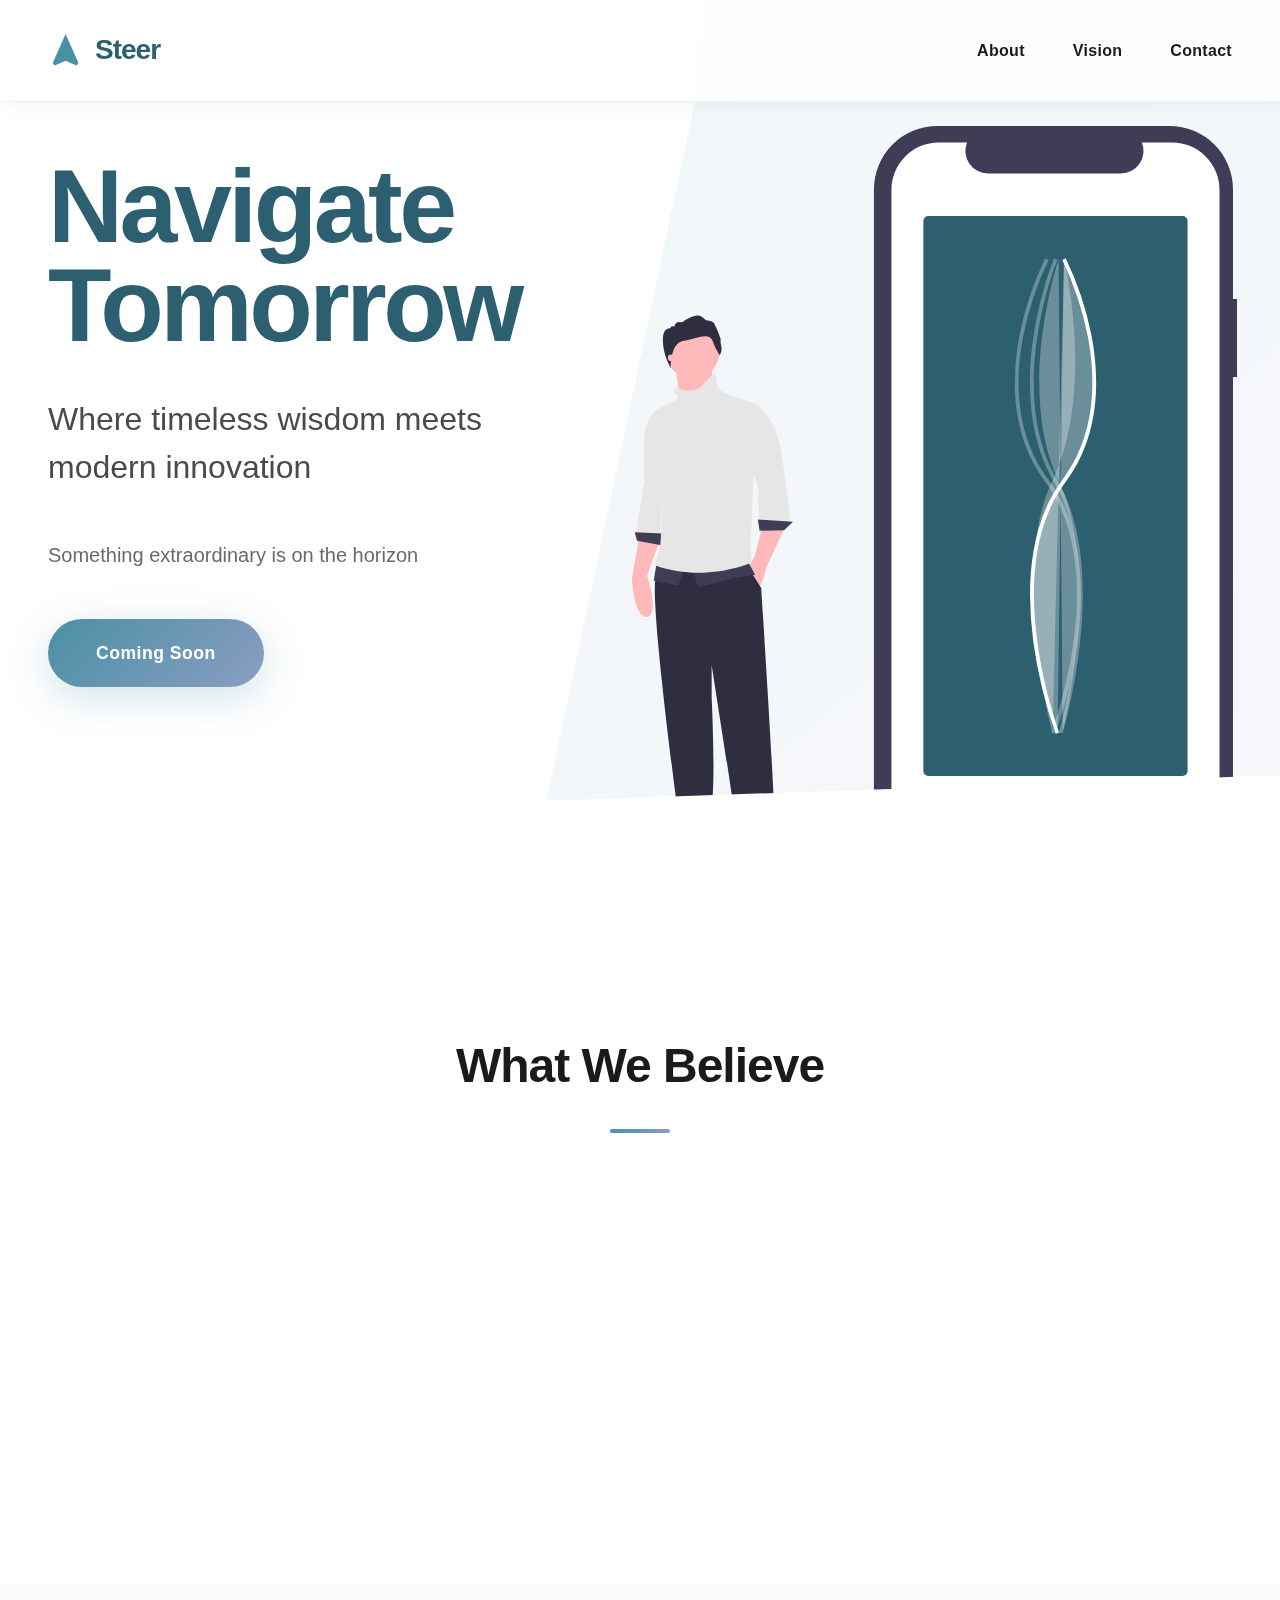
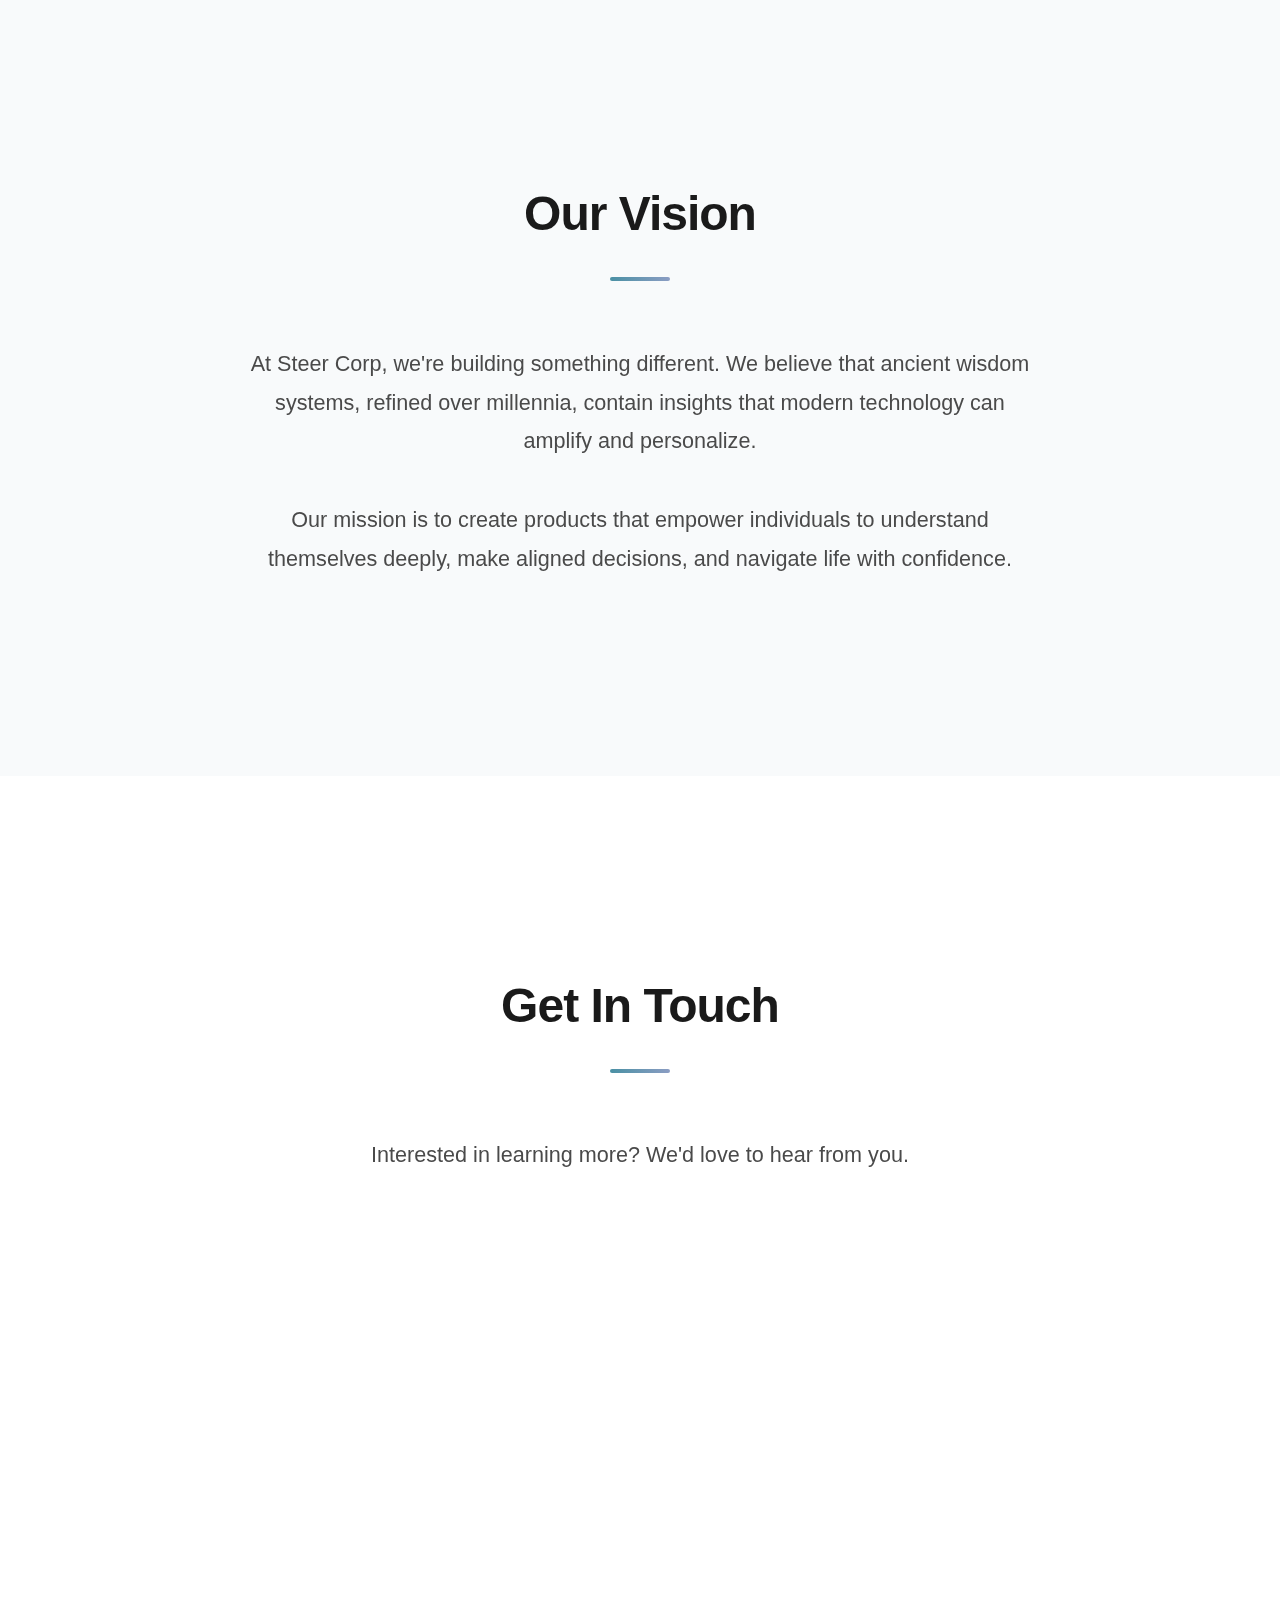
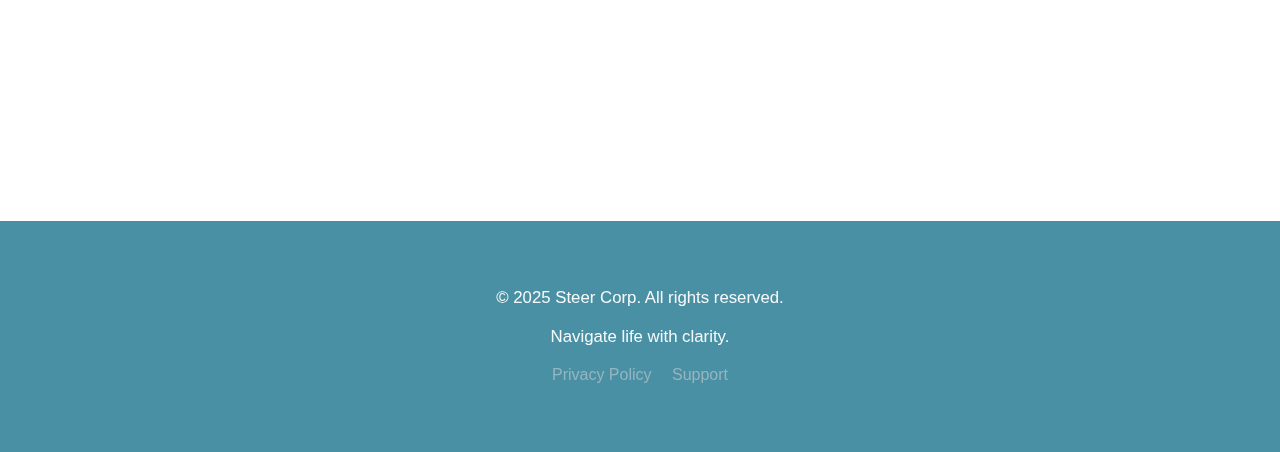
<file: index.html>
<!DOCTYPE html>
<html lang="en">
<head>
    <meta charset="UTF-8">
    <meta name="viewport" content="width=device-width, initial-scale=1.0">
    <meta name="color-scheme" content="light only">
    <meta name="description" content="Steer Corp - Bridging ancient wisdom with modern innovation">
    <meta name="keywords" content="Steer Corp, innovation, technology, wisdom">
    <title>Steer Corp - Navigate Tomorrow</title>
    <link rel="stylesheet" href="https://fonts.googleapis.com/css2?family=Material+Symbols+Outlined:opsz,wght,FILL,GRAD@24,400,0,0" />
    <link rel="stylesheet" href="styles.css">
</head>
<body>
    <!-- Navigation -->
    <nav class="navbar">
        <div class="container">
            <div class="nav-brand">
                <h1 class="logo">
                    <span class="material-symbols-outlined logo-icon">navigation</span>
                    Steer
                </h1>
            </div>
            <div class="nav-links">
                <a href="#about">About</a>
                <a href="#vision">Vision</a>
                <a href="#contact">Contact</a>
            </div>
        </div>
    </nav>

    <!-- Hero Section -->
    <section class="hero">
        <div class="container">
            <div class="hero-content">
                <h1 class="hero-title fade-in">Navigate<br>Tomorrow</h1>
                <p class="hero-subtitle fade-in-delay">Where timeless wisdom meets modern innovation</p>
                <div class="hero-tagline fade-in-delay-2">
                    <p>Something extraordinary is on the horizon</p>
                </div>
                <div class="cta-badge fade-in-delay-2">Coming Soon</div>
            </div>
            <div class="hero-visual">
                <div class="visual-container">
                    <img src="ai.svg" alt="AI" class="hero-image">
                </div>
            </div>
        </div>
    </section>

    <!-- About Section -->
    <section id="about" class="about">
        <div class="container">
            <h2 class="section-title">What We Believe</h2>
            <div class="about-content">
                <div class="about-card">
                    <span class="material-symbols-outlined card-icon">auto_awesome</span>
                    <h3>Ancient Foundations</h3>
                    <p>We believe the wisdom of the ages holds profound truths waiting to be rediscovered.</p>
                </div>
                <div class="about-card">
                    <span class="material-symbols-outlined card-icon">psychology</span>
                    <h3>Modern Technology</h3>
                    <p>Leveraging cutting-edge artificial intelligence to make wisdom accessible to everyone.</p>
                </div>
                <div class="about-card">
                    <span class="material-symbols-outlined card-icon">explore</span>
                    <h3>Personal Guidance</h3>
                    <p>Creating tools that help people navigate life's most important decisions with clarity.</p>
                </div>
            </div>
        </div>
    </section>

    <!-- Vision Section -->
    <section id="vision" class="vision">
        <div class="container">
            <h2 class="section-title">Our Vision</h2>
            <div class="vision-content">
                <div class="vision-text">
                    <p class="vision-statement">
                        At Steer Corp, we're building something different. We believe that ancient wisdom systems,
                        refined over millennia, contain insights that modern technology can amplify and personalize.
                    </p>
                    <p class="vision-statement">
                        Our mission is to create products that empower individuals to understand themselves deeply,
                        make aligned decisions, and navigate life with confidence.
                    </p>
                    <div class="vision-values">
                        <div class="value-item">
                            <span class="value-dot"></span>
                            <span>Respect for tradition and authenticity</span>
                        </div>
                        <div class="value-item">
                            <span class="value-dot"></span>
                            <span>Innovation with purpose</span>
                        </div>
                        <div class="value-item">
                            <span class="value-dot"></span>
                            <span>Privacy and security first</span>
                        </div>
                    </div>
                </div>
            </div>
        </div>
    </section>

    <!-- Contact Section -->
    <section id="contact" class="contact">
        <div class="container">
            <h2 class="section-title">Get In Touch</h2>
            <div class="contact-content">
                <p class="contact-intro">Interested in learning more? We'd love to hear from you.</p>
                <div class="contact-methods">
                    <div class="contact-item">
                        <span class="contact-label">General Inquiries</span>
                        <a href="mailto:hello@steercorp.io">hello@steercorp.io</a>
                    </div>
                    <div class="contact-item">
                        <span class="contact-label">Press & Media</span>
                        <a href="mailto:press@steercorp.io">press@steercorp.io</a>
                    </div>
                    <div class="contact-item">
                        <span class="contact-label">Support</span>
                        <a href="mailto:support@steercorp.io">support@steercorp.io</a>
                    </div>
                </div>
            </div>
        </div>
    </section>

    <!-- Footer -->
    <footer class="footer">
        <div class="container">
            <div class="footer-content">
                <p>&copy; 2025 Steer Corp. All rights reserved.</p>
                <p class="footer-tagline">Navigate life with clarity.</p>
                <div style="margin-top: 8px;">
                    <a href="privacy.html" style="color: #95b5c0; text-decoration: none; margin-right: 16px;">Privacy Policy</a>
                    <a href="mailto:support@steercorp.io" style="color: #95b5c0; text-decoration: none;">Support</a>
                </div>
            </div>
        </div>
    </footer>

    <script src="script.js"></script>
</body>
</html>
</file>
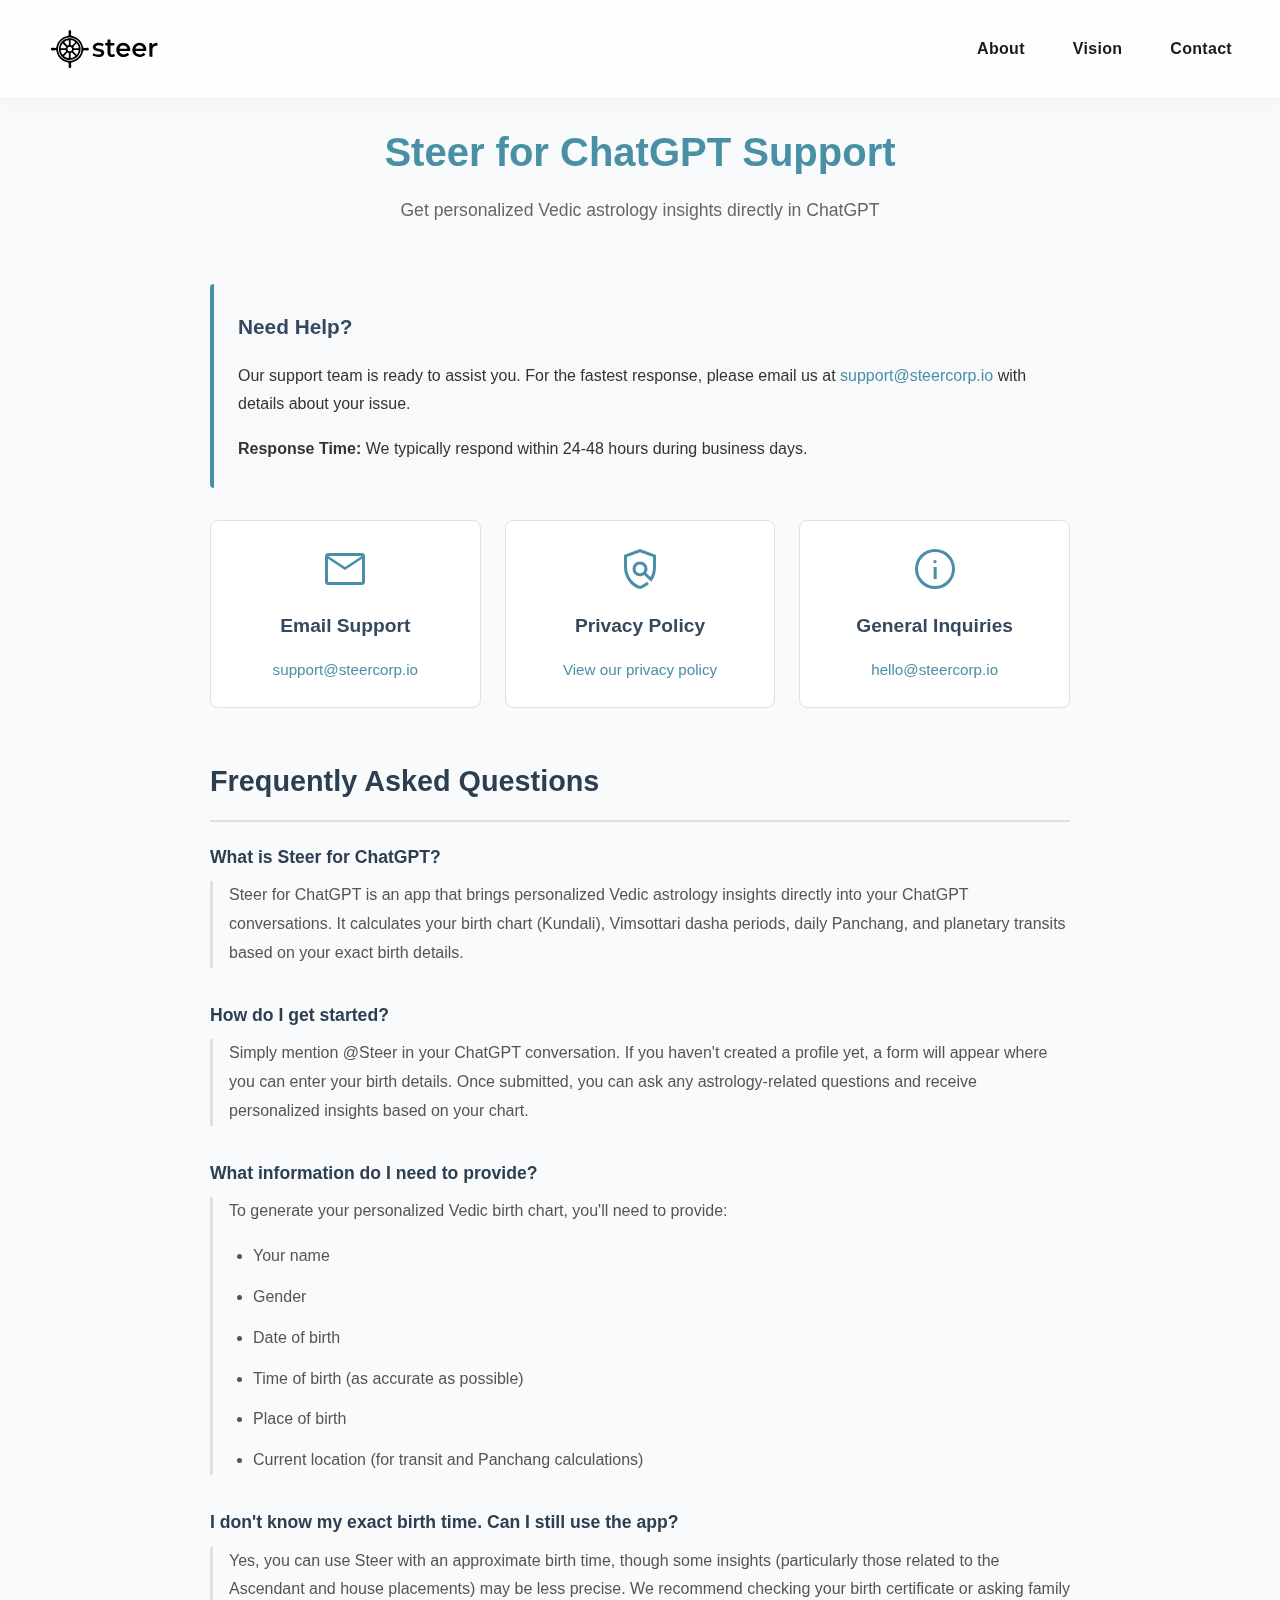
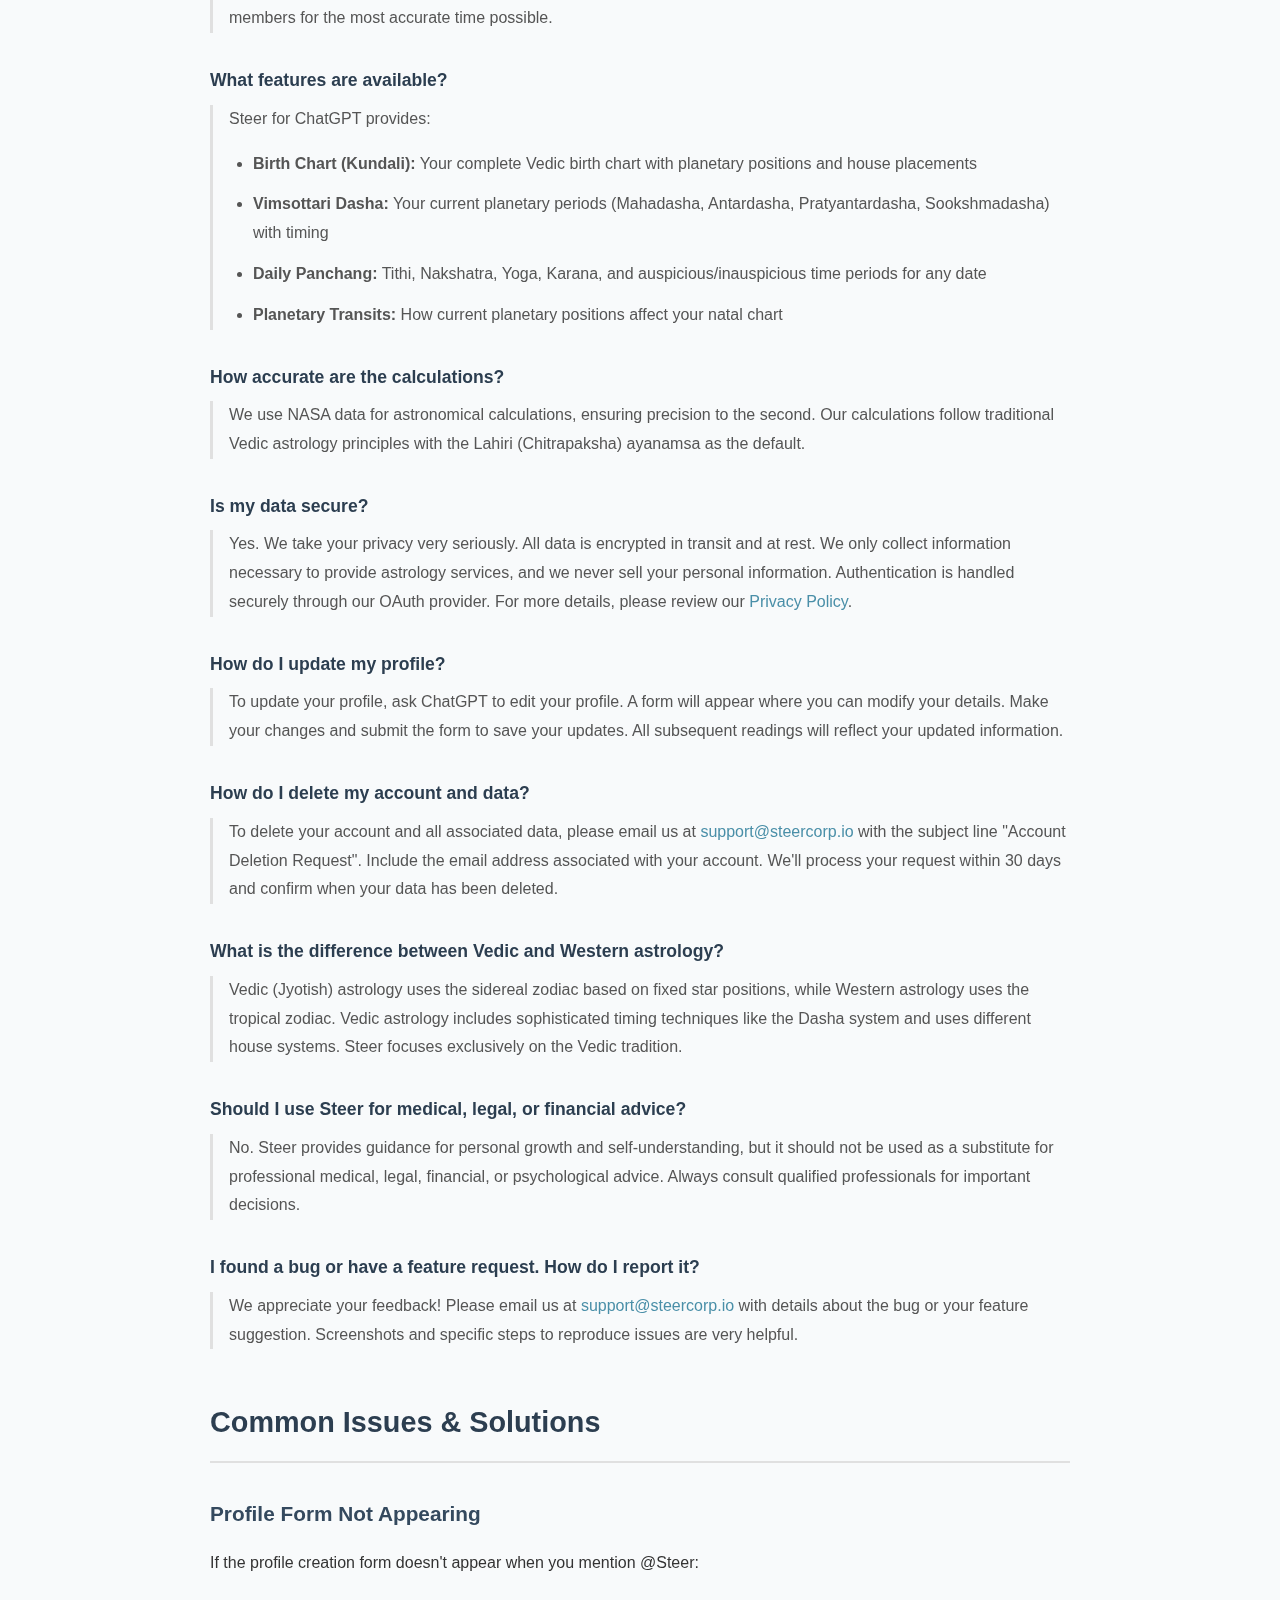
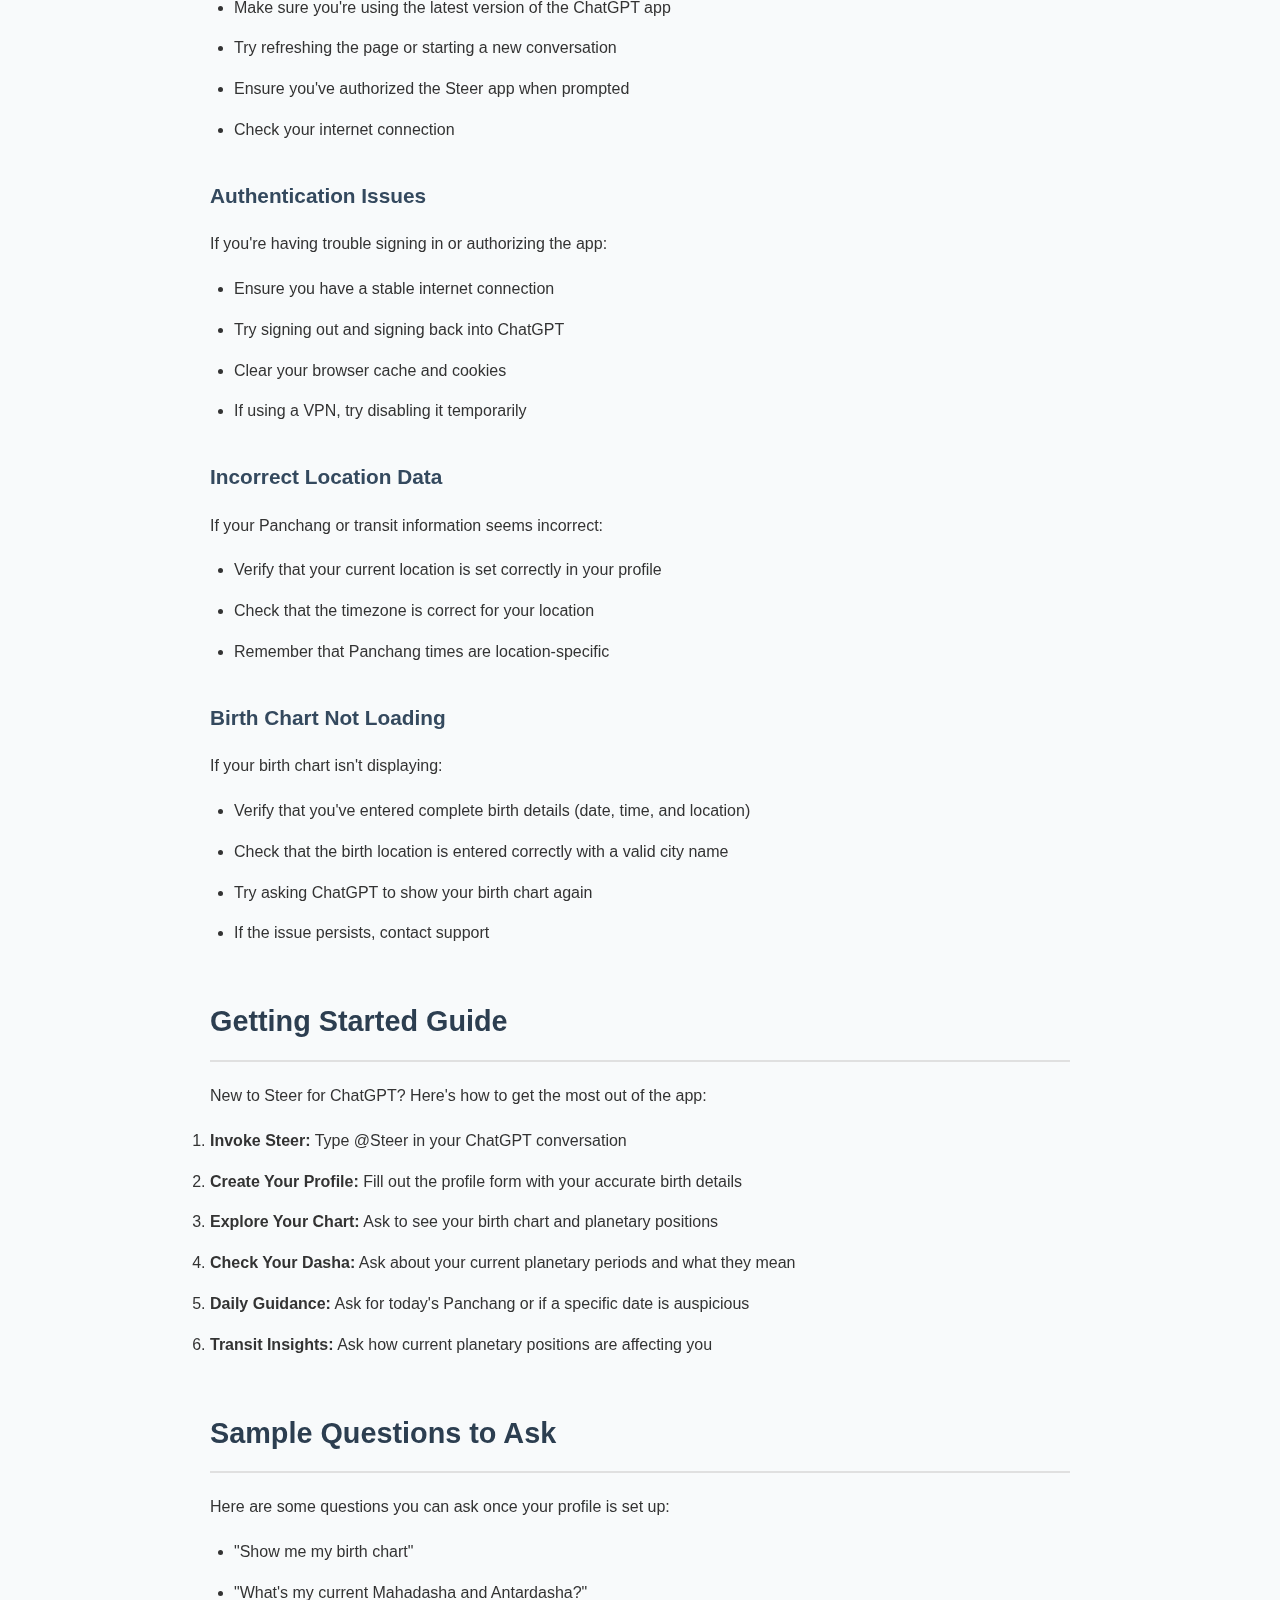
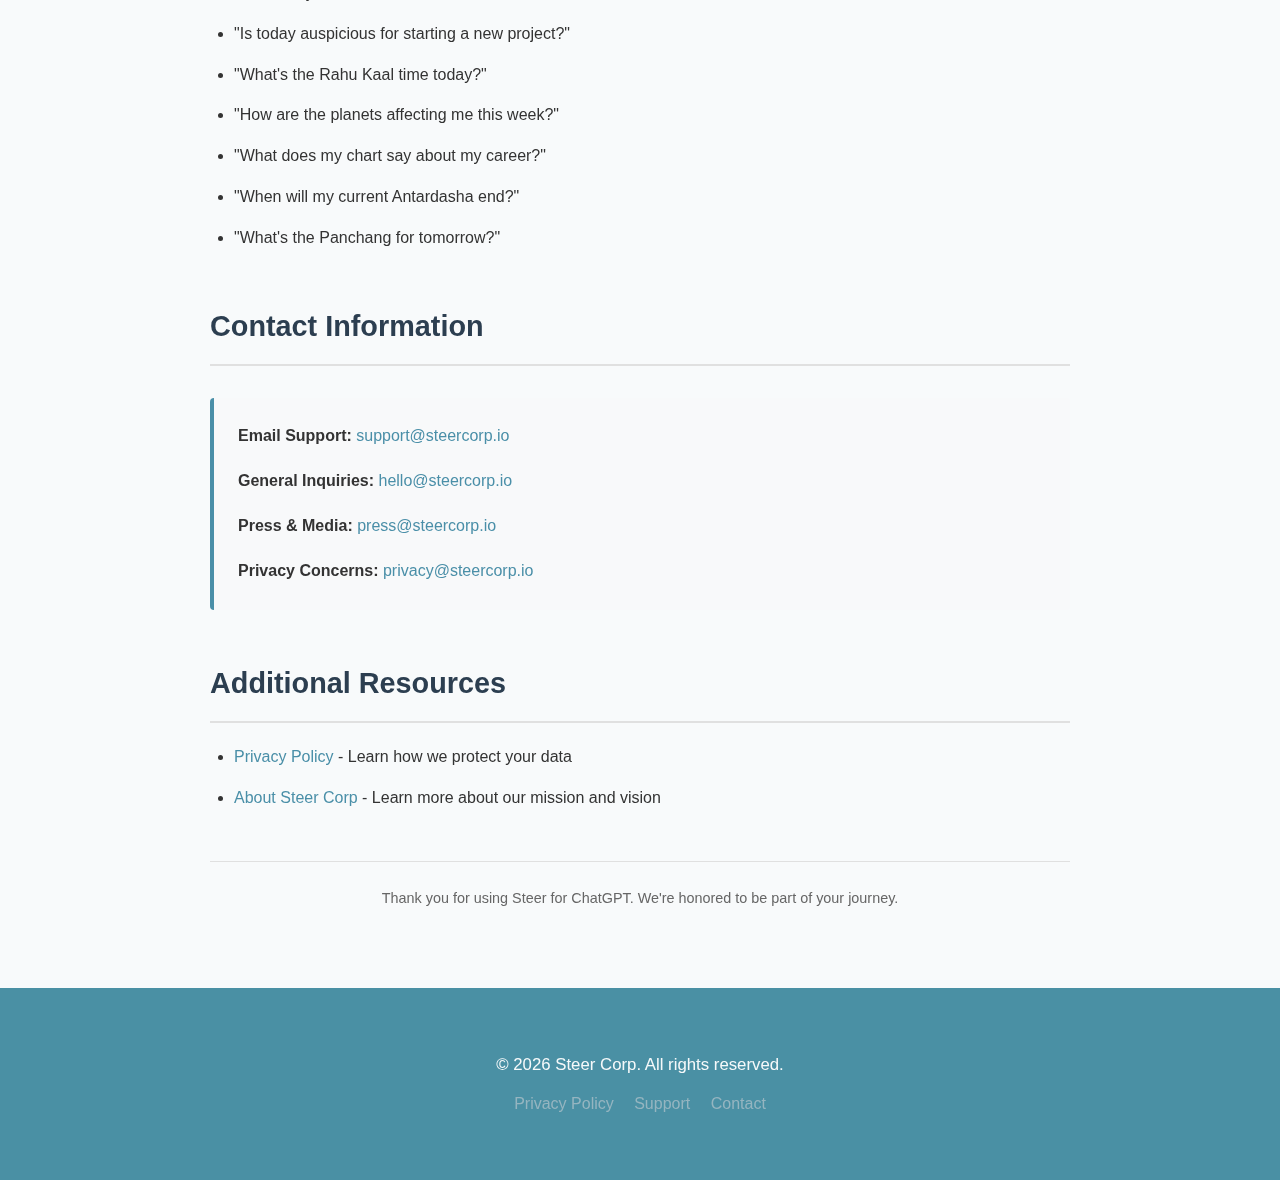
<file: chatgpt-support.html>
<!DOCTYPE html>
<html lang="en">
<head>
    <meta charset="UTF-8">
    <meta name="viewport" content="width=device-width, initial-scale=1.0">
    <meta name="color-scheme" content="light only">
    <meta name="description" content="Steer for ChatGPT Support - Get help with the Steer Vedic Astrology ChatGPT App">
    <meta name="keywords" content="Steer, ChatGPT, support, help, FAQ, Vedic astrology, contact">
    <title>Support - Steer for ChatGPT</title>
    <link rel="stylesheet" href="https://fonts.googleapis.com/css2?family=Material+Symbols+Outlined:opsz,wght,FILL,GRAD@24,400,0,0" />
    <link rel="stylesheet" href="styles.css">
    <style>
        .support-container {
            max-width: 900px;
            margin: 0 auto;
            padding: 120px 20px 60px;
        }

        .support-header {
            text-align: center;
            margin-bottom: 60px;
        }

        .support-header h1 {
            font-size: 2.5rem;
            color: var(--primary, #4A8FA8);
            margin-bottom: 12px;
        }

        .support-header p {
            color: #666;
            font-size: 1.1rem;
        }

        .support-content {
            line-height: 1.8;
            color: #333;
        }

        .support-content h2 {
            font-size: 1.8rem;
            color: #2c3e50;
            margin-top: 48px;
            margin-bottom: 20px;
            padding-bottom: 12px;
            border-bottom: 2px solid #e0e0e0;
        }

        .support-content h3 {
            font-size: 1.3rem;
            color: #34495e;
            margin-top: 32px;
            margin-bottom: 16px;
        }

        .support-content p {
            margin-bottom: 16px;
        }

        .support-content ul {
            margin-bottom: 20px;
            padding-left: 24px;
        }

        .support-content li {
            margin-bottom: 12px;
        }

        .support-content a {
            color: #4A8FA8;
            text-decoration: none;
            border-bottom: 1px solid transparent;
            transition: border-bottom-color 0.3s;
        }

        .support-content a:hover {
            border-bottom-color: #4A8FA8;
        }

        .contact-box {
            background: #f8f9fa;
            border-left: 4px solid #4A8FA8;
            padding: 24px;
            margin: 32px 0;
            border-radius: 4px;
        }

        .contact-box h3 {
            margin-top: 0;
        }

        .faq-item {
            margin-bottom: 32px;
        }

        .faq-question {
            font-weight: 600;
            color: #2c3e50;
            font-size: 1.1rem;
            margin-bottom: 8px;
        }

        .faq-answer {
            color: #555;
            padding-left: 16px;
            border-left: 3px solid #e0e0e0;
        }

        .support-cards {
            display: grid;
            grid-template-columns: repeat(auto-fit, minmax(250px, 1fr));
            gap: 24px;
            margin: 32px 0;
        }

        .support-card {
            background: #fff;
            border: 1px solid #e0e0e0;
            border-radius: 8px;
            padding: 24px;
            text-align: center;
            transition: box-shadow 0.3s;
        }

        .support-card:hover {
            box-shadow: 0 4px 12px rgba(0,0,0,0.1);
        }

        .support-card-icon {
            font-size: 48px;
            color: #4A8FA8;
            margin-bottom: 16px;
        }

        .support-card h3 {
            margin: 0 0 12px 0;
            font-size: 1.2rem;
        }

        .support-card p {
            margin: 0;
            font-size: 0.95rem;
            color: #666;
        }

        @media (max-width: 768px) {
            .support-container {
                padding: 100px 16px 40px;
            }

            .support-header h1 {
                font-size: 2rem;
            }

            .support-content h2 {
                font-size: 1.5rem;
            }

            .support-cards {
                grid-template-columns: 1fr;
            }
        }
    </style>
</head>
<body>
    <!-- Navigation -->
    <nav class="navbar">
        <div class="container">
            <div class="nav-brand">
                <a href="index.html" class="logo">
                    <img src="steer-logo-v3.svg" alt="Steer" style="height: 40px;">
                </a>
            </div>
            <div class="nav-links">
                <a href="index.html#about">About</a>
                <a href="index.html#vision">Vision</a>
                <a href="index.html#contact">Contact</a>
            </div>
        </div>
    </nav>

    <!-- Support Content -->
    <div class="support-container">
        <div class="support-header">
            <h1>Steer for ChatGPT Support</h1>
            <p>Get personalized Vedic astrology insights directly in ChatGPT</p>
        </div>

        <div class="support-content">
            <div class="contact-box">
                <h3>Need Help?</h3>
                <p>
                    Our support team is ready to assist you. For the fastest response, please email us at
                    <a href="mailto:support@steercorp.io">support@steercorp.io</a> with details about your issue.
                </p>
                <p style="margin-bottom: 0;">
                    <strong>Response Time:</strong> We typically respond within 24-48 hours during business days.
                </p>
            </div>

            <div class="support-cards">
                <div class="support-card">
                    <span class="material-symbols-outlined support-card-icon">mail</span>
                    <h3>Email Support</h3>
                    <p><a href="mailto:support@steercorp.io">support@steercorp.io</a></p>
                </div>
                <div class="support-card">
                    <span class="material-symbols-outlined support-card-icon">policy</span>
                    <h3>Privacy Policy</h3>
                    <p><a href="privacy.html">View our privacy policy</a></p>
                </div>
                <div class="support-card">
                    <span class="material-symbols-outlined support-card-icon">info</span>
                    <h3>General Inquiries</h3>
                    <p><a href="mailto:hello@steercorp.io">hello@steercorp.io</a></p>
                </div>
            </div>

            <h2>Frequently Asked Questions</h2>

            <div class="faq-item">
                <div class="faq-question">What is Steer for ChatGPT?</div>
                <div class="faq-answer">
                    <p>Steer for ChatGPT is an app that brings personalized Vedic astrology insights directly into your ChatGPT conversations. It calculates your birth chart (Kundali), Vimsottari dasha periods, daily Panchang, and planetary transits based on your exact birth details.</p>
                </div>
            </div>

            <div class="faq-item">
                <div class="faq-question">How do I get started?</div>
                <div class="faq-answer">
                    <p>Simply mention @Steer in your ChatGPT conversation. If you haven't created a profile yet, a form will appear where you can enter your birth details. Once submitted, you can ask any astrology-related questions and receive personalized insights based on your chart.</p>
                </div>
            </div>

            <div class="faq-item">
                <div class="faq-question">What information do I need to provide?</div>
                <div class="faq-answer">
                    <p>To generate your personalized Vedic birth chart, you'll need to provide:</p>
                    <ul>
                        <li>Your name</li>
                        <li>Gender</li>
                        <li>Date of birth</li>
                        <li>Time of birth (as accurate as possible)</li>
                        <li>Place of birth</li>
                        <li>Current location (for transit and Panchang calculations)</li>
                    </ul>
                </div>
            </div>

            <div class="faq-item">
                <div class="faq-question">I don't know my exact birth time. Can I still use the app?</div>
                <div class="faq-answer">
                    <p>Yes, you can use Steer with an approximate birth time, though some insights (particularly those related to the Ascendant and house placements) may be less precise. We recommend checking your birth certificate or asking family members for the most accurate time possible.</p>
                </div>
            </div>

            <div class="faq-item">
                <div class="faq-question">What features are available?</div>
                <div class="faq-answer">
                    <p>Steer for ChatGPT provides:</p>
                    <ul>
                        <li><strong>Birth Chart (Kundali):</strong> Your complete Vedic birth chart with planetary positions and house placements</li>
                        <li><strong>Vimsottari Dasha:</strong> Your current planetary periods (Mahadasha, Antardasha, Pratyantardasha, Sookshmadasha) with timing</li>
                        <li><strong>Daily Panchang:</strong> Tithi, Nakshatra, Yoga, Karana, and auspicious/inauspicious time periods for any date</li>
                        <li><strong>Planetary Transits:</strong> How current planetary positions affect your natal chart</li>
                    </ul>
                </div>
            </div>

            <div class="faq-item">
                <div class="faq-question">How accurate are the calculations?</div>
                <div class="faq-answer">
                    <p>We use NASA data for astronomical calculations, ensuring precision to the second. Our calculations follow traditional Vedic astrology principles with the Lahiri (Chitrapaksha) ayanamsa as the default.</p>
                </div>
            </div>

            <div class="faq-item">
                <div class="faq-question">Is my data secure?</div>
                <div class="faq-answer">
                    <p>Yes. We take your privacy very seriously. All data is encrypted in transit and at rest. We only collect information necessary to provide astrology services, and we never sell your personal information. Authentication is handled securely through our OAuth provider. For more details, please review our <a href="privacy.html">Privacy Policy</a>.</p>
                </div>
            </div>

            <div class="faq-item">
                <div class="faq-question">How do I update my profile?</div>
                <div class="faq-answer">
                    <p>To update your profile, ask ChatGPT to edit your profile. A form will appear where you can modify your details. Make your changes and submit the form to save your updates. All subsequent readings will reflect your updated information.</p>
                </div>
            </div>

            <div class="faq-item">
                <div class="faq-question">How do I delete my account and data?</div>
                <div class="faq-answer">
                    <p>To delete your account and all associated data, please email us at <a href="mailto:support@steercorp.io">support@steercorp.io</a> with the subject line "Account Deletion Request". Include the email address associated with your account. We'll process your request within 30 days and confirm when your data has been deleted.</p>
                </div>
            </div>

            <div class="faq-item">
                <div class="faq-question">What is the difference between Vedic and Western astrology?</div>
                <div class="faq-answer">
                    <p>Vedic (Jyotish) astrology uses the sidereal zodiac based on fixed star positions, while Western astrology uses the tropical zodiac. Vedic astrology includes sophisticated timing techniques like the Dasha system and uses different house systems. Steer focuses exclusively on the Vedic tradition.</p>
                </div>
            </div>

            <div class="faq-item">
                <div class="faq-question">Should I use Steer for medical, legal, or financial advice?</div>
                <div class="faq-answer">
                    <p>No. Steer provides guidance for personal growth and self-understanding, but it should not be used as a substitute for professional medical, legal, financial, or psychological advice. Always consult qualified professionals for important decisions.</p>
                </div>
            </div>

            <div class="faq-item">
                <div class="faq-question">I found a bug or have a feature request. How do I report it?</div>
                <div class="faq-answer">
                    <p>We appreciate your feedback! Please email us at <a href="mailto:support@steercorp.io">support@steercorp.io</a> with details about the bug or your feature suggestion. Screenshots and specific steps to reproduce issues are very helpful.</p>
                </div>
            </div>

            <h2>Common Issues & Solutions</h2>

            <h3>Profile Form Not Appearing</h3>
            <p>If the profile creation form doesn't appear when you mention @Steer:</p>
            <ul>
                <li>Make sure you're using the latest version of the ChatGPT app</li>
                <li>Try refreshing the page or starting a new conversation</li>
                <li>Ensure you've authorized the Steer app when prompted</li>
                <li>Check your internet connection</li>
            </ul>

            <h3>Authentication Issues</h3>
            <p>If you're having trouble signing in or authorizing the app:</p>
            <ul>
                <li>Ensure you have a stable internet connection</li>
                <li>Try signing out and signing back into ChatGPT</li>
                <li>Clear your browser cache and cookies</li>
                <li>If using a VPN, try disabling it temporarily</li>
            </ul>

            <h3>Incorrect Location Data</h3>
            <p>If your Panchang or transit information seems incorrect:</p>
            <ul>
                <li>Verify that your current location is set correctly in your profile</li>
                <li>Check that the timezone is correct for your location</li>
                <li>Remember that Panchang times are location-specific</li>
            </ul>

            <h3>Birth Chart Not Loading</h3>
            <p>If your birth chart isn't displaying:</p>
            <ul>
                <li>Verify that you've entered complete birth details (date, time, and location)</li>
                <li>Check that the birth location is entered correctly with a valid city name</li>
                <li>Try asking ChatGPT to show your birth chart again</li>
                <li>If the issue persists, contact support</li>
            </ul>

            <h2>Getting Started Guide</h2>
            <p>New to Steer for ChatGPT? Here's how to get the most out of the app:</p>
            <ol>
                <li><strong>Invoke Steer:</strong> Type @Steer in your ChatGPT conversation</li>
                <li><strong>Create Your Profile:</strong> Fill out the profile form with your accurate birth details</li>
                <li><strong>Explore Your Chart:</strong> Ask to see your birth chart and planetary positions</li>
                <li><strong>Check Your Dasha:</strong> Ask about your current planetary periods and what they mean</li>
                <li><strong>Daily Guidance:</strong> Ask for today's Panchang or if a specific date is auspicious</li>
                <li><strong>Transit Insights:</strong> Ask how current planetary positions are affecting you</li>
            </ol>

            <h2>Sample Questions to Ask</h2>
            <p>Here are some questions you can ask once your profile is set up:</p>
            <ul>
                <li>"Show me my birth chart"</li>
                <li>"What's my current Mahadasha and Antardasha?"</li>
                <li>"Is today auspicious for starting a new project?"</li>
                <li>"What's the Rahu Kaal time today?"</li>
                <li>"How are the planets affecting me this week?"</li>
                <li>"What does my chart say about my career?"</li>
                <li>"When will my current Antardasha end?"</li>
                <li>"What's the Panchang for tomorrow?"</li>
            </ul>

            <h2>Contact Information</h2>
            <div class="contact-box">
                <p><strong>Email Support:</strong> <a href="mailto:support@steercorp.io">support@steercorp.io</a></p>
                <p><strong>General Inquiries:</strong> <a href="mailto:hello@steercorp.io">hello@steercorp.io</a></p>
                <p><strong>Press & Media:</strong> <a href="mailto:press@steercorp.io">press@steercorp.io</a></p>
                <p style="margin-bottom: 0;"><strong>Privacy Concerns:</strong> <a href="mailto:privacy@steercorp.io">privacy@steercorp.io</a></p>
            </div>

            <h2>Additional Resources</h2>
            <ul>
                <li><a href="privacy.html">Privacy Policy</a> - Learn how we protect your data</li>
                <li><a href="index.html">About Steer Corp</a> - Learn more about our mission and vision</li>
            </ul>

            <p style="margin-top: 48px; padding-top: 24px; border-top: 1px solid #e0e0e0; color: #666; font-size: 0.9rem; text-align: center;">
                Thank you for using Steer for ChatGPT. We're honored to be part of your journey.
            </p>
        </div>
    </div>

    <!-- Footer -->
    <footer class="footer">
        <div class="container">
            <div class="footer-content">
                <p>&copy; 2026 Steer Corp. All rights reserved.</p>
                <div style="margin-top: 8px;">
                    <a href="privacy.html" style="color: #95b5c0; text-decoration: none; margin-right: 16px;">Privacy Policy</a>
                    <a href="chatgpt-support.html" style="color: #95b5c0; text-decoration: none; margin-right: 16px;">Support</a>
                    <a href="mailto:support@steercorp.io" style="color: #95b5c0; text-decoration: none;">Contact</a>
                </div>
            </div>
        </div>
    </footer>

    <script src="script.js"></script>
</body>
</html>
</file>
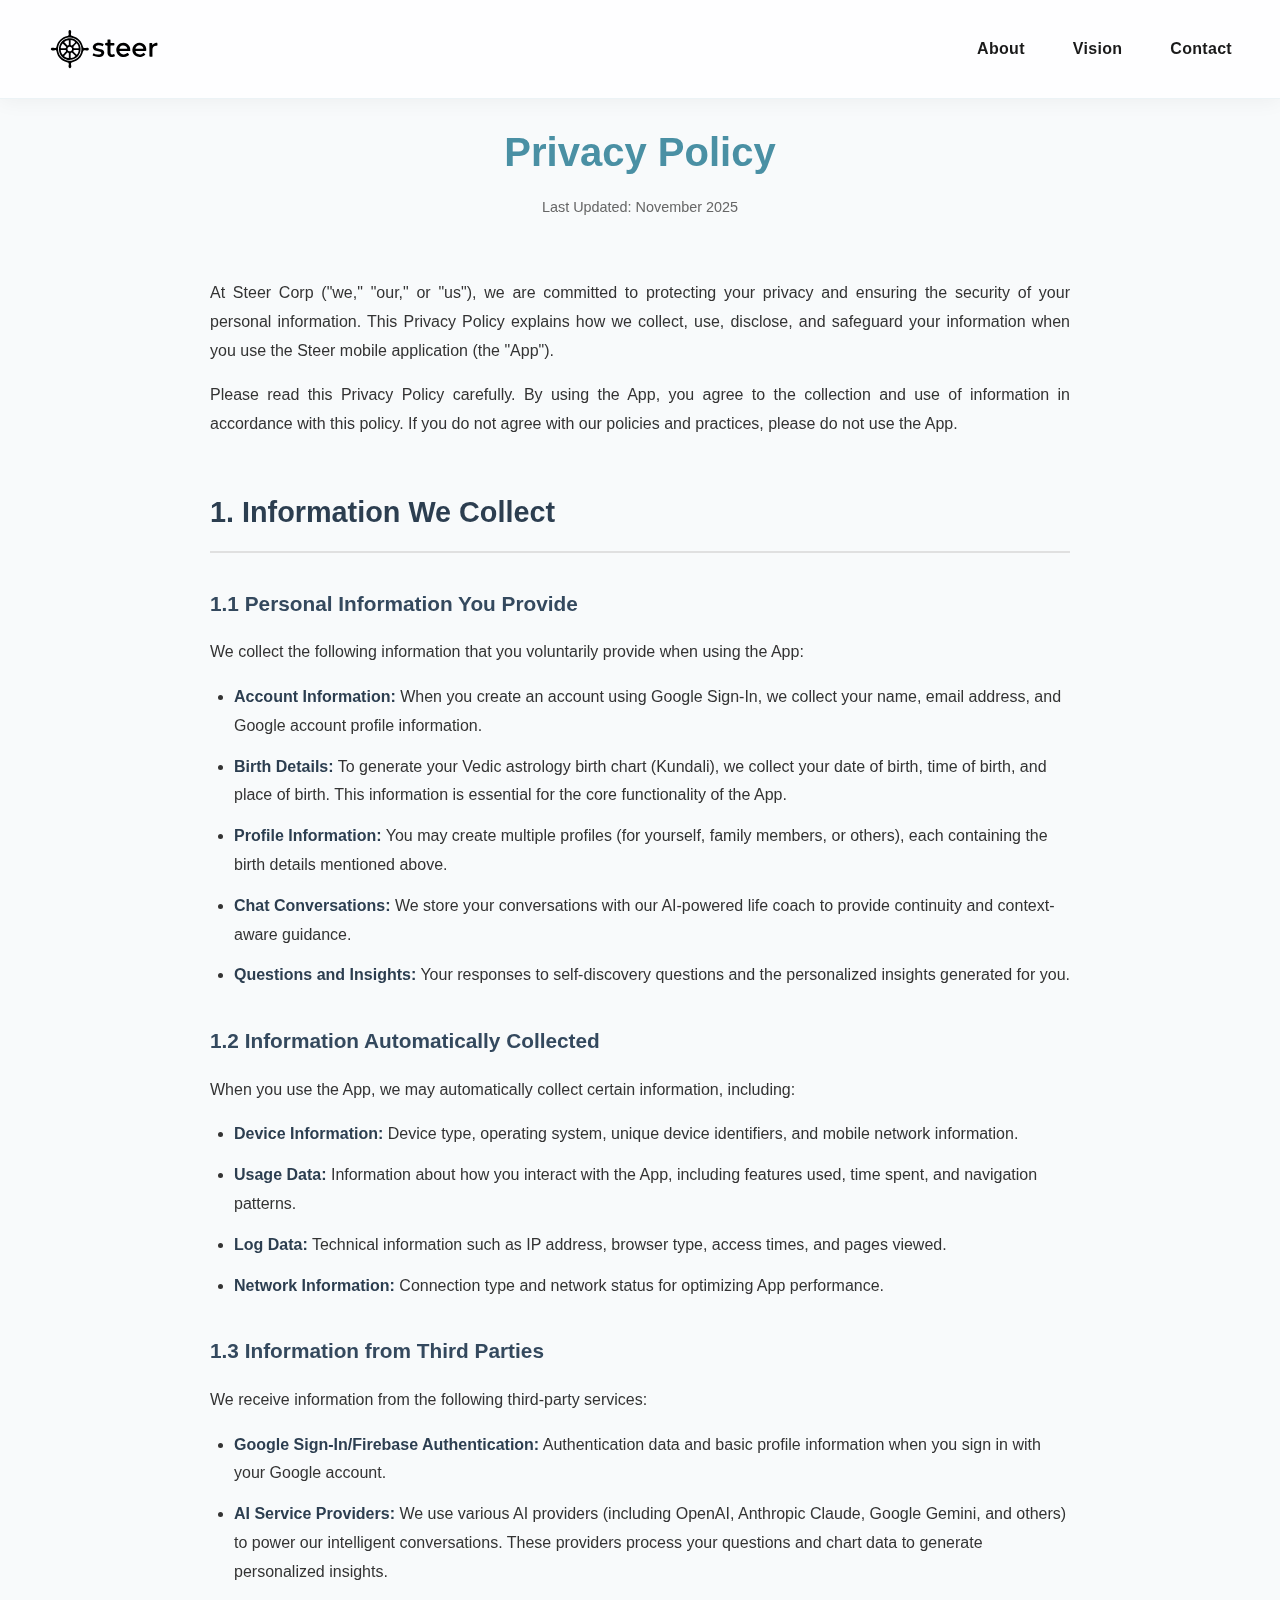
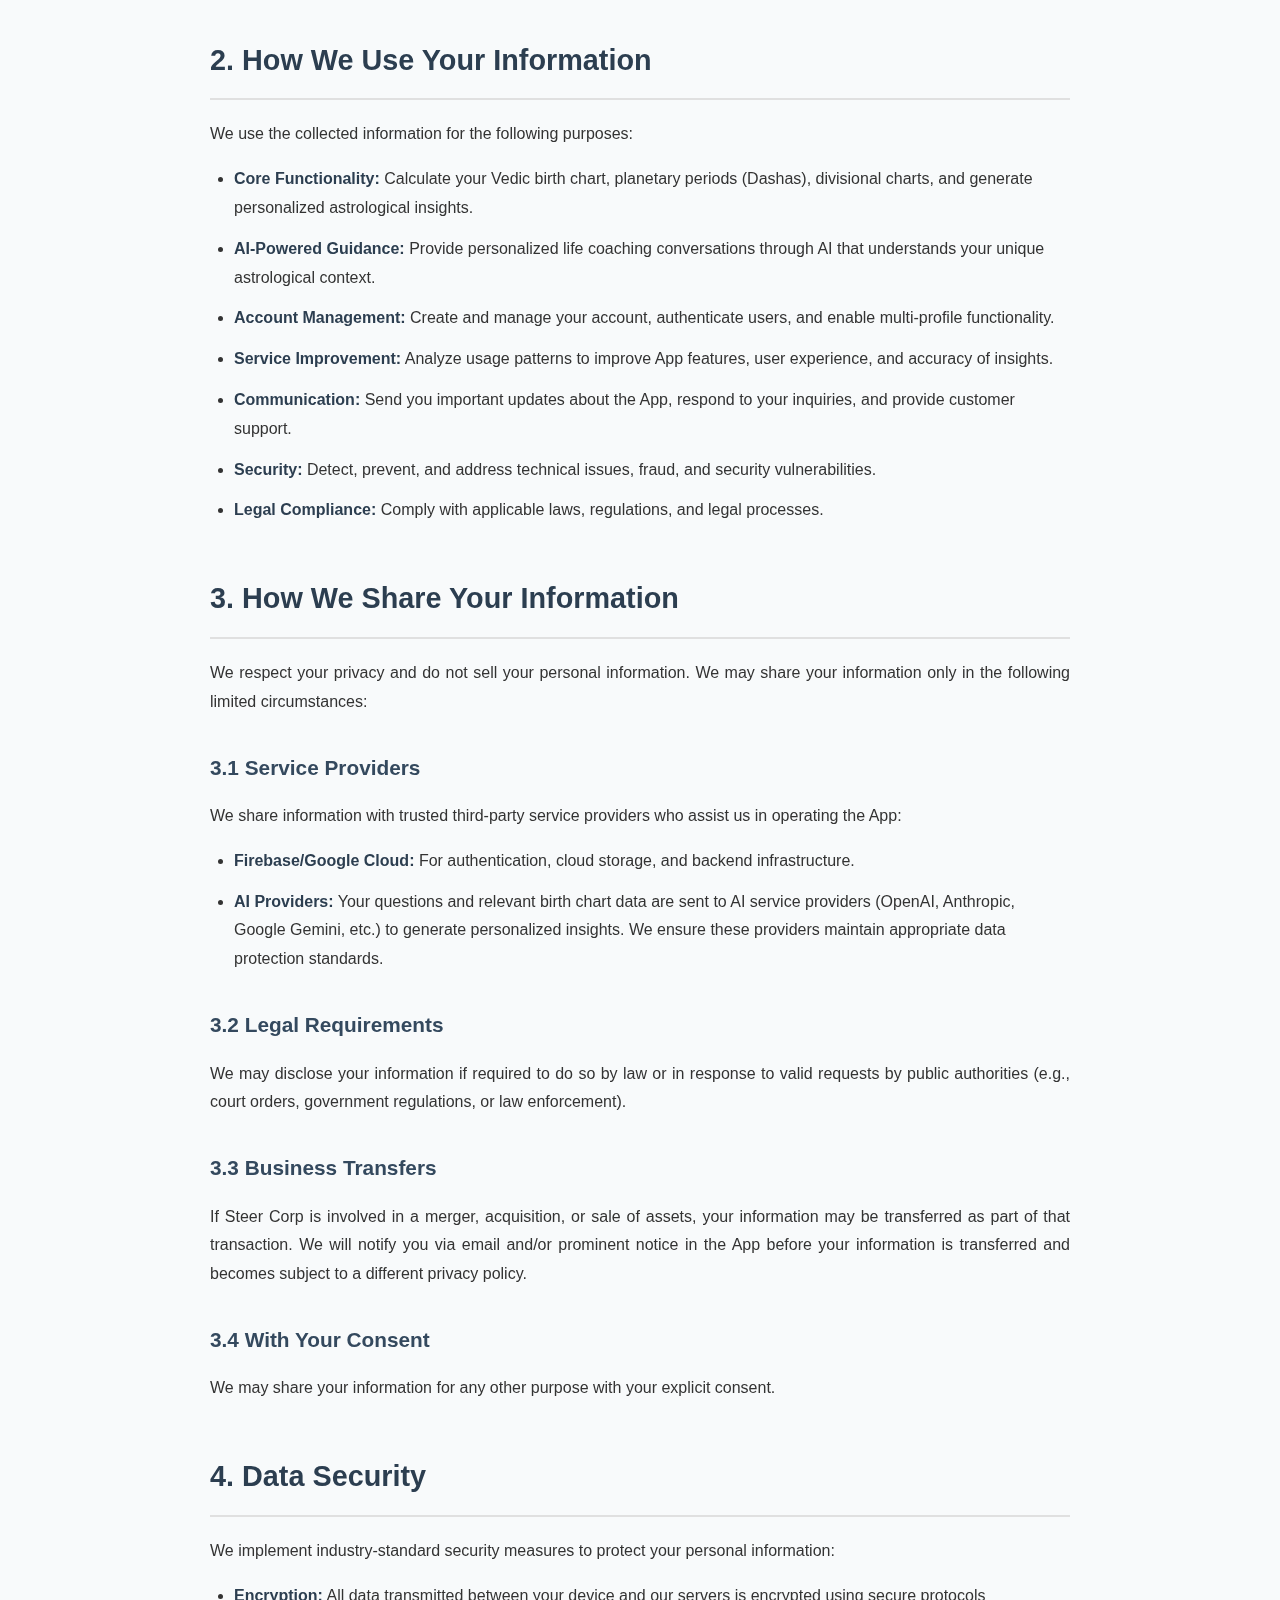
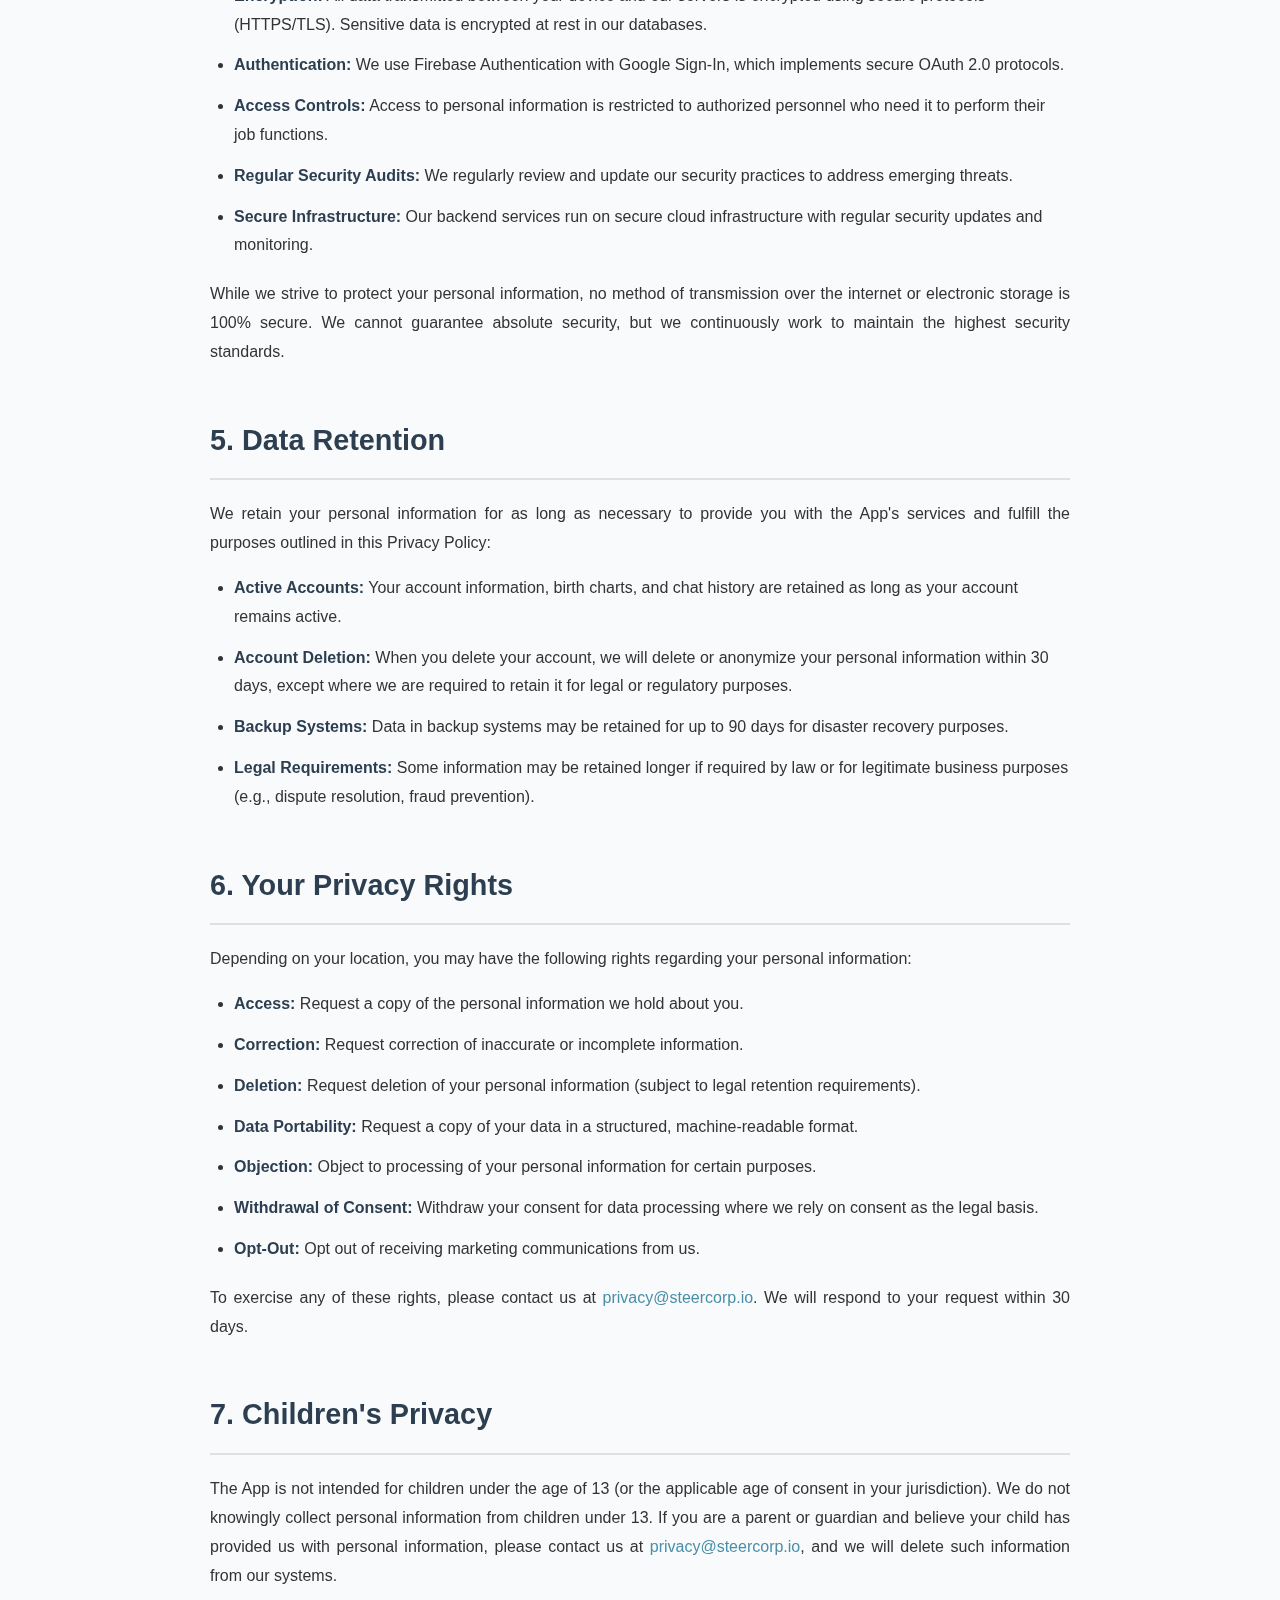
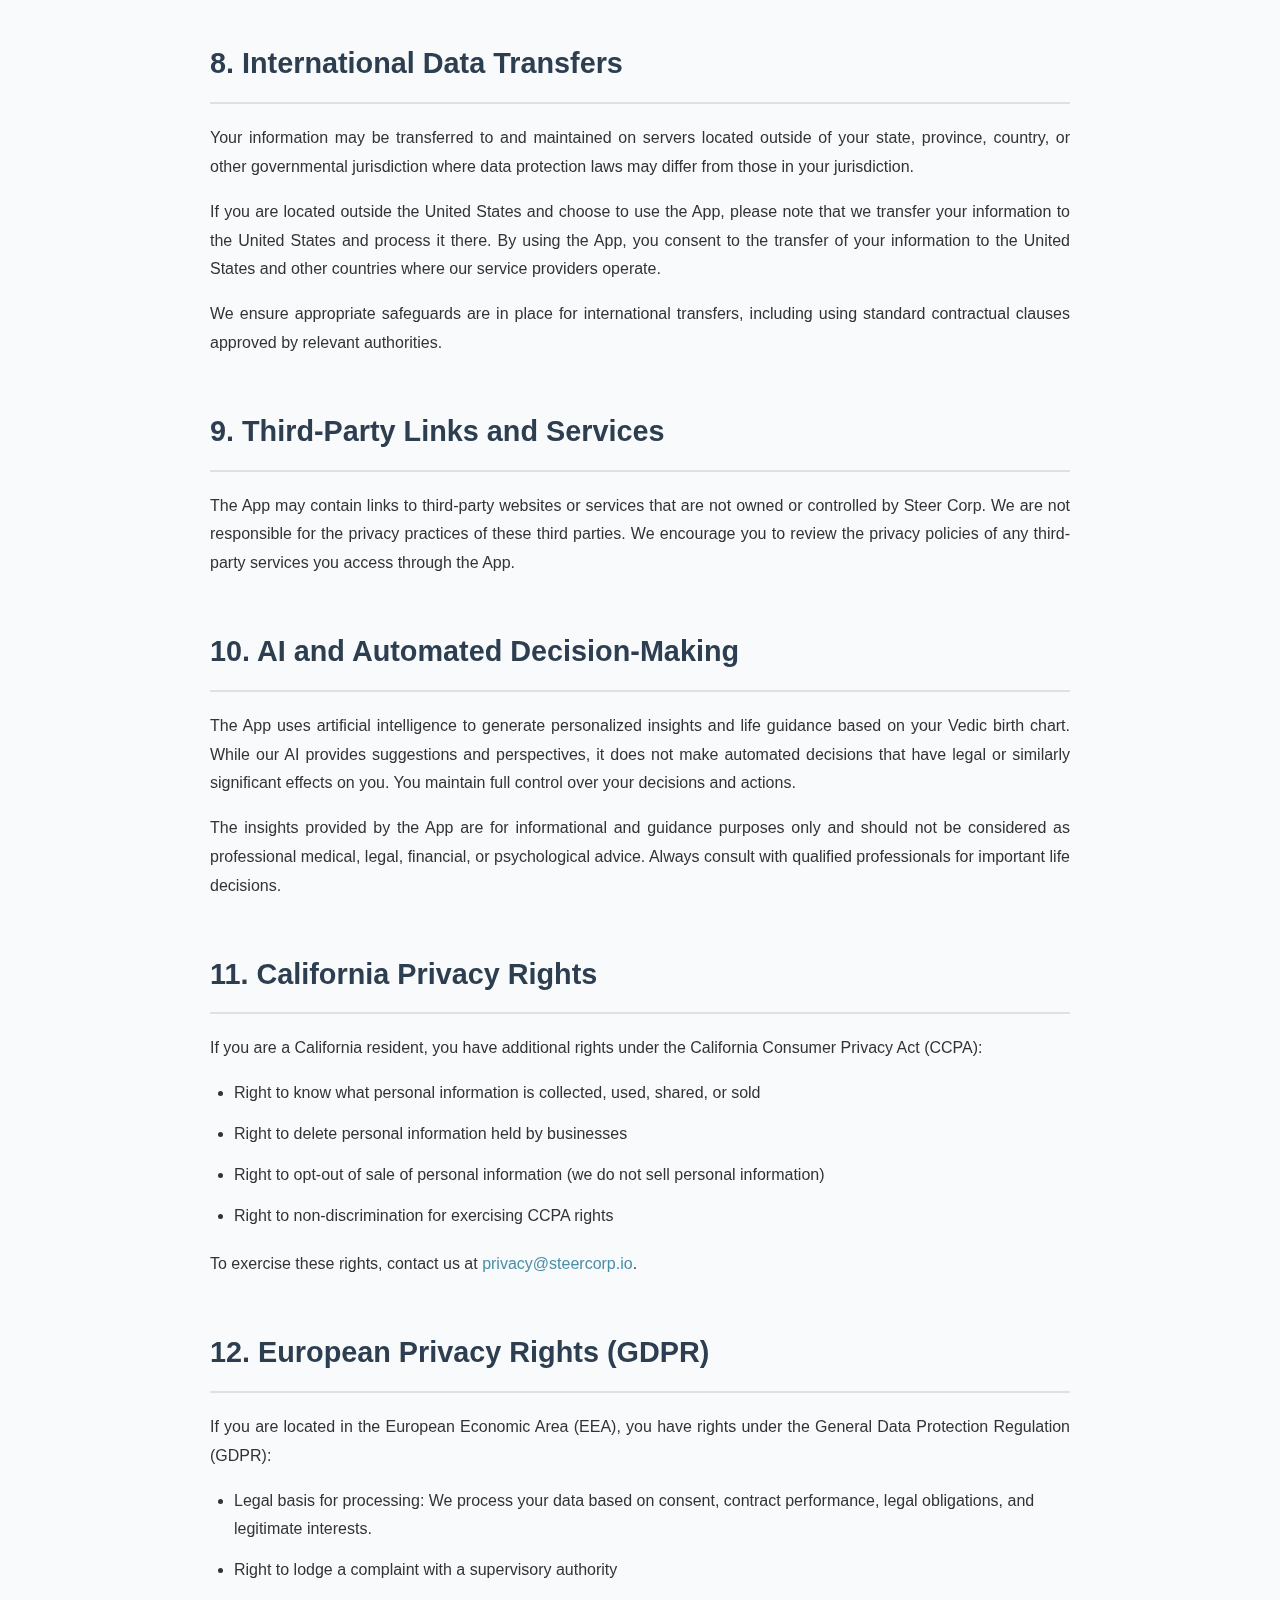
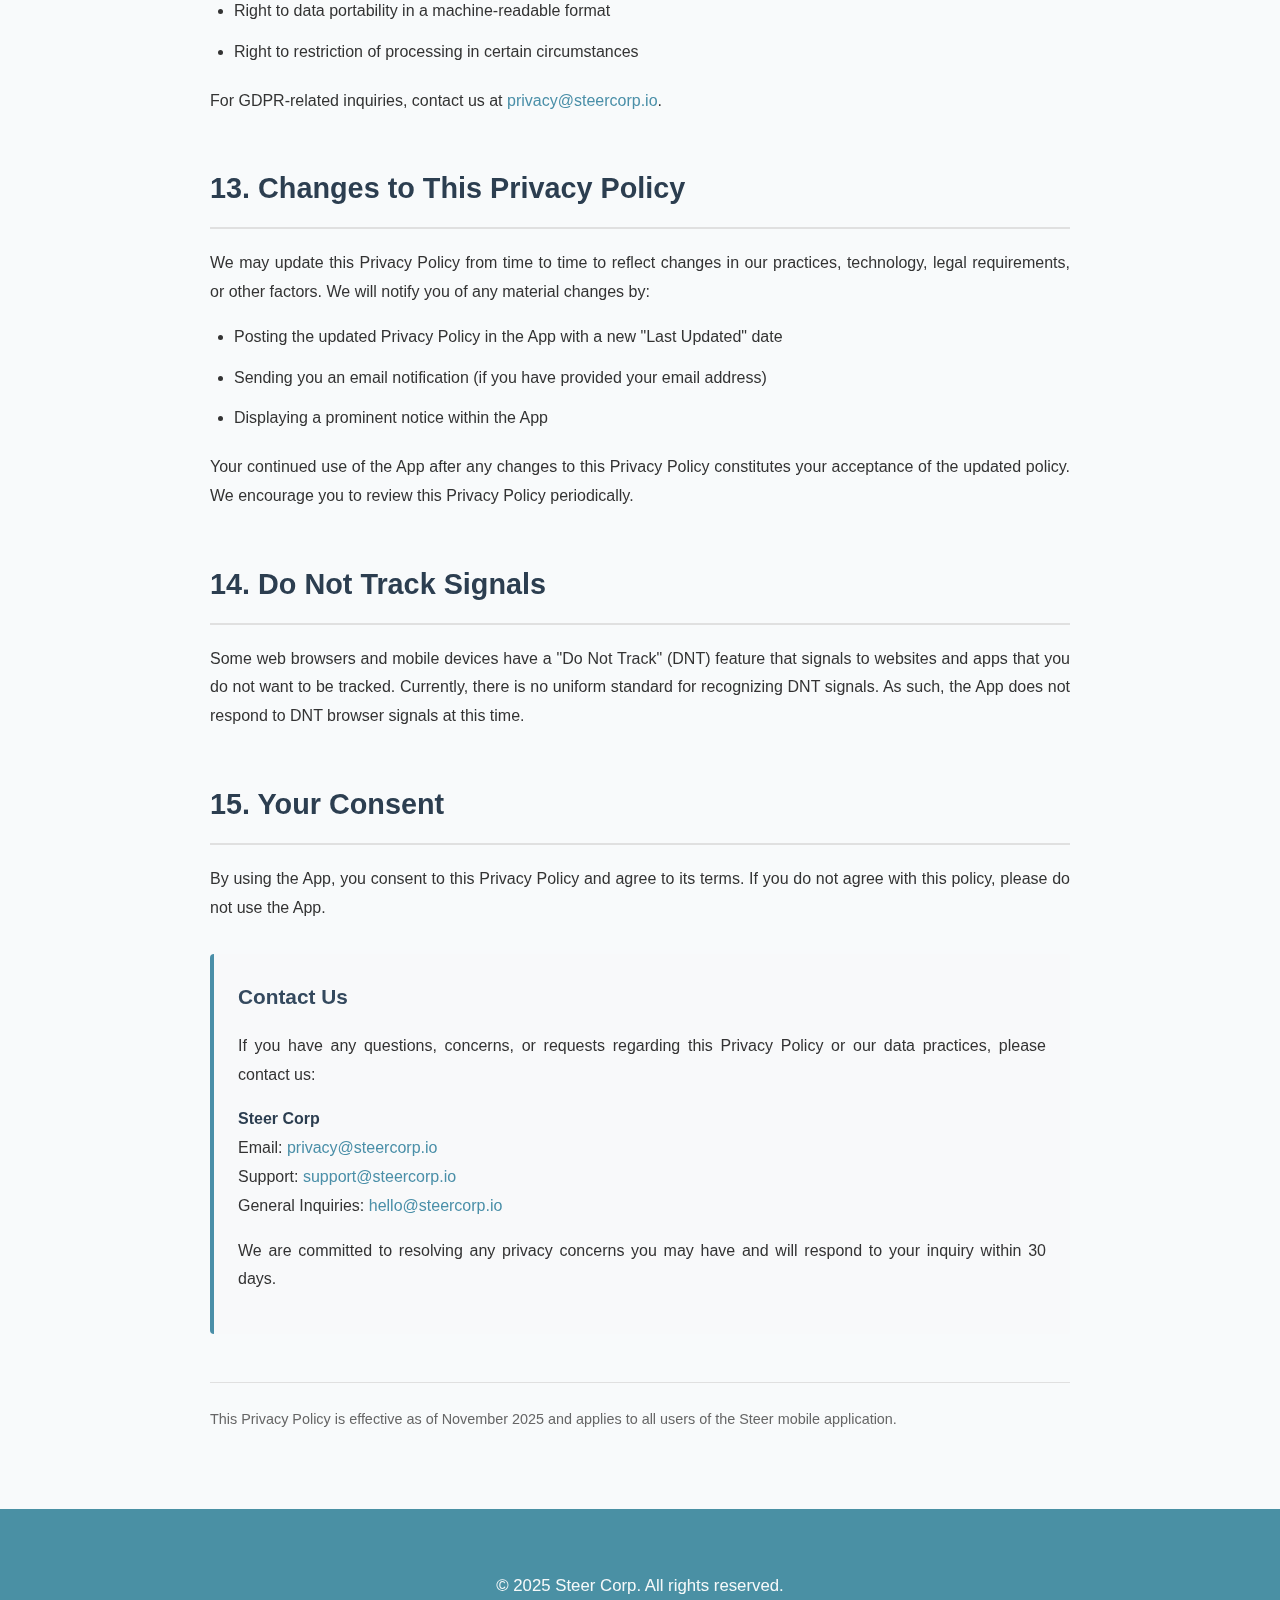
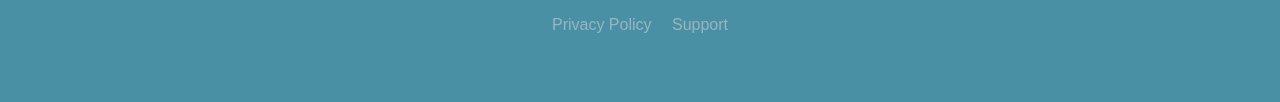
<file: privacy.html>
<!DOCTYPE html>
<html lang="en">
<head>
    <meta charset="UTF-8">
    <meta name="viewport" content="width=device-width, initial-scale=1.0">
    <meta name="color-scheme" content="light only">
    <meta name="description" content="Steer App Privacy Policy - Learn how we protect your data">
    <meta name="keywords" content="Steer, privacy policy, data protection, privacy">
    <title>Privacy Policy - Steer Corp</title>
    <link rel="stylesheet" href="https://fonts.googleapis.com/css2?family=Material+Symbols+Outlined:opsz,wght,FILL,GRAD@24,400,0,0" />
    <link rel="stylesheet" href="styles.css">
    <style>
        .privacy-container {
            max-width: 900px;
            margin: 0 auto;
            padding: 120px 20px 60px;
        }

        .privacy-header {
            text-align: center;
            margin-bottom: 60px;
        }

        .privacy-header h1 {
            font-size: 2.5rem;
            color: var(--primary, #4A8FA8);
            margin-bottom: 12px;
        }

        .privacy-header .last-updated {
            color: #666;
            font-size: 0.9rem;
        }

        .privacy-content {
            line-height: 1.8;
            color: #333;
        }

        .privacy-content h2 {
            font-size: 1.8rem;
            color: #2c3e50;
            margin-top: 48px;
            margin-bottom: 20px;
            padding-bottom: 12px;
            border-bottom: 2px solid #e0e0e0;
        }

        .privacy-content h3 {
            font-size: 1.3rem;
            color: #34495e;
            margin-top: 32px;
            margin-bottom: 16px;
        }

        .privacy-content p {
            margin-bottom: 16px;
            text-align: justify;
        }

        .privacy-content ul, .privacy-content ol {
            margin-bottom: 20px;
            padding-left: 24px;
        }

        .privacy-content li {
            margin-bottom: 12px;
        }

        .privacy-content strong {
            color: #2c3e50;
            font-weight: 600;
        }

        .privacy-content a {
            color: #4A8FA8;
            text-decoration: none;
            border-bottom: 1px solid transparent;
            transition: border-bottom-color 0.3s;
        }

        .privacy-content a:hover {
            border-bottom-color: #4A8FA8;
        }

        .contact-box {
            background: #f8f9fa;
            border-left: 4px solid #4A8FA8;
            padding: 24px;
            margin: 32px 0;
            border-radius: 4px;
        }

        .contact-box h3 {
            margin-top: 0;
        }

        @media (max-width: 768px) {
            .privacy-container {
                padding: 100px 16px 40px;
            }

            .privacy-header h1 {
                font-size: 2rem;
            }

            .privacy-content h2 {
                font-size: 1.5rem;
            }

            .privacy-content h3 {
                font-size: 1.2rem;
            }

            .privacy-content p {
                text-align: left;
            }
        }
    </style>
</head>
<body>
    <!-- Navigation -->
    <nav class="navbar">
        <div class="container">
            <div class="nav-brand">
                <a href="index.html" class="logo">
                    <img src="steer-logo-v3.svg" alt="Steer" style="height: 40px;">
                </a>
            </div>
            <div class="nav-links">
                <a href="index.html#about">About</a>
                <a href="index.html#vision">Vision</a>
                <a href="index.html#contact">Contact</a>
            </div>
        </div>
    </nav>

    <!-- Privacy Policy Content -->
    <div class="privacy-container">
        <div class="privacy-header">
            <h1>Privacy Policy</h1>
            <p class="last-updated">Last Updated: November 2025</p>
        </div>

        <div class="privacy-content">
            <p>
                At Steer Corp ("we," "our," or "us"), we are committed to protecting your privacy and ensuring the security of your personal information. This Privacy Policy explains how we collect, use, disclose, and safeguard your information when you use the Steer mobile application (the "App").
            </p>

            <p>
                Please read this Privacy Policy carefully. By using the App, you agree to the collection and use of information in accordance with this policy. If you do not agree with our policies and practices, please do not use the App.
            </p>

            <h2>1. Information We Collect</h2>

            <h3>1.1 Personal Information You Provide</h3>
            <p>We collect the following information that you voluntarily provide when using the App:</p>
            <ul>
                <li><strong>Account Information:</strong> When you create an account using Google Sign-In, we collect your name, email address, and Google account profile information.</li>
                <li><strong>Birth Details:</strong> To generate your Vedic astrology birth chart (Kundali), we collect your date of birth, time of birth, and place of birth. This information is essential for the core functionality of the App.</li>
                <li><strong>Profile Information:</strong> You may create multiple profiles (for yourself, family members, or others), each containing the birth details mentioned above.</li>
                <li><strong>Chat Conversations:</strong> We store your conversations with our AI-powered life coach to provide continuity and context-aware guidance.</li>
                <li><strong>Questions and Insights:</strong> Your responses to self-discovery questions and the personalized insights generated for you.</li>
            </ul>

            <h3>1.2 Information Automatically Collected</h3>
            <p>When you use the App, we may automatically collect certain information, including:</p>
            <ul>
                <li><strong>Device Information:</strong> Device type, operating system, unique device identifiers, and mobile network information.</li>
                <li><strong>Usage Data:</strong> Information about how you interact with the App, including features used, time spent, and navigation patterns.</li>
                <li><strong>Log Data:</strong> Technical information such as IP address, browser type, access times, and pages viewed.</li>
                <li><strong>Network Information:</strong> Connection type and network status for optimizing App performance.</li>
            </ul>

            <h3>1.3 Information from Third Parties</h3>
            <p>We receive information from the following third-party services:</p>
            <ul>
                <li><strong>Google Sign-In/Firebase Authentication:</strong> Authentication data and basic profile information when you sign in with your Google account.</li>
                <li><strong>AI Service Providers:</strong> We use various AI providers (including OpenAI, Anthropic Claude, Google Gemini, and others) to power our intelligent conversations. These providers process your questions and chart data to generate personalized insights.</li>
            </ul>

            <h2>2. How We Use Your Information</h2>

            <p>We use the collected information for the following purposes:</p>

            <ul>
                <li><strong>Core Functionality:</strong> Calculate your Vedic birth chart, planetary periods (Dashas), divisional charts, and generate personalized astrological insights.</li>
                <li><strong>AI-Powered Guidance:</strong> Provide personalized life coaching conversations through AI that understands your unique astrological context.</li>
                <li><strong>Account Management:</strong> Create and manage your account, authenticate users, and enable multi-profile functionality.</li>
                <li><strong>Service Improvement:</strong> Analyze usage patterns to improve App features, user experience, and accuracy of insights.</li>
                <li><strong>Communication:</strong> Send you important updates about the App, respond to your inquiries, and provide customer support.</li>
                <li><strong>Security:</strong> Detect, prevent, and address technical issues, fraud, and security vulnerabilities.</li>
                <li><strong>Legal Compliance:</strong> Comply with applicable laws, regulations, and legal processes.</li>
            </ul>

            <h2>3. How We Share Your Information</h2>

            <p>We respect your privacy and do not sell your personal information. We may share your information only in the following limited circumstances:</p>

            <h3>3.1 Service Providers</h3>
            <p>We share information with trusted third-party service providers who assist us in operating the App:</p>
            <ul>
                <li><strong>Firebase/Google Cloud:</strong> For authentication, cloud storage, and backend infrastructure.</li>
                <li><strong>AI Providers:</strong> Your questions and relevant birth chart data are sent to AI service providers (OpenAI, Anthropic, Google Gemini, etc.) to generate personalized insights. We ensure these providers maintain appropriate data protection standards.</li>
            </ul>

            <h3>3.2 Legal Requirements</h3>
            <p>We may disclose your information if required to do so by law or in response to valid requests by public authorities (e.g., court orders, government regulations, or law enforcement).</p>

            <h3>3.3 Business Transfers</h3>
            <p>If Steer Corp is involved in a merger, acquisition, or sale of assets, your information may be transferred as part of that transaction. We will notify you via email and/or prominent notice in the App before your information is transferred and becomes subject to a different privacy policy.</p>

            <h3>3.4 With Your Consent</h3>
            <p>We may share your information for any other purpose with your explicit consent.</p>

            <h2>4. Data Security</h2>

            <p>We implement industry-standard security measures to protect your personal information:</p>

            <ul>
                <li><strong>Encryption:</strong> All data transmitted between your device and our servers is encrypted using secure protocols (HTTPS/TLS). Sensitive data is encrypted at rest in our databases.</li>
                <li><strong>Authentication:</strong> We use Firebase Authentication with Google Sign-In, which implements secure OAuth 2.0 protocols.</li>
                <li><strong>Access Controls:</strong> Access to personal information is restricted to authorized personnel who need it to perform their job functions.</li>
                <li><strong>Regular Security Audits:</strong> We regularly review and update our security practices to address emerging threats.</li>
                <li><strong>Secure Infrastructure:</strong> Our backend services run on secure cloud infrastructure with regular security updates and monitoring.</li>
            </ul>

            <p>
                While we strive to protect your personal information, no method of transmission over the internet or electronic storage is 100% secure. We cannot guarantee absolute security, but we continuously work to maintain the highest security standards.
            </p>

            <h2>5. Data Retention</h2>

            <p>We retain your personal information for as long as necessary to provide you with the App's services and fulfill the purposes outlined in this Privacy Policy:</p>

            <ul>
                <li><strong>Active Accounts:</strong> Your account information, birth charts, and chat history are retained as long as your account remains active.</li>
                <li><strong>Account Deletion:</strong> When you delete your account, we will delete or anonymize your personal information within 30 days, except where we are required to retain it for legal or regulatory purposes.</li>
                <li><strong>Backup Systems:</strong> Data in backup systems may be retained for up to 90 days for disaster recovery purposes.</li>
                <li><strong>Legal Requirements:</strong> Some information may be retained longer if required by law or for legitimate business purposes (e.g., dispute resolution, fraud prevention).</li>
            </ul>

            <h2>6. Your Privacy Rights</h2>

            <p>Depending on your location, you may have the following rights regarding your personal information:</p>

            <ul>
                <li><strong>Access:</strong> Request a copy of the personal information we hold about you.</li>
                <li><strong>Correction:</strong> Request correction of inaccurate or incomplete information.</li>
                <li><strong>Deletion:</strong> Request deletion of your personal information (subject to legal retention requirements).</li>
                <li><strong>Data Portability:</strong> Request a copy of your data in a structured, machine-readable format.</li>
                <li><strong>Objection:</strong> Object to processing of your personal information for certain purposes.</li>
                <li><strong>Withdrawal of Consent:</strong> Withdraw your consent for data processing where we rely on consent as the legal basis.</li>
                <li><strong>Opt-Out:</strong> Opt out of receiving marketing communications from us.</li>
            </ul>

            <p>To exercise any of these rights, please contact us at <a href="mailto:privacy@steercorp.io">privacy@steercorp.io</a>. We will respond to your request within 30 days.</p>

            <h2>7. Children's Privacy</h2>

            <p>
                The App is not intended for children under the age of 13 (or the applicable age of consent in your jurisdiction). We do not knowingly collect personal information from children under 13. If you are a parent or guardian and believe your child has provided us with personal information, please contact us at <a href="mailto:privacy@steercorp.io">privacy@steercorp.io</a>, and we will delete such information from our systems.
            </p>

            <h2>8. International Data Transfers</h2>

            <p>
                Your information may be transferred to and maintained on servers located outside of your state, province, country, or other governmental jurisdiction where data protection laws may differ from those in your jurisdiction.
            </p>

            <p>
                If you are located outside the United States and choose to use the App, please note that we transfer your information to the United States and process it there. By using the App, you consent to the transfer of your information to the United States and other countries where our service providers operate.
            </p>

            <p>
                We ensure appropriate safeguards are in place for international transfers, including using standard contractual clauses approved by relevant authorities.
            </p>

            <h2>9. Third-Party Links and Services</h2>

            <p>
                The App may contain links to third-party websites or services that are not owned or controlled by Steer Corp. We are not responsible for the privacy practices of these third parties. We encourage you to review the privacy policies of any third-party services you access through the App.
            </p>

            <h2>10. AI and Automated Decision-Making</h2>

            <p>
                The App uses artificial intelligence to generate personalized insights and life guidance based on your Vedic birth chart. While our AI provides suggestions and perspectives, it does not make automated decisions that have legal or similarly significant effects on you. You maintain full control over your decisions and actions.
            </p>

            <p>
                The insights provided by the App are for informational and guidance purposes only and should not be considered as professional medical, legal, financial, or psychological advice. Always consult with qualified professionals for important life decisions.
            </p>

            <h2>11. California Privacy Rights</h2>

            <p>If you are a California resident, you have additional rights under the California Consumer Privacy Act (CCPA):</p>

            <ul>
                <li>Right to know what personal information is collected, used, shared, or sold</li>
                <li>Right to delete personal information held by businesses</li>
                <li>Right to opt-out of sale of personal information (we do not sell personal information)</li>
                <li>Right to non-discrimination for exercising CCPA rights</li>
            </ul>

            <p>To exercise these rights, contact us at <a href="mailto:privacy@steercorp.io">privacy@steercorp.io</a>.</p>

            <h2>12. European Privacy Rights (GDPR)</h2>

            <p>If you are located in the European Economic Area (EEA), you have rights under the General Data Protection Regulation (GDPR):</p>

            <ul>
                <li>Legal basis for processing: We process your data based on consent, contract performance, legal obligations, and legitimate interests.</li>
                <li>Right to lodge a complaint with a supervisory authority</li>
                <li>Right to data portability in a machine-readable format</li>
                <li>Right to restriction of processing in certain circumstances</li>
            </ul>

            <p>For GDPR-related inquiries, contact us at <a href="mailto:privacy@steercorp.io">privacy@steercorp.io</a>.</p>

            <h2>13. Changes to This Privacy Policy</h2>

            <p>
                We may update this Privacy Policy from time to time to reflect changes in our practices, technology, legal requirements, or other factors. We will notify you of any material changes by:
            </p>

            <ul>
                <li>Posting the updated Privacy Policy in the App with a new "Last Updated" date</li>
                <li>Sending you an email notification (if you have provided your email address)</li>
                <li>Displaying a prominent notice within the App</li>
            </ul>

            <p>
                Your continued use of the App after any changes to this Privacy Policy constitutes your acceptance of the updated policy. We encourage you to review this Privacy Policy periodically.
            </p>

            <h2>14. Do Not Track Signals</h2>

            <p>
                Some web browsers and mobile devices have a "Do Not Track" (DNT) feature that signals to websites and apps that you do not want to be tracked. Currently, there is no uniform standard for recognizing DNT signals. As such, the App does not respond to DNT browser signals at this time.
            </p>

            <h2>15. Your Consent</h2>

            <p>
                By using the App, you consent to this Privacy Policy and agree to its terms. If you do not agree with this policy, please do not use the App.
            </p>

            <div class="contact-box">
                <h3>Contact Us</h3>
                <p>
                    If you have any questions, concerns, or requests regarding this Privacy Policy or our data practices, please contact us:
                </p>
                <p>
                    <strong>Steer Corp</strong><br>
                    Email: <a href="mailto:privacy@steercorp.io">privacy@steercorp.io</a><br>
                    Support: <a href="mailto:support@steercorp.io">support@steercorp.io</a><br>
                    General Inquiries: <a href="mailto:hello@steercorp.io">hello@steercorp.io</a>
                </p>
                <p>
                    We are committed to resolving any privacy concerns you may have and will respond to your inquiry within 30 days.
                </p>
            </div>

            <p style="margin-top: 48px; padding-top: 24px; border-top: 1px solid #e0e0e0; color: #666; font-size: 0.9rem;">
                This Privacy Policy is effective as of November 2025 and applies to all users of the Steer mobile application.
            </p>
        </div>
    </div>

    <!-- Footer -->
    <footer class="footer">
        <div class="container">
            <div class="footer-content">
                <p>&copy; 2025 Steer Corp. All rights reserved.</p>
                <div style="margin-top: 8px;">
                    <a href="privacy.html" style="color: #95b5c0; text-decoration: none; margin-right: 16px;">Privacy Policy</a>
                    <a href="mailto:support@steercorp.io" style="color: #95b5c0; text-decoration: none;">Support</a>
                </div>
            </div>
        </div>
    </footer>

    <script src="script.js"></script>
</body>
</html>
</file>
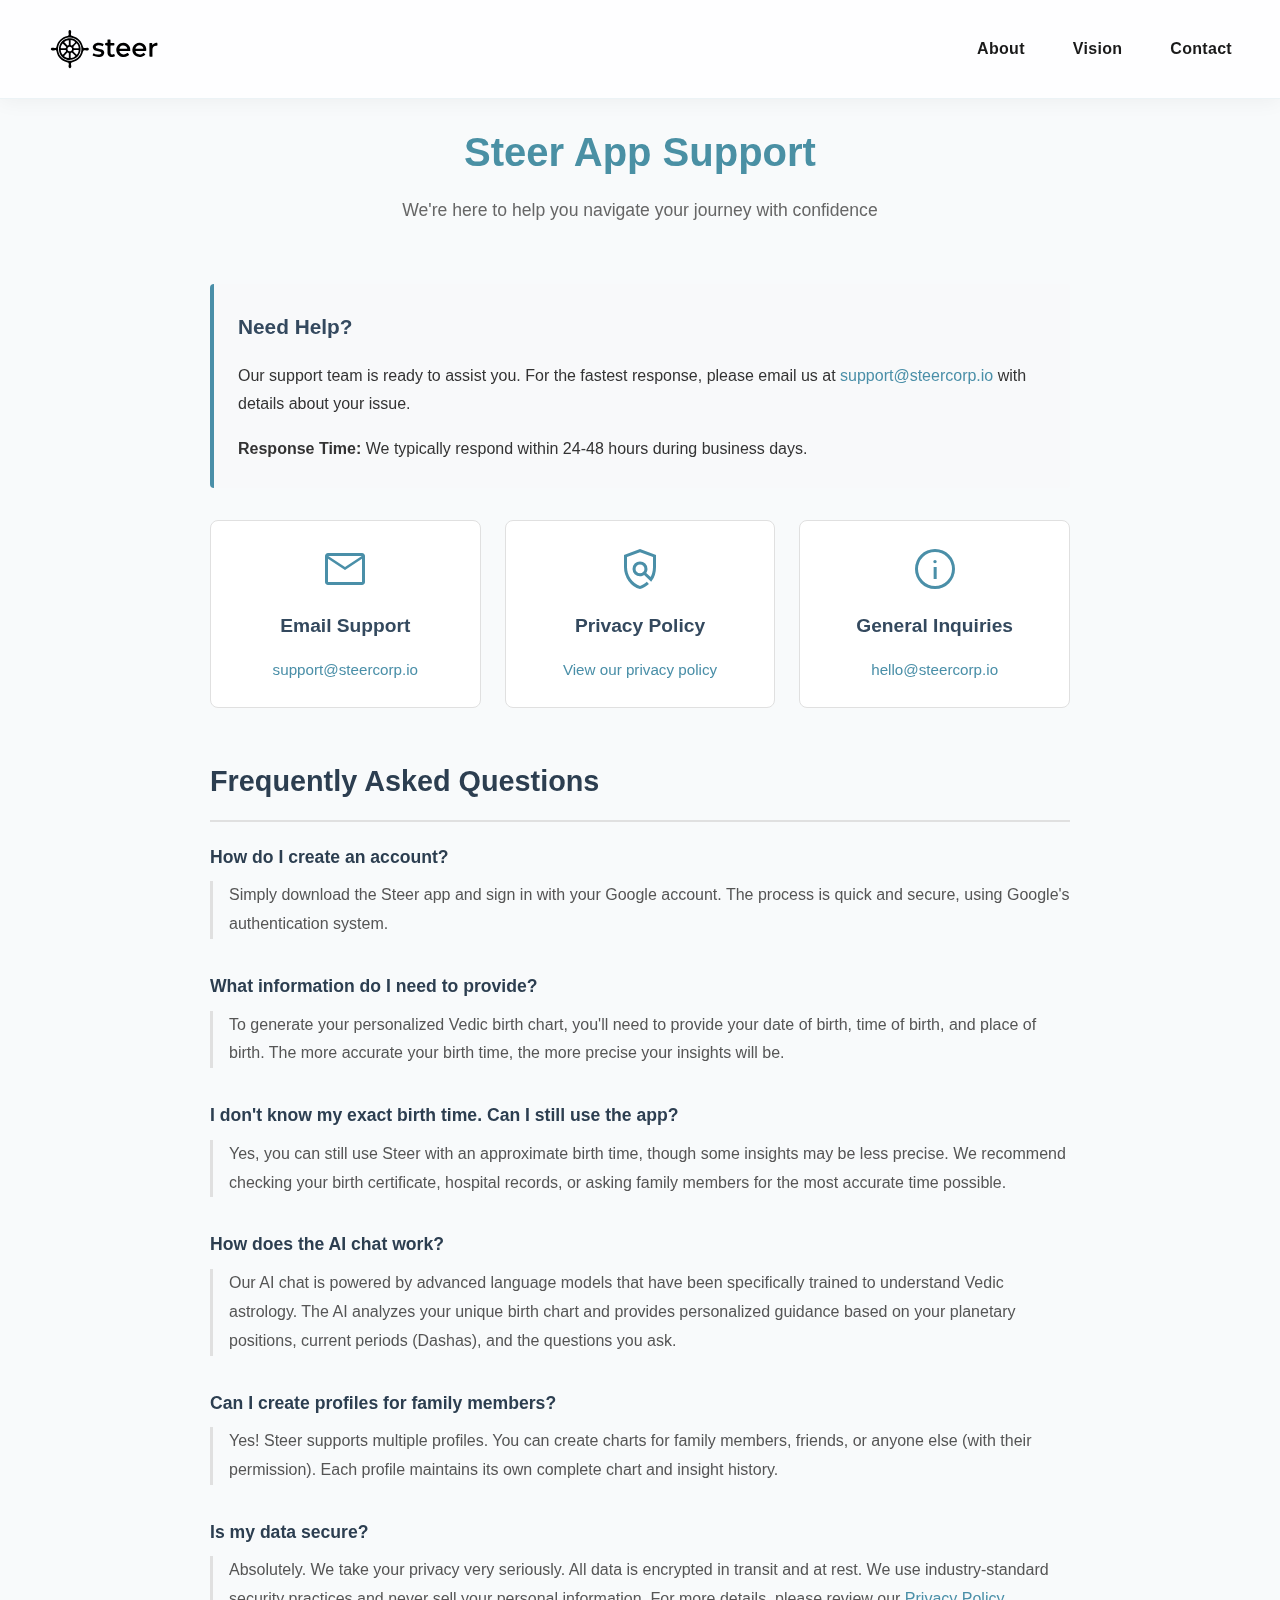
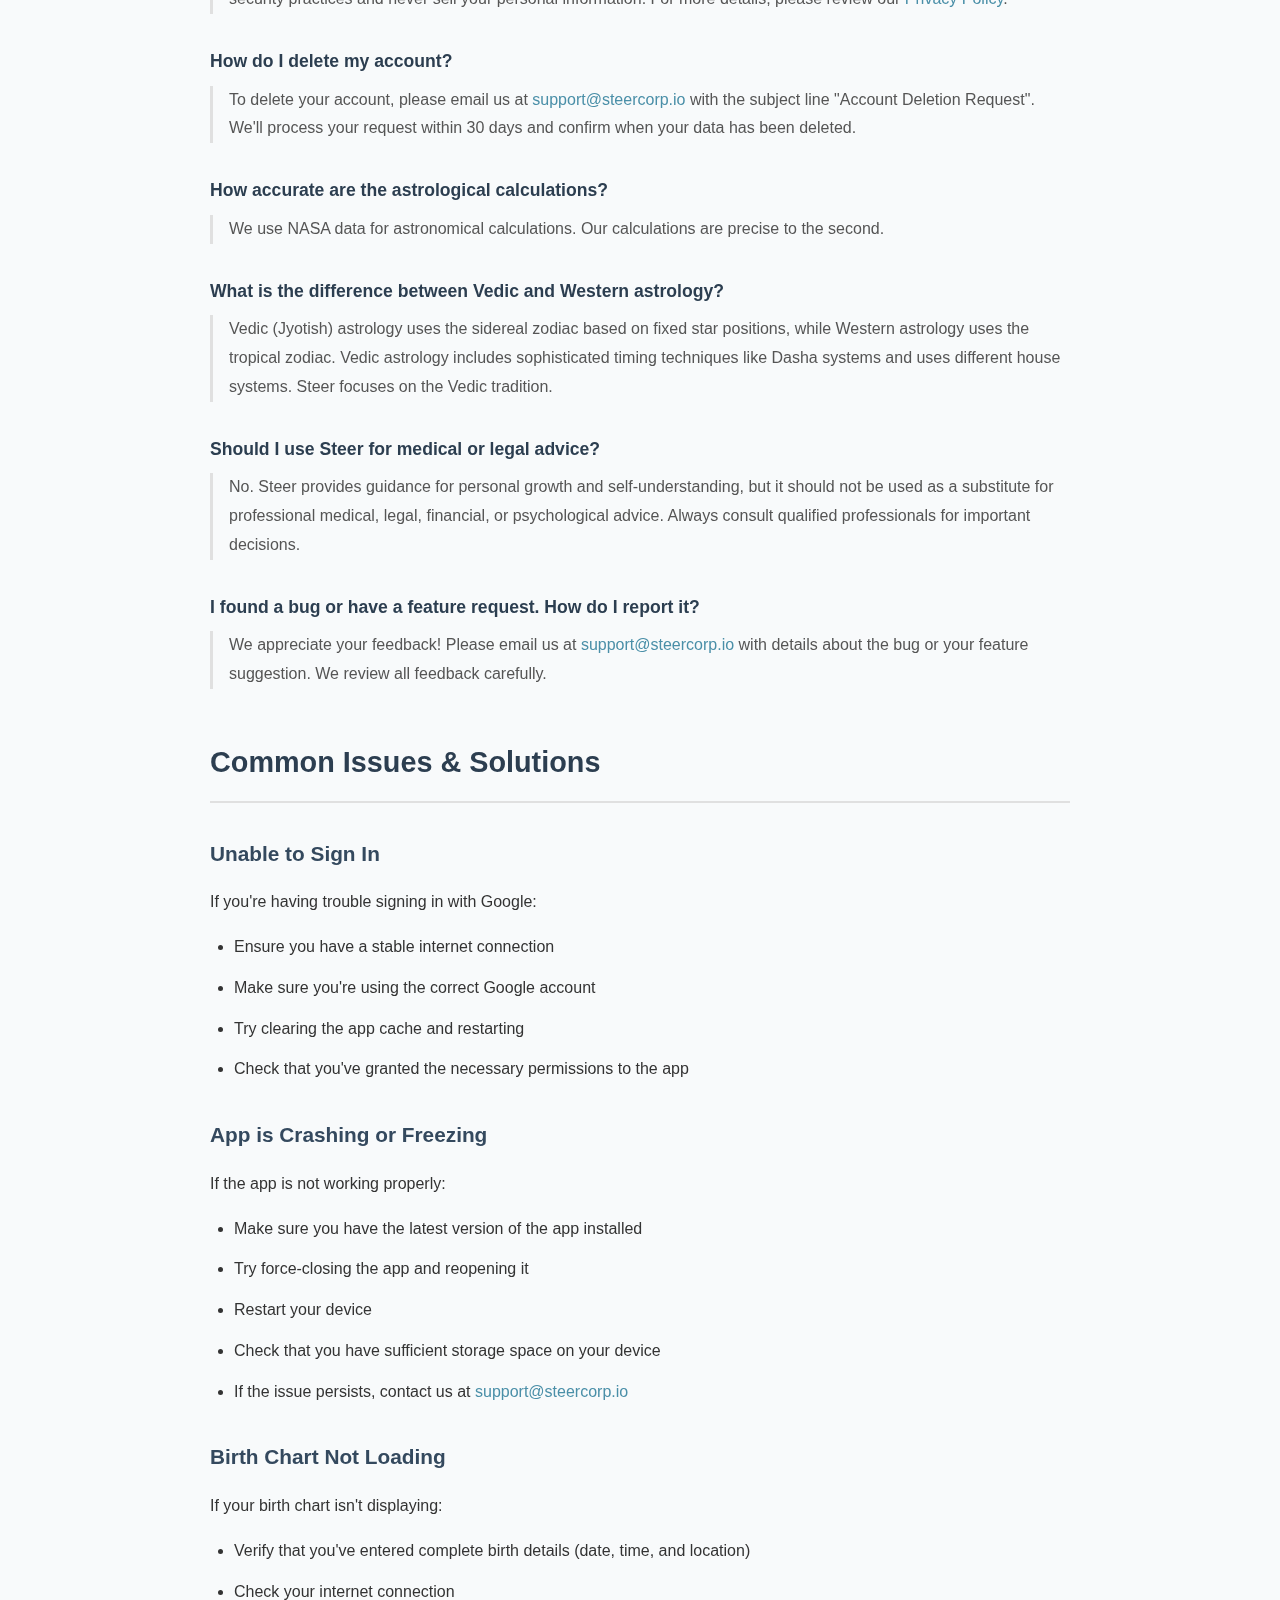
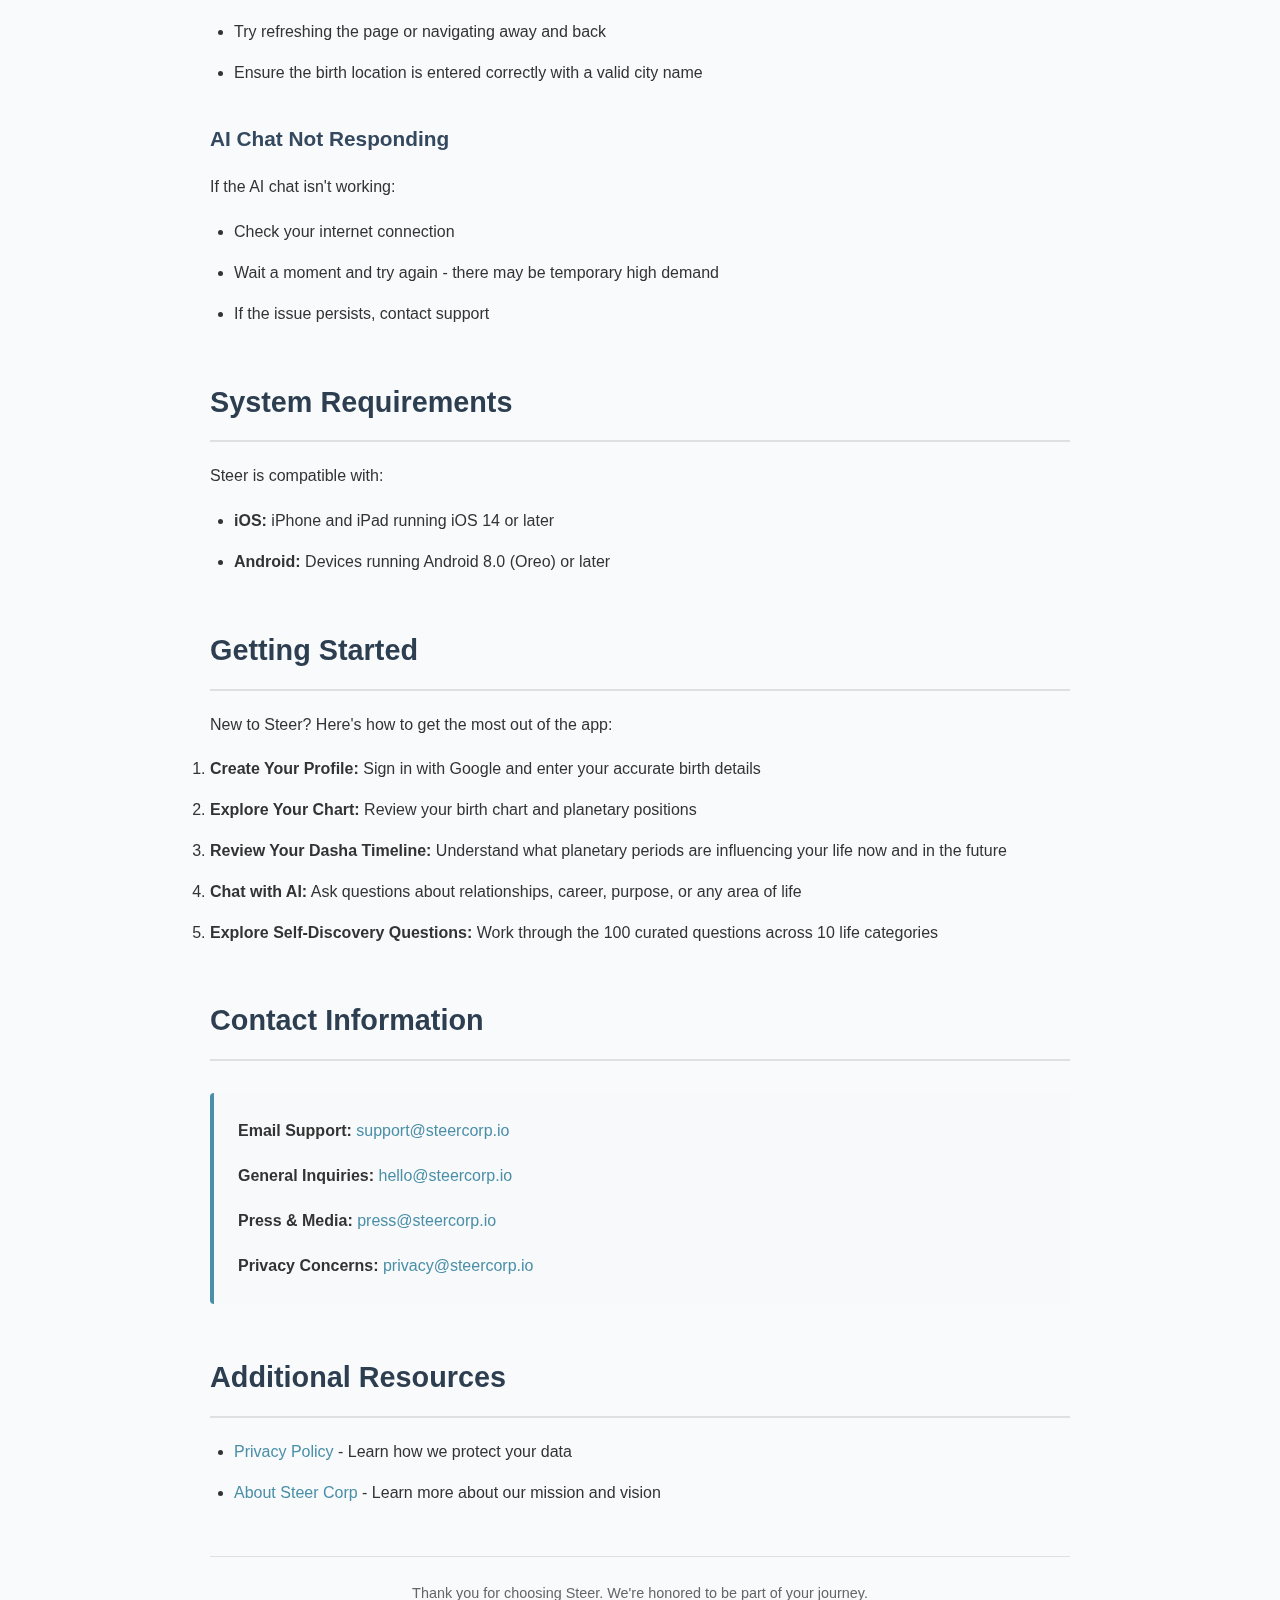
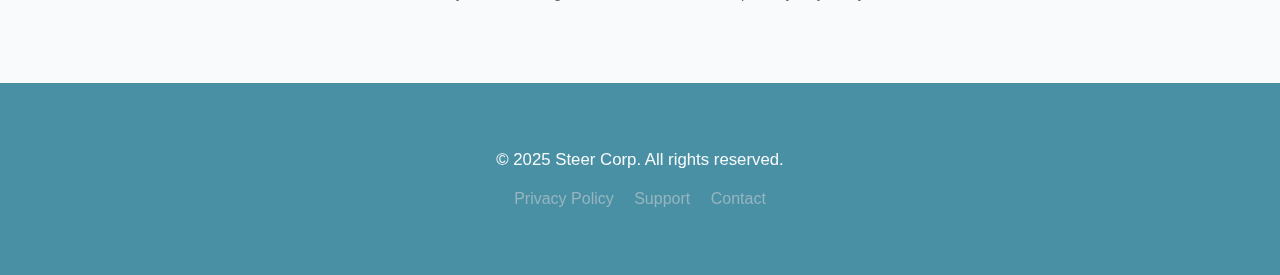
<file: support.html>
<!DOCTYPE html>
<html lang="en">
<head>
    <meta charset="UTF-8">
    <meta name="viewport" content="width=device-width, initial-scale=1.0">
    <meta name="color-scheme" content="light only">
    <meta name="description" content="Steer App Support - Get help with the Steer app">
    <meta name="keywords" content="Steer, support, help, FAQ, contact">
    <title>Support - Steer App</title>
    <link rel="stylesheet" href="https://fonts.googleapis.com/css2?family=Material+Symbols+Outlined:opsz,wght,FILL,GRAD@24,400,0,0" />
    <link rel="stylesheet" href="styles.css">
    <style>
        .support-container {
            max-width: 900px;
            margin: 0 auto;
            padding: 120px 20px 60px;
        }

        .support-header {
            text-align: center;
            margin-bottom: 60px;
        }

        .support-header h1 {
            font-size: 2.5rem;
            color: var(--primary, #4A8FA8);
            margin-bottom: 12px;
        }

        .support-header p {
            color: #666;
            font-size: 1.1rem;
        }

        .support-content {
            line-height: 1.8;
            color: #333;
        }

        .support-content h2 {
            font-size: 1.8rem;
            color: #2c3e50;
            margin-top: 48px;
            margin-bottom: 20px;
            padding-bottom: 12px;
            border-bottom: 2px solid #e0e0e0;
        }

        .support-content h3 {
            font-size: 1.3rem;
            color: #34495e;
            margin-top: 32px;
            margin-bottom: 16px;
        }

        .support-content p {
            margin-bottom: 16px;
        }

        .support-content ul {
            margin-bottom: 20px;
            padding-left: 24px;
        }

        .support-content li {
            margin-bottom: 12px;
        }

        .support-content a {
            color: #4A8FA8;
            text-decoration: none;
            border-bottom: 1px solid transparent;
            transition: border-bottom-color 0.3s;
        }

        .support-content a:hover {
            border-bottom-color: #4A8FA8;
        }

        .contact-box {
            background: #f8f9fa;
            border-left: 4px solid #4A8FA8;
            padding: 24px;
            margin: 32px 0;
            border-radius: 4px;
        }

        .contact-box h3 {
            margin-top: 0;
        }

        .faq-item {
            margin-bottom: 32px;
        }

        .faq-question {
            font-weight: 600;
            color: #2c3e50;
            font-size: 1.1rem;
            margin-bottom: 8px;
        }

        .faq-answer {
            color: #555;
            padding-left: 16px;
            border-left: 3px solid #e0e0e0;
        }

        .support-cards {
            display: grid;
            grid-template-columns: repeat(auto-fit, minmax(250px, 1fr));
            gap: 24px;
            margin: 32px 0;
        }

        .support-card {
            background: #fff;
            border: 1px solid #e0e0e0;
            border-radius: 8px;
            padding: 24px;
            text-align: center;
            transition: box-shadow 0.3s;
        }

        .support-card:hover {
            box-shadow: 0 4px 12px rgba(0,0,0,0.1);
        }

        .support-card-icon {
            font-size: 48px;
            color: #4A8FA8;
            margin-bottom: 16px;
        }

        .support-card h3 {
            margin: 0 0 12px 0;
            font-size: 1.2rem;
        }

        .support-card p {
            margin: 0;
            font-size: 0.95rem;
            color: #666;
        }

        @media (max-width: 768px) {
            .support-container {
                padding: 100px 16px 40px;
            }

            .support-header h1 {
                font-size: 2rem;
            }

            .support-content h2 {
                font-size: 1.5rem;
            }

            .support-cards {
                grid-template-columns: 1fr;
            }
        }
    </style>
</head>
<body>
    <!-- Navigation -->
    <nav class="navbar">
        <div class="container">
            <div class="nav-brand">
                <a href="index.html" class="logo">
                    <img src="steer-logo-v3.svg" alt="Steer" style="height: 40px;">
                </a>
            </div>
            <div class="nav-links">
                <a href="index.html#about">About</a>
                <a href="index.html#vision">Vision</a>
                <a href="index.html#contact">Contact</a>
            </div>
        </div>
    </nav>

    <!-- Support Content -->
    <div class="support-container">
        <div class="support-header">
            <h1>Steer App Support</h1>
            <p>We're here to help you navigate your journey with confidence</p>
        </div>

        <div class="support-content">
            <div class="contact-box">
                <h3>Need Help?</h3>
                <p>
                    Our support team is ready to assist you. For the fastest response, please email us at
                    <a href="mailto:support@steercorp.io">support@steercorp.io</a> with details about your issue.
                </p>
                <p style="margin-bottom: 0;">
                    <strong>Response Time:</strong> We typically respond within 24-48 hours during business days.
                </p>
            </div>

            <div class="support-cards">
                <div class="support-card">
                    <span class="material-symbols-outlined support-card-icon">mail</span>
                    <h3>Email Support</h3>
                    <p><a href="mailto:support@steercorp.io">support@steercorp.io</a></p>
                </div>
                <div class="support-card">
                    <span class="material-symbols-outlined support-card-icon">policy</span>
                    <h3>Privacy Policy</h3>
                    <p><a href="privacy.html">View our privacy policy</a></p>
                </div>
                <div class="support-card">
                    <span class="material-symbols-outlined support-card-icon">info</span>
                    <h3>General Inquiries</h3>
                    <p><a href="mailto:hello@steercorp.io">hello@steercorp.io</a></p>
                </div>
            </div>

            <h2>Frequently Asked Questions</h2>

            <div class="faq-item">
                <div class="faq-question">How do I create an account?</div>
                <div class="faq-answer">
                    <p>Simply download the Steer app and sign in with your Google account. The process is quick and secure, using Google's authentication system.</p>
                </div>
            </div>

            <div class="faq-item">
                <div class="faq-question">What information do I need to provide?</div>
                <div class="faq-answer">
                    <p>To generate your personalized Vedic birth chart, you'll need to provide your date of birth, time of birth, and place of birth. The more accurate your birth time, the more precise your insights will be.</p>
                </div>
            </div>

            <div class="faq-item">
                <div class="faq-question">I don't know my exact birth time. Can I still use the app?</div>
                <div class="faq-answer">
                    <p>Yes, you can still use Steer with an approximate birth time, though some insights may be less precise. We recommend checking your birth certificate, hospital records, or asking family members for the most accurate time possible.</p>
                </div>
            </div>

            <div class="faq-item">
                <div class="faq-question">How does the AI chat work?</div>
                <div class="faq-answer">
                    <p>Our AI chat is powered by advanced language models that have been specifically trained to understand Vedic astrology. The AI analyzes your unique birth chart and provides personalized guidance based on your planetary positions, current periods (Dashas), and the questions you ask.</p>
                </div>
            </div>

            <div class="faq-item">
                <div class="faq-question">Can I create profiles for family members?</div>
                <div class="faq-answer">
                    <p>Yes! Steer supports multiple profiles. You can create charts for family members, friends, or anyone else (with their permission). Each profile maintains its own complete chart and insight history.</p>
                </div>
            </div>

            <div class="faq-item">
                <div class="faq-question">Is my data secure?</div>
                <div class="faq-answer">
                    <p>Absolutely. We take your privacy very seriously. All data is encrypted in transit and at rest. We use industry-standard security practices and never sell your personal information. For more details, please review our <a href="privacy.html">Privacy Policy</a>.</p>
                </div>
            </div>

            <div class="faq-item">
                <div class="faq-question">How do I delete my account?</div>
                <div class="faq-answer">
                    <p>To delete your account, please email us at <a href="mailto:support@steercorp.io">support@steercorp.io</a> with the subject line "Account Deletion Request". We'll process your request within 30 days and confirm when your data has been deleted.</p>
                </div>
            </div>

            <div class="faq-item">
                <div class="faq-question">How accurate are the astrological calculations?</div>
                <div class="faq-answer">
                    <p>We use NASA data for astronomical calculations. Our calculations are precise to the second.</p>
                </div>
            </div>

            <div class="faq-item">
                <div class="faq-question">What is the difference between Vedic and Western astrology?</div>
                <div class="faq-answer">
                    <p>Vedic (Jyotish) astrology uses the sidereal zodiac based on fixed star positions, while Western astrology uses the tropical zodiac. Vedic astrology includes sophisticated timing techniques like Dasha systems and uses different house systems. Steer focuses on the Vedic tradition.</p>
                </div>
            </div>

            <div class="faq-item">
                <div class="faq-question">Should I use Steer for medical or legal advice?</div>
                <div class="faq-answer">
                    <p>No. Steer provides guidance for personal growth and self-understanding, but it should not be used as a substitute for professional medical, legal, financial, or psychological advice. Always consult qualified professionals for important decisions.</p>
                </div>
            </div>

            <div class="faq-item">
                <div class="faq-question">I found a bug or have a feature request. How do I report it?</div>
                <div class="faq-answer">
                    <p>We appreciate your feedback! Please email us at <a href="mailto:support@steercorp.io">support@steercorp.io</a> with details about the bug or your feature suggestion. We review all feedback carefully.</p>
                </div>
            </div>

            <h2>Common Issues & Solutions</h2>

            <h3>Unable to Sign In</h3>
            <p>If you're having trouble signing in with Google:</p>
            <ul>
                <li>Ensure you have a stable internet connection</li>
                <li>Make sure you're using the correct Google account</li>
                <li>Try clearing the app cache and restarting</li>
                <li>Check that you've granted the necessary permissions to the app</li>
            </ul>

            <h3>App is Crashing or Freezing</h3>
            <p>If the app is not working properly:</p>
            <ul>
                <li>Make sure you have the latest version of the app installed</li>
                <li>Try force-closing the app and reopening it</li>
                <li>Restart your device</li>
                <li>Check that you have sufficient storage space on your device</li>
                <li>If the issue persists, contact us at <a href="mailto:support@steercorp.io">support@steercorp.io</a></li>
            </ul>

            <h3>Birth Chart Not Loading</h3>
            <p>If your birth chart isn't displaying:</p>
            <ul>
                <li>Verify that you've entered complete birth details (date, time, and location)</li>
                <li>Check your internet connection</li>
                <li>Try refreshing the page or navigating away and back</li>
                <li>Ensure the birth location is entered correctly with a valid city name</li>
            </ul>

            <h3>AI Chat Not Responding</h3>
            <p>If the AI chat isn't working:</p>
            <ul>
                <li>Check your internet connection</li>
                <li>Wait a moment and try again - there may be temporary high demand</li>
                <li>If the issue persists, contact support</li>
            </ul>

            <h2>System Requirements</h2>
            <p>Steer is compatible with:</p>
            <ul>
                <li><strong>iOS:</strong> iPhone and iPad running iOS 14 or later</li>
                <li><strong>Android:</strong> Devices running Android 8.0 (Oreo) or later</li>
            </ul>

            <h2>Getting Started</h2>
            <p>New to Steer? Here's how to get the most out of the app:</p>
            <ol>
                <li><strong>Create Your Profile:</strong> Sign in with Google and enter your accurate birth details</li>
                <li><strong>Explore Your Chart:</strong> Review your birth chart and planetary positions</li>
                <li><strong>Review Your Dasha Timeline:</strong> Understand what planetary periods are influencing your life now and in the future</li>
                <li><strong>Chat with AI:</strong> Ask questions about relationships, career, purpose, or any area of life</li>
                <li><strong>Explore Self-Discovery Questions:</strong> Work through the 100 curated questions across 10 life categories</li>
            </ol>

            <h2>Contact Information</h2>
            <div class="contact-box">
                <p><strong>Email Support:</strong> <a href="mailto:support@steercorp.io">support@steercorp.io</a></p>
                <p><strong>General Inquiries:</strong> <a href="mailto:hello@steercorp.io">hello@steercorp.io</a></p>
                <p><strong>Press & Media:</strong> <a href="mailto:press@steercorp.io">press@steercorp.io</a></p>
                <p style="margin-bottom: 0;"><strong>Privacy Concerns:</strong> <a href="mailto:privacy@steercorp.io">privacy@steercorp.io</a></p>
            </div>

            <h2>Additional Resources</h2>
            <ul>
                <li><a href="privacy.html">Privacy Policy</a> - Learn how we protect your data</li>
                <li><a href="index.html">About Steer Corp</a> - Learn more about our mission and vision</li>
            </ul>

            <p style="margin-top: 48px; padding-top: 24px; border-top: 1px solid #e0e0e0; color: #666; font-size: 0.9rem; text-align: center;">
                Thank you for choosing Steer. We're honored to be part of your journey.
            </p>
        </div>
    </div>

    <!-- Footer -->
    <footer class="footer">
        <div class="container">
            <div class="footer-content">
                <p>&copy; 2025 Steer Corp. All rights reserved.</p>
                <div style="margin-top: 8px;">
                    <a href="privacy.html" style="color: #95b5c0; text-decoration: none; margin-right: 16px;">Privacy Policy</a>
                    <a href="support.html" style="color: #95b5c0; text-decoration: none; margin-right: 16px;">Support</a>
                    <a href="mailto:support@steercorp.io" style="color: #95b5c0; text-decoration: none;">Contact</a>
                </div>
            </div>
        </div>
    </footer>

    <script src="script.js"></script>
</body>
</html>
</file>
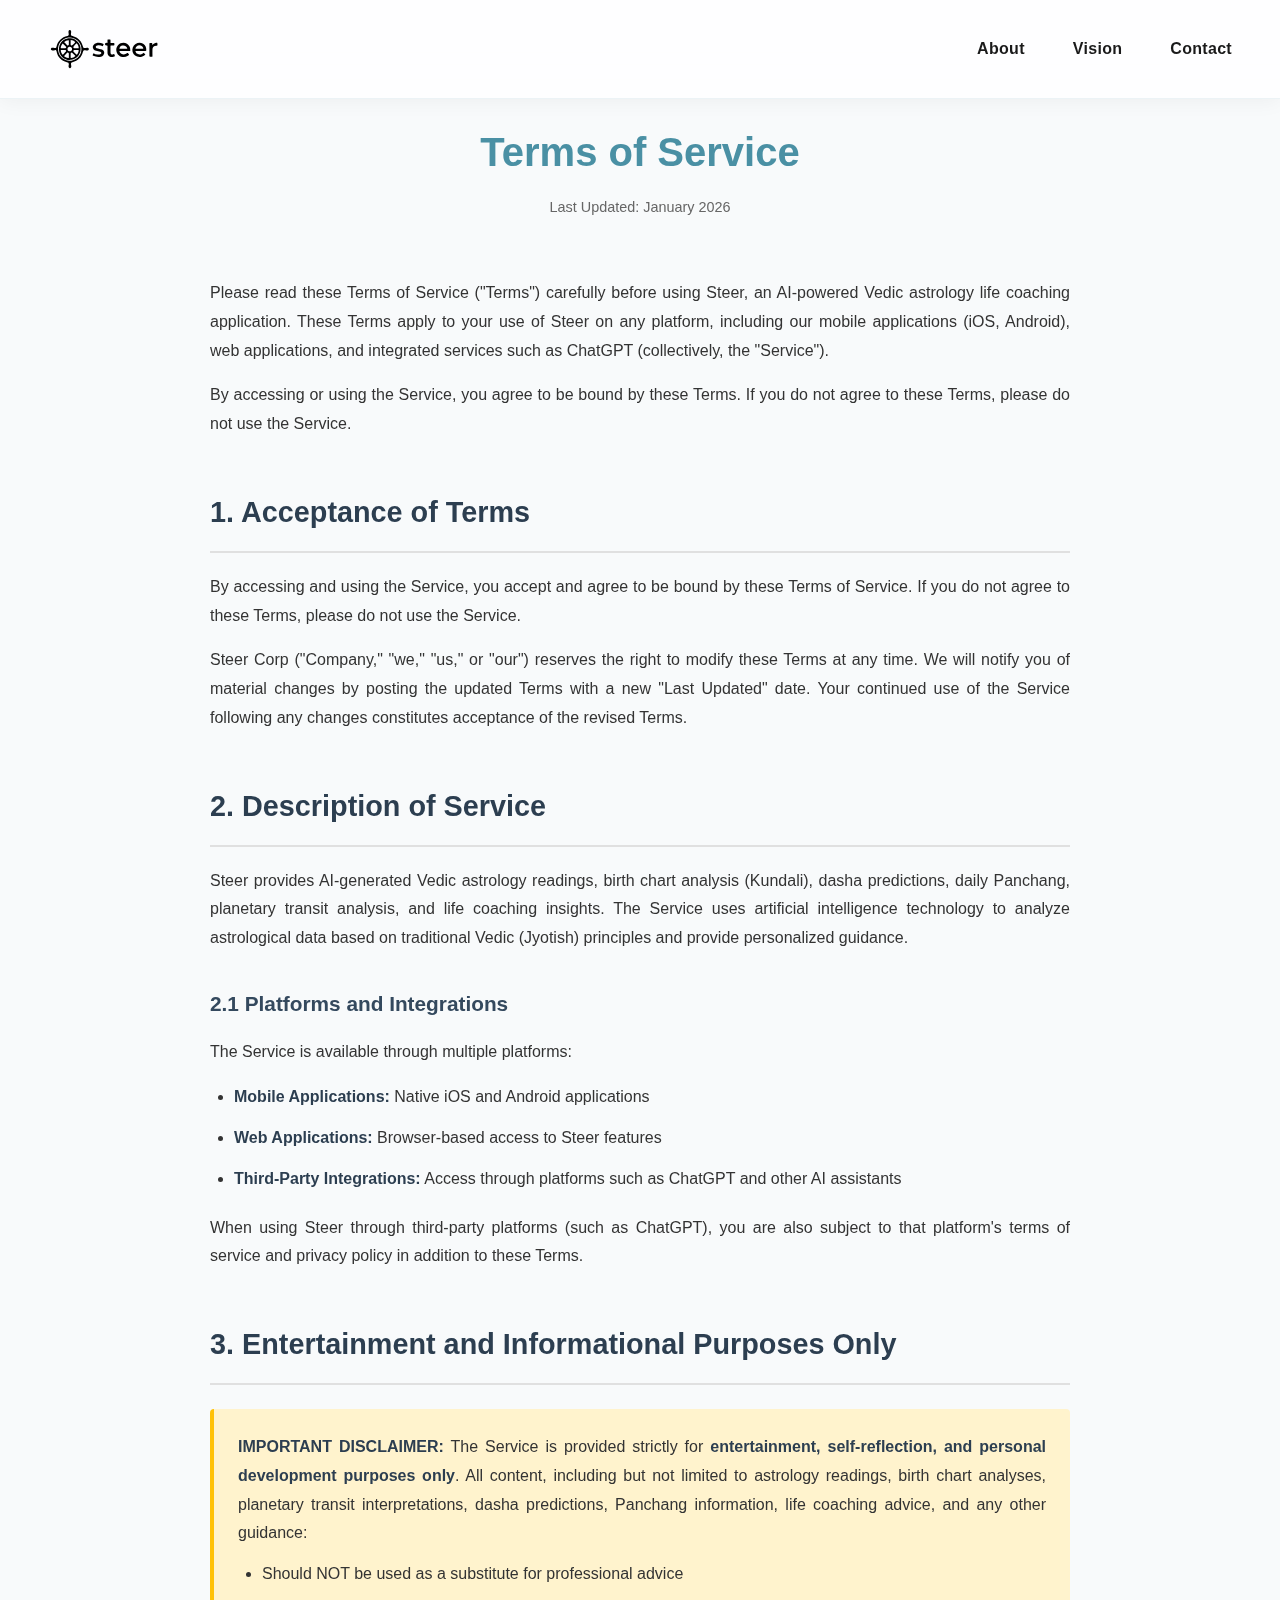
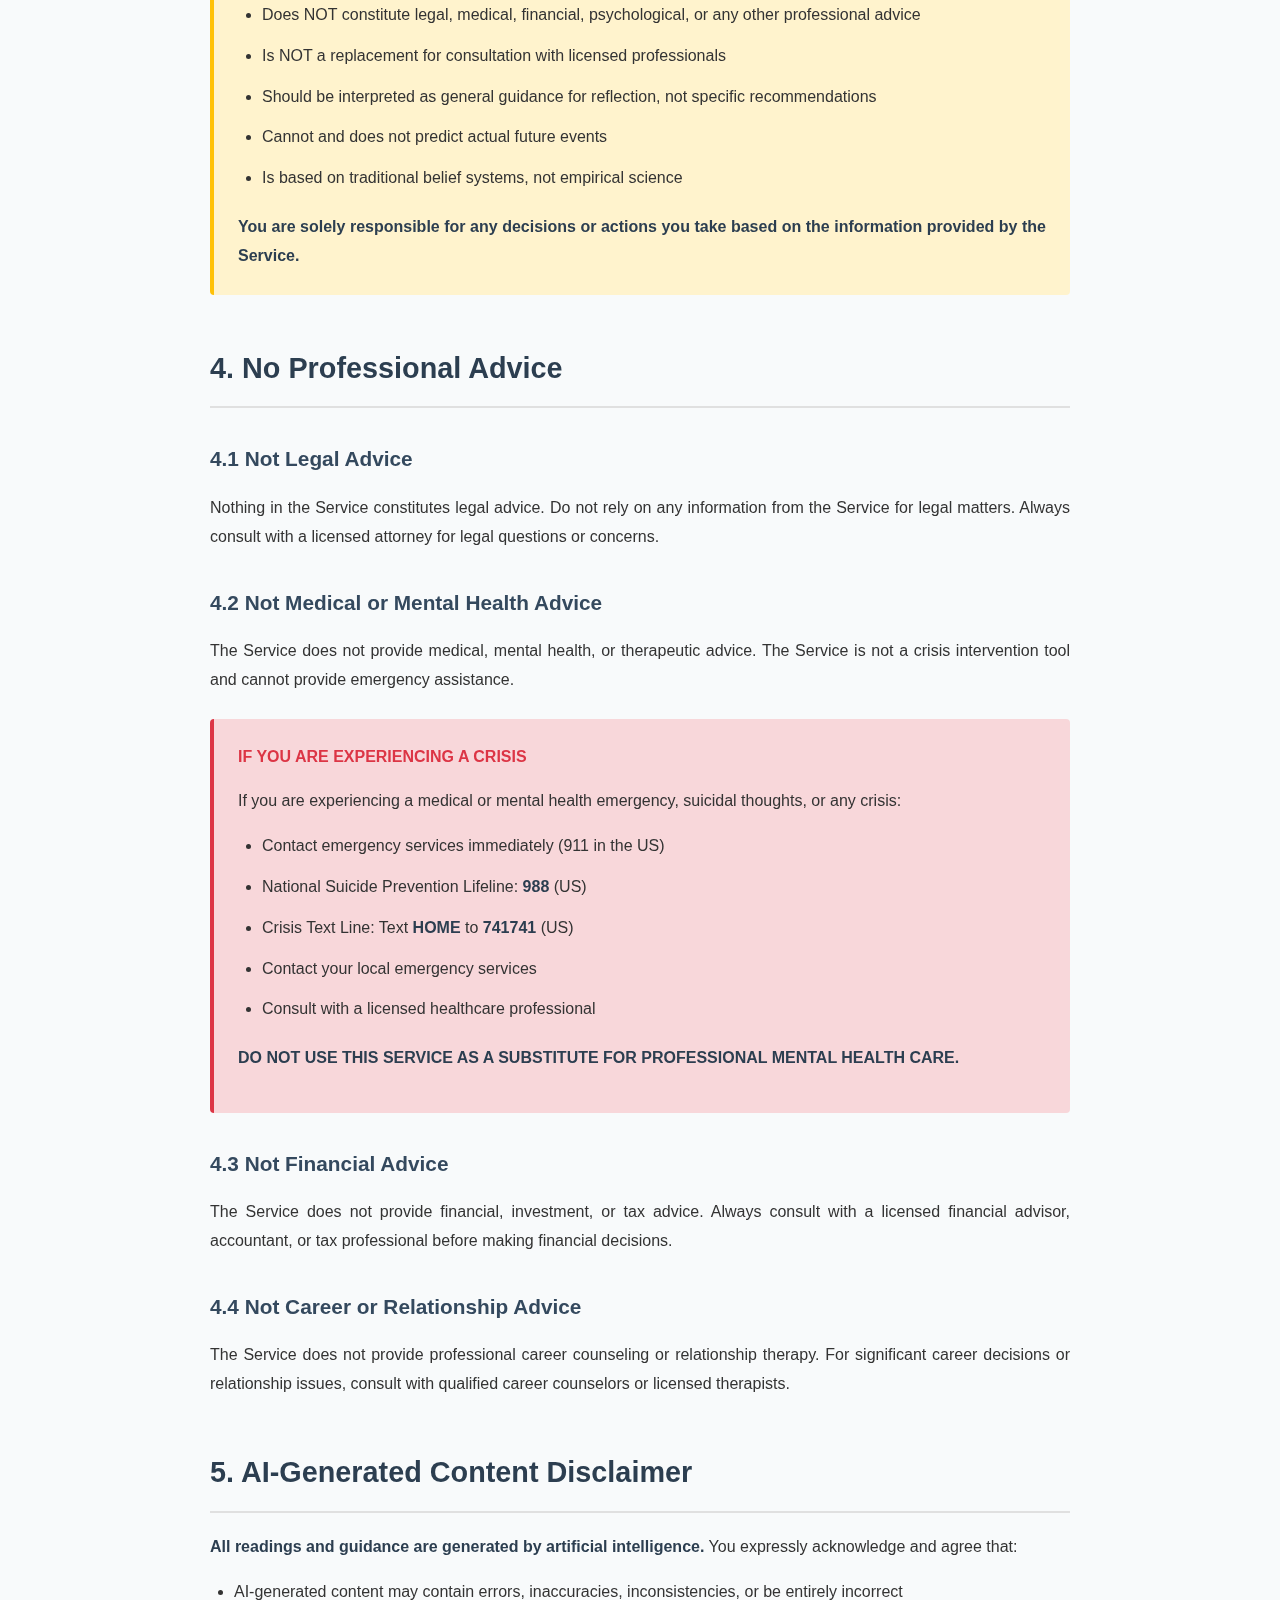
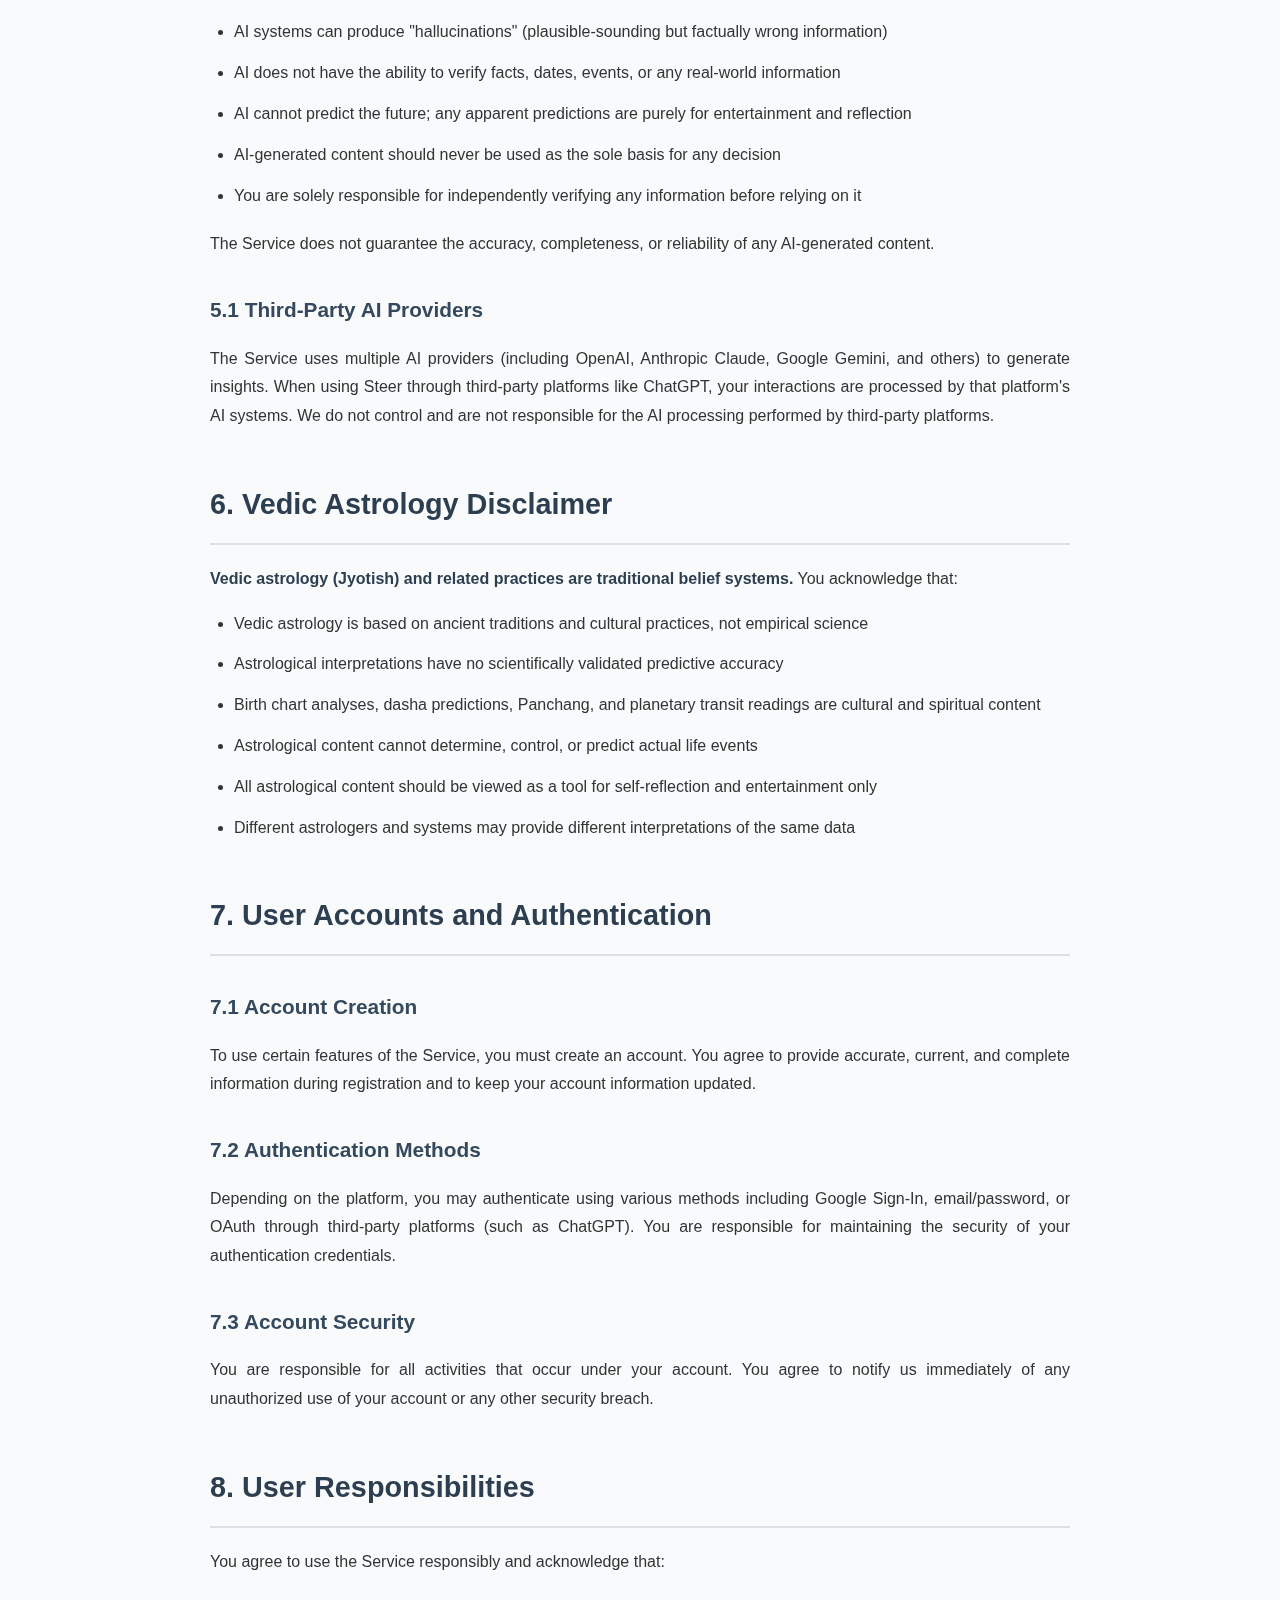
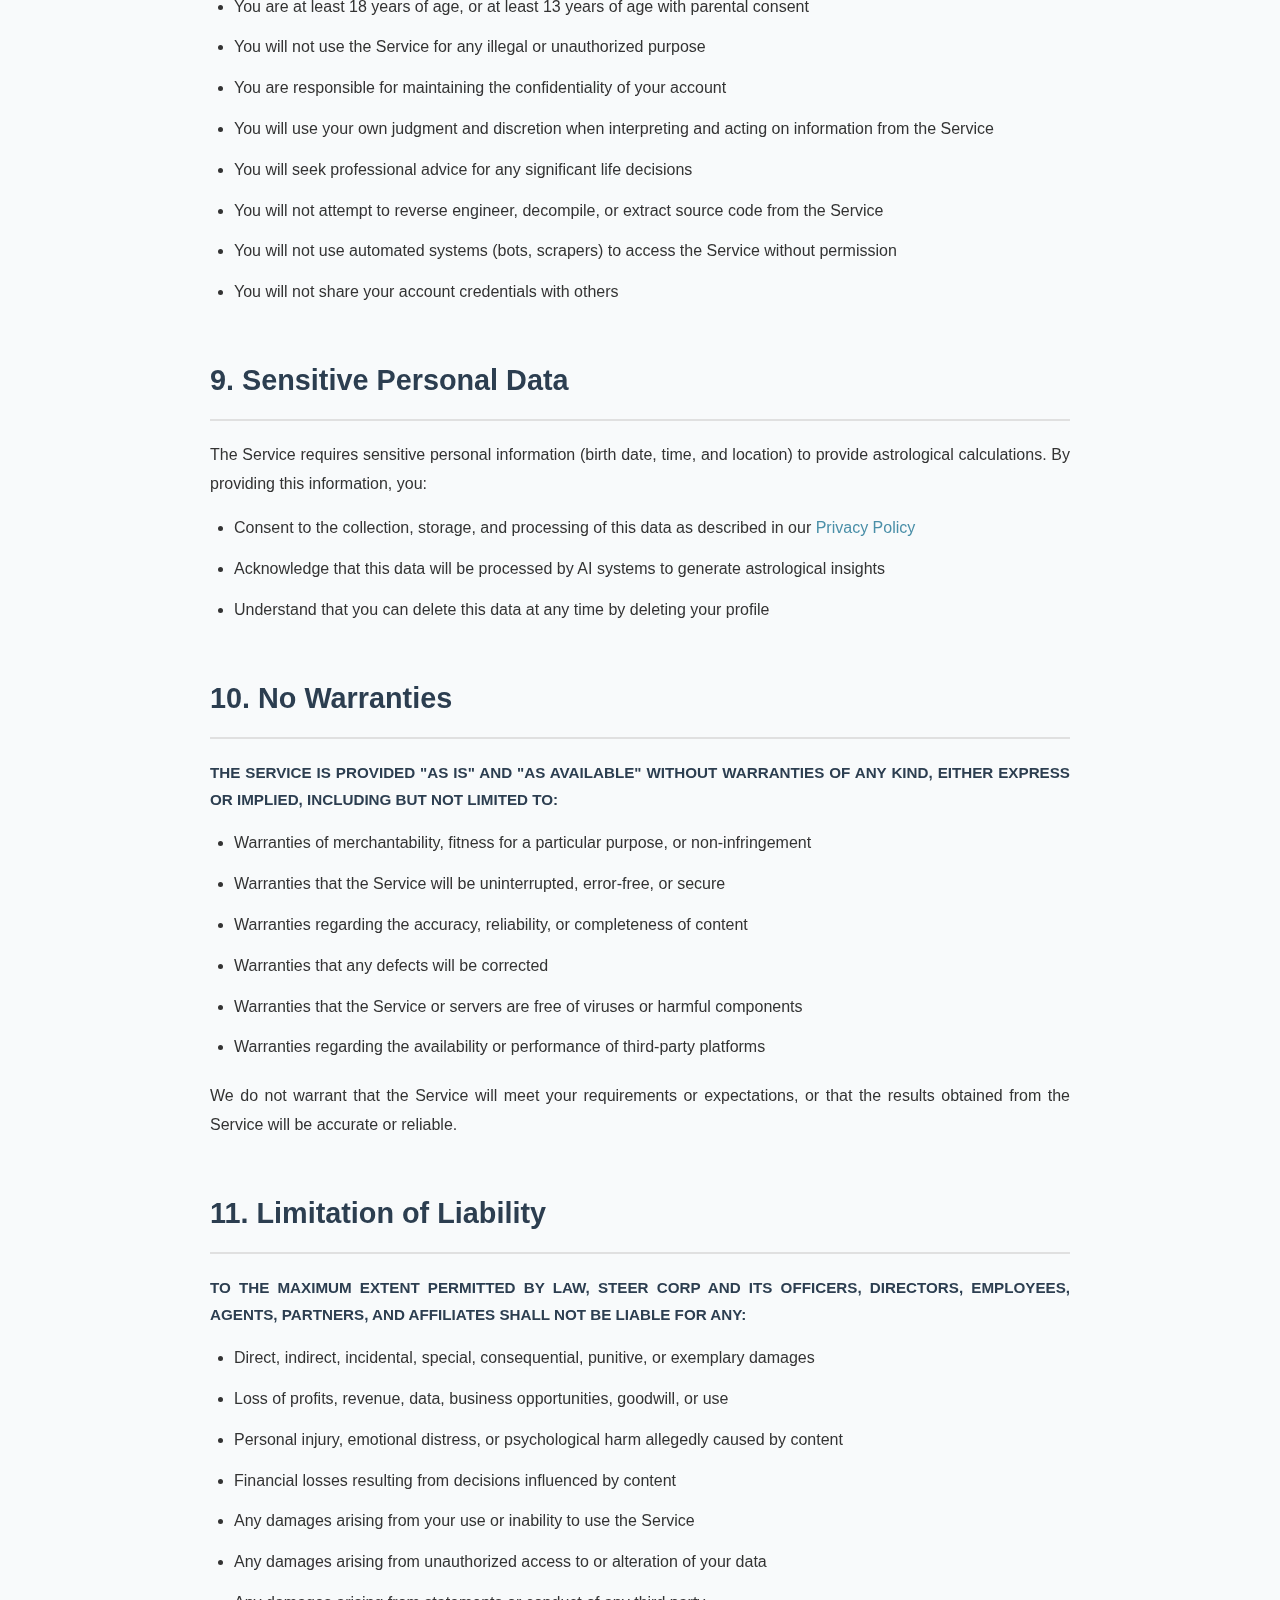
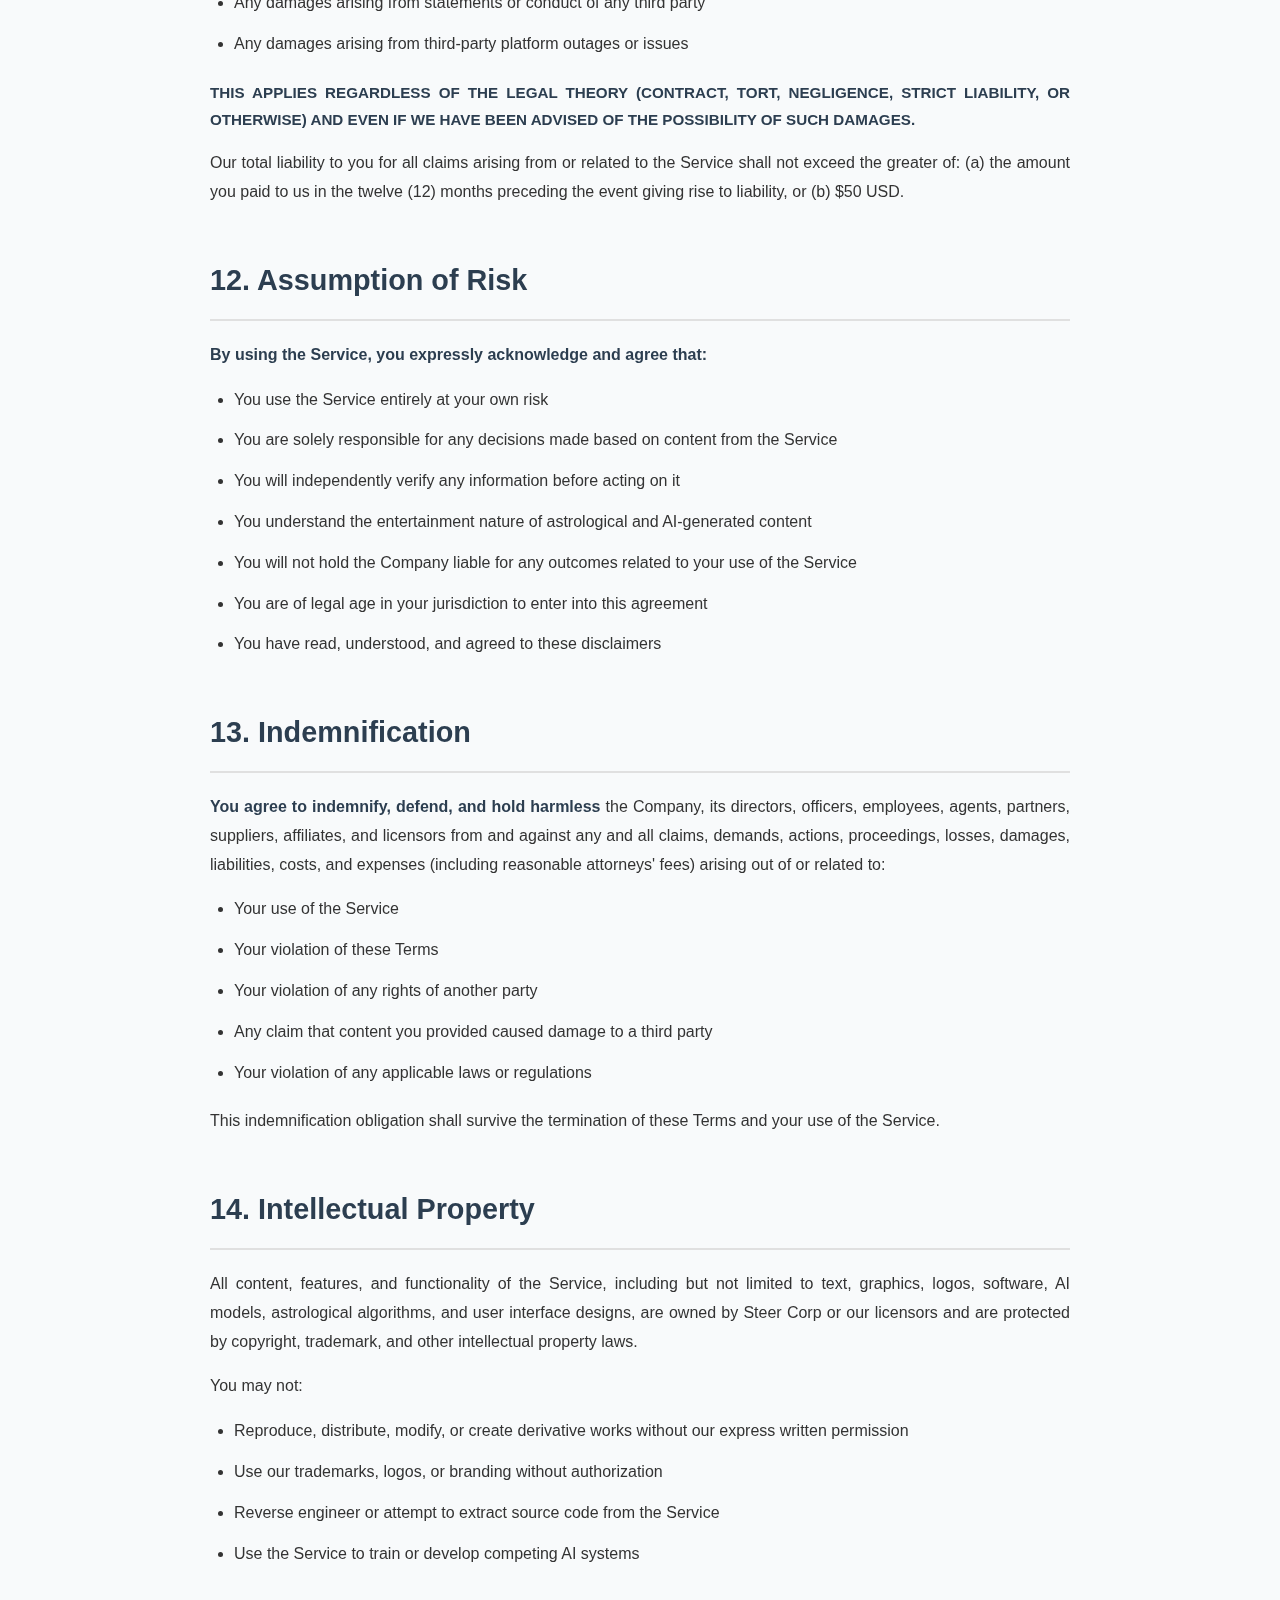
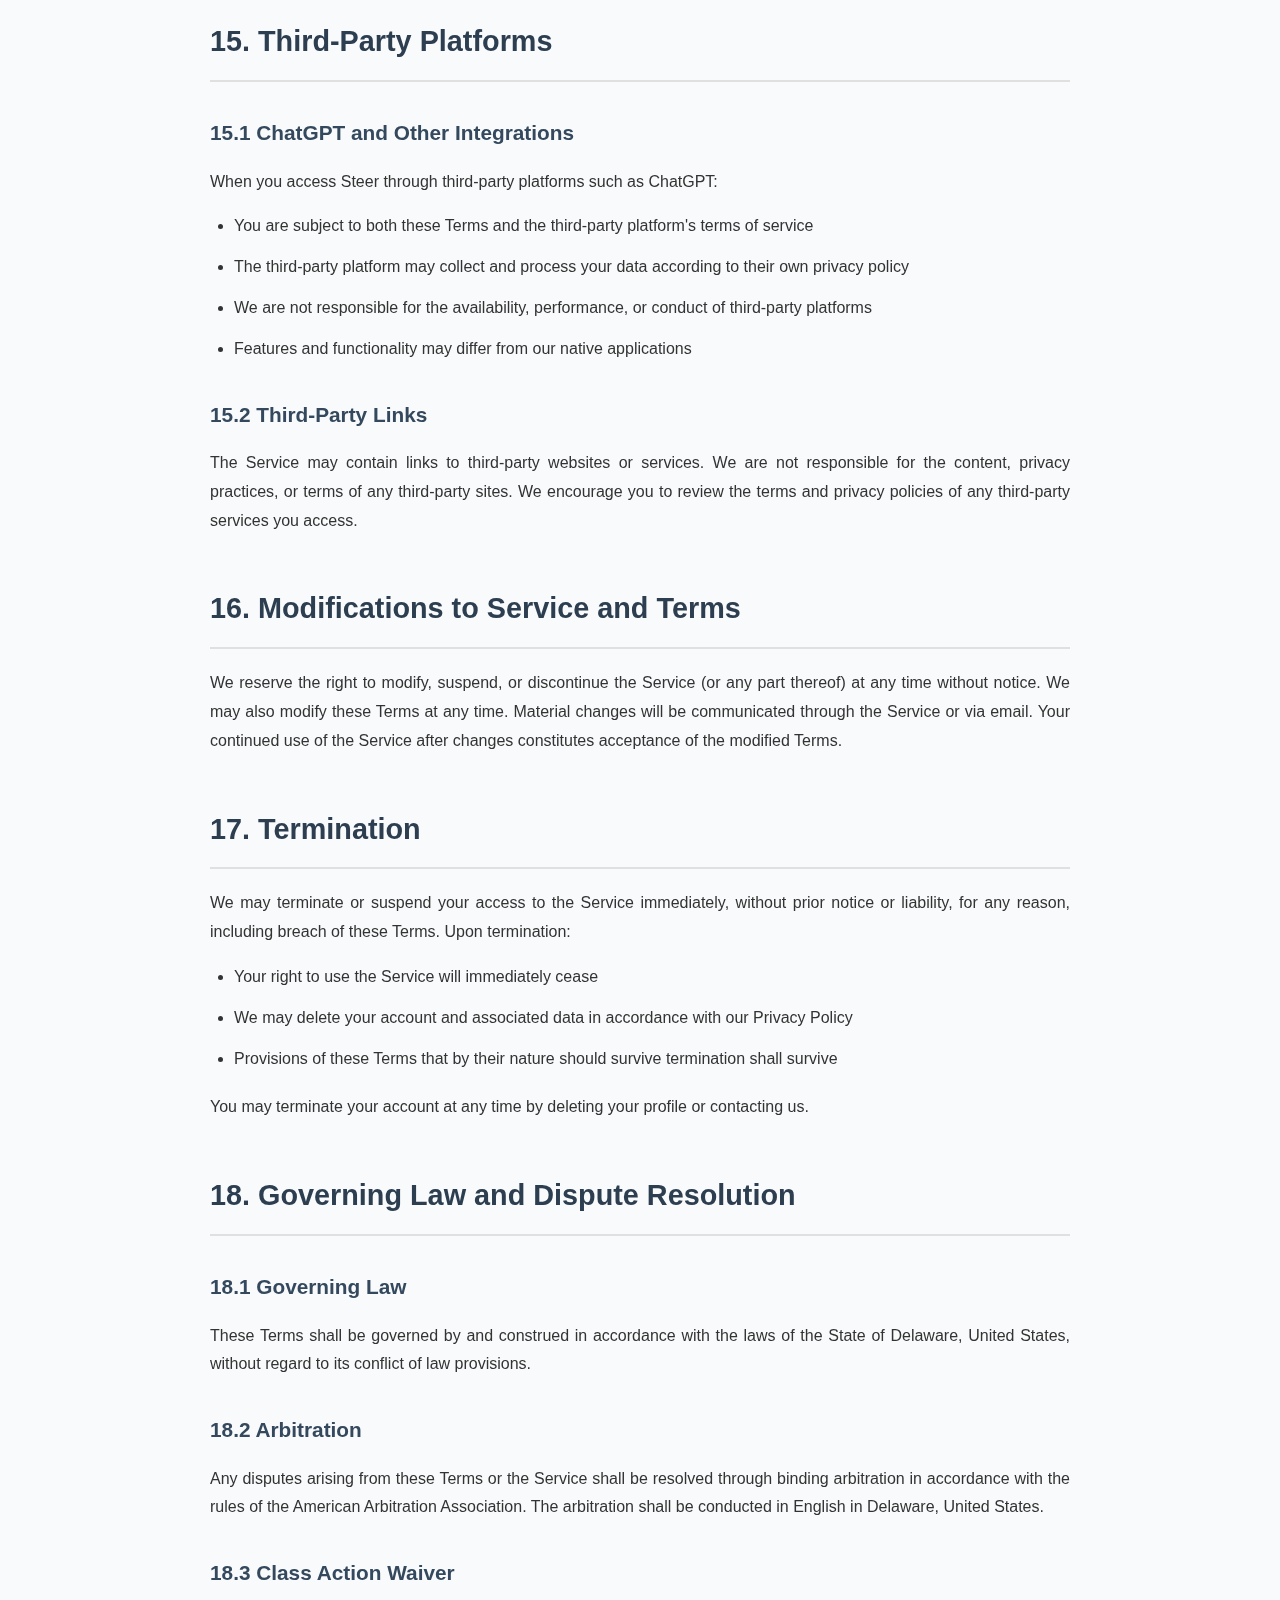
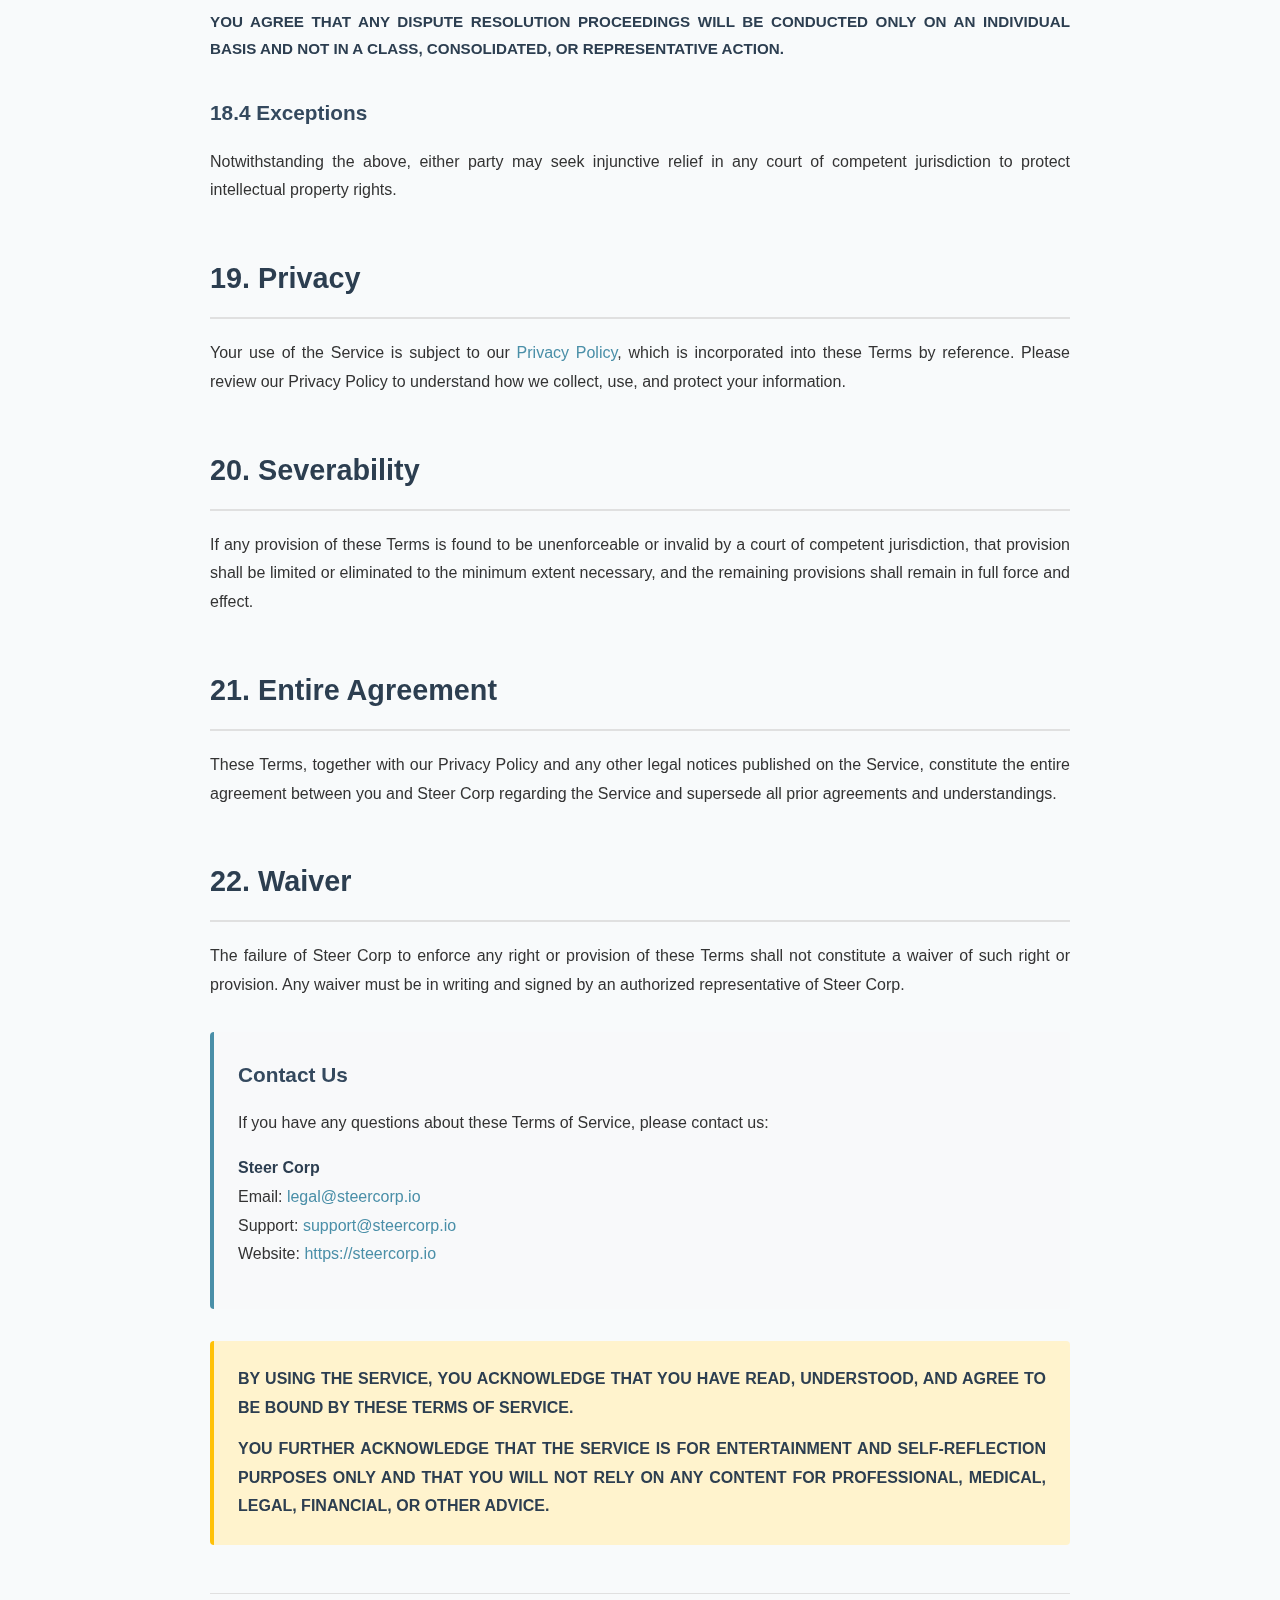
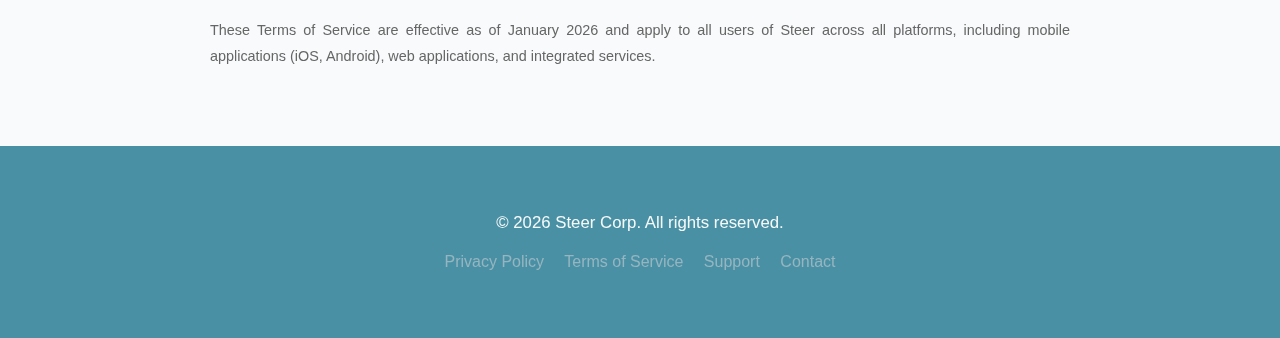
<file: terms.html>
<!DOCTYPE html>
<html lang="en">
<head>
    <meta charset="UTF-8">
    <meta name="viewport" content="width=device-width, initial-scale=1.0">
    <meta name="color-scheme" content="light only">
    <meta name="description" content="Steer App Terms of Service - Terms and Conditions for using Steer">
    <meta name="keywords" content="Steer, terms of service, terms and conditions, legal">
    <title>Terms of Service - Steer Corp</title>
    <link rel="stylesheet" href="https://fonts.googleapis.com/css2?family=Material+Symbols+Outlined:opsz,wght,FILL,GRAD@24,400,0,0" />
    <link rel="stylesheet" href="styles.css">
    <style>
        .terms-container {
            max-width: 900px;
            margin: 0 auto;
            padding: 120px 20px 60px;
        }

        .terms-header {
            text-align: center;
            margin-bottom: 60px;
        }

        .terms-header h1 {
            font-size: 2.5rem;
            color: var(--primary, #4A8FA8);
            margin-bottom: 12px;
        }

        .terms-header .last-updated {
            color: #666;
            font-size: 0.9rem;
        }

        .terms-content {
            line-height: 1.8;
            color: #333;
        }

        .terms-content h2 {
            font-size: 1.8rem;
            color: #2c3e50;
            margin-top: 48px;
            margin-bottom: 20px;
            padding-bottom: 12px;
            border-bottom: 2px solid #e0e0e0;
        }

        .terms-content h3 {
            font-size: 1.3rem;
            color: #34495e;
            margin-top: 32px;
            margin-bottom: 16px;
        }

        .terms-content p {
            margin-bottom: 16px;
            text-align: justify;
        }

        .terms-content ul, .terms-content ol {
            margin-bottom: 20px;
            padding-left: 24px;
        }

        .terms-content li {
            margin-bottom: 12px;
        }

        .terms-content strong {
            color: #2c3e50;
            font-weight: 600;
        }

        .terms-content a {
            color: #4A8FA8;
            text-decoration: none;
            border-bottom: 1px solid transparent;
            transition: border-bottom-color 0.3s;
        }

        .terms-content a:hover {
            border-bottom-color: #4A8FA8;
        }

        .contact-box {
            background: #f8f9fa;
            border-left: 4px solid #4A8FA8;
            padding: 24px;
            margin: 32px 0;
            border-radius: 4px;
        }

        .contact-box h3 {
            margin-top: 0;
        }

        .warning-box {
            background: #fff3cd;
            border-left: 4px solid #ffc107;
            padding: 24px;
            margin: 24px 0;
            border-radius: 4px;
        }

        .warning-box p {
            margin-bottom: 12px;
        }

        .warning-box p:last-child {
            margin-bottom: 0;
        }

        .crisis-box {
            background: #f8d7da;
            border-left: 4px solid #dc3545;
            padding: 24px;
            margin: 24px 0;
            border-radius: 4px;
        }

        .crisis-box h4 {
            color: #dc3545;
            margin-top: 0;
            margin-bottom: 16px;
        }

        .legal-caps {
            text-transform: uppercase;
            font-size: 0.95rem;
        }

        @media (max-width: 768px) {
            .terms-container {
                padding: 100px 16px 40px;
            }

            .terms-header h1 {
                font-size: 2rem;
            }

            .terms-content h2 {
                font-size: 1.5rem;
            }

            .terms-content h3 {
                font-size: 1.2rem;
            }

            .terms-content p {
                text-align: left;
            }
        }
    </style>
</head>
<body>
    <!-- Navigation -->
    <nav class="navbar">
        <div class="container">
            <div class="nav-brand">
                <a href="index.html" class="logo">
                    <img src="steer-logo-v3.svg" alt="Steer" style="height: 40px;">
                </a>
            </div>
            <div class="nav-links">
                <a href="index.html#about">About</a>
                <a href="index.html#vision">Vision</a>
                <a href="index.html#contact">Contact</a>
            </div>
        </div>
    </nav>

    <!-- Terms of Service Content -->
    <div class="terms-container">
        <div class="terms-header">
            <h1>Terms of Service</h1>
            <p class="last-updated">Last Updated: January 2026</p>
        </div>

        <div class="terms-content">
            <p>
                Please read these Terms of Service ("Terms") carefully before using Steer, an AI-powered Vedic astrology life coaching application. These Terms apply to your use of Steer on any platform, including our mobile applications (iOS, Android), web applications, and integrated services such as ChatGPT (collectively, the "Service").
            </p>

            <p>
                By accessing or using the Service, you agree to be bound by these Terms. If you do not agree to these Terms, please do not use the Service.
            </p>

            <h2>1. Acceptance of Terms</h2>

            <p>
                By accessing and using the Service, you accept and agree to be bound by these Terms of Service. If you do not agree to these Terms, please do not use the Service.
            </p>

            <p>
                Steer Corp ("Company," "we," "us," or "our") reserves the right to modify these Terms at any time. We will notify you of material changes by posting the updated Terms with a new "Last Updated" date. Your continued use of the Service following any changes constitutes acceptance of the revised Terms.
            </p>

            <h2>2. Description of Service</h2>

            <p>
                Steer provides AI-generated Vedic astrology readings, birth chart analysis (Kundali), dasha predictions, daily Panchang, planetary transit analysis, and life coaching insights. The Service uses artificial intelligence technology to analyze astrological data based on traditional Vedic (Jyotish) principles and provide personalized guidance.
            </p>

            <h3>2.1 Platforms and Integrations</h3>
            <p>The Service is available through multiple platforms:</p>
            <ul>
                <li><strong>Mobile Applications:</strong> Native iOS and Android applications</li>
                <li><strong>Web Applications:</strong> Browser-based access to Steer features</li>
                <li><strong>Third-Party Integrations:</strong> Access through platforms such as ChatGPT and other AI assistants</li>
            </ul>

            <p>
                When using Steer through third-party platforms (such as ChatGPT), you are also subject to that platform's terms of service and privacy policy in addition to these Terms.
            </p>

            <h2>3. Entertainment and Informational Purposes Only</h2>

            <div class="warning-box">
                <p>
                    <strong>IMPORTANT DISCLAIMER:</strong> The Service is provided strictly for <strong>entertainment, self-reflection, and personal development purposes only</strong>. All content, including but not limited to astrology readings, birth chart analyses, planetary transit interpretations, dasha predictions, Panchang information, life coaching advice, and any other guidance:
                </p>
                <ul>
                    <li>Should NOT be used as a substitute for professional advice</li>
                    <li>Does NOT constitute legal, medical, financial, psychological, or any other professional advice</li>
                    <li>Is NOT a replacement for consultation with licensed professionals</li>
                    <li>Should be interpreted as general guidance for reflection, not specific recommendations</li>
                    <li>Cannot and does not predict actual future events</li>
                    <li>Is based on traditional belief systems, not empirical science</li>
                </ul>
                <p>
                    <strong>You are solely responsible for any decisions or actions you take based on the information provided by the Service.</strong>
                </p>
            </div>

            <h2>4. No Professional Advice</h2>

            <h3>4.1 Not Legal Advice</h3>
            <p>
                Nothing in the Service constitutes legal advice. Do not rely on any information from the Service for legal matters. Always consult with a licensed attorney for legal questions or concerns.
            </p>

            <h3>4.2 Not Medical or Mental Health Advice</h3>
            <p>
                The Service does not provide medical, mental health, or therapeutic advice. The Service is not a crisis intervention tool and cannot provide emergency assistance.
            </p>

            <div class="crisis-box">
                <h4>IF YOU ARE EXPERIENCING A CRISIS</h4>
                <p>If you are experiencing a medical or mental health emergency, suicidal thoughts, or any crisis:</p>
                <ul>
                    <li>Contact emergency services immediately (911 in the US)</li>
                    <li>National Suicide Prevention Lifeline: <strong>988</strong> (US)</li>
                    <li>Crisis Text Line: Text <strong>HOME</strong> to <strong>741741</strong> (US)</li>
                    <li>Contact your local emergency services</li>
                    <li>Consult with a licensed healthcare professional</li>
                </ul>
                <p><strong>DO NOT USE THIS SERVICE AS A SUBSTITUTE FOR PROFESSIONAL MENTAL HEALTH CARE.</strong></p>
            </div>

            <h3>4.3 Not Financial Advice</h3>
            <p>
                The Service does not provide financial, investment, or tax advice. Always consult with a licensed financial advisor, accountant, or tax professional before making financial decisions.
            </p>

            <h3>4.4 Not Career or Relationship Advice</h3>
            <p>
                The Service does not provide professional career counseling or relationship therapy. For significant career decisions or relationship issues, consult with qualified career counselors or licensed therapists.
            </p>

            <h2>5. AI-Generated Content Disclaimer</h2>

            <p>
                <strong>All readings and guidance are generated by artificial intelligence.</strong> You expressly acknowledge and agree that:
            </p>

            <ul>
                <li>AI-generated content may contain errors, inaccuracies, inconsistencies, or be entirely incorrect</li>
                <li>AI systems can produce "hallucinations" (plausible-sounding but factually wrong information)</li>
                <li>AI does not have the ability to verify facts, dates, events, or any real-world information</li>
                <li>AI cannot predict the future; any apparent predictions are purely for entertainment and reflection</li>
                <li>AI-generated content should never be used as the sole basis for any decision</li>
                <li>You are solely responsible for independently verifying any information before relying on it</li>
            </ul>

            <p>
                The Service does not guarantee the accuracy, completeness, or reliability of any AI-generated content.
            </p>

            <h3>5.1 Third-Party AI Providers</h3>
            <p>
                The Service uses multiple AI providers (including OpenAI, Anthropic Claude, Google Gemini, and others) to generate insights. When using Steer through third-party platforms like ChatGPT, your interactions are processed by that platform's AI systems. We do not control and are not responsible for the AI processing performed by third-party platforms.
            </p>

            <h2>6. Vedic Astrology Disclaimer</h2>

            <p>
                <strong>Vedic astrology (Jyotish) and related practices are traditional belief systems.</strong> You acknowledge that:
            </p>

            <ul>
                <li>Vedic astrology is based on ancient traditions and cultural practices, not empirical science</li>
                <li>Astrological interpretations have no scientifically validated predictive accuracy</li>
                <li>Birth chart analyses, dasha predictions, Panchang, and planetary transit readings are cultural and spiritual content</li>
                <li>Astrological content cannot determine, control, or predict actual life events</li>
                <li>All astrological content should be viewed as a tool for self-reflection and entertainment only</li>
                <li>Different astrologers and systems may provide different interpretations of the same data</li>
            </ul>

            <h2>7. User Accounts and Authentication</h2>

            <h3>7.1 Account Creation</h3>
            <p>
                To use certain features of the Service, you must create an account. You agree to provide accurate, current, and complete information during registration and to keep your account information updated.
            </p>

            <h3>7.2 Authentication Methods</h3>
            <p>
                Depending on the platform, you may authenticate using various methods including Google Sign-In, email/password, or OAuth through third-party platforms (such as ChatGPT). You are responsible for maintaining the security of your authentication credentials.
            </p>

            <h3>7.3 Account Security</h3>
            <p>
                You are responsible for all activities that occur under your account. You agree to notify us immediately of any unauthorized use of your account or any other security breach.
            </p>

            <h2>8. User Responsibilities</h2>

            <p>You agree to use the Service responsibly and acknowledge that:</p>

            <ul>
                <li>You are at least 18 years of age, or at least 13 years of age with parental consent</li>
                <li>You will not use the Service for any illegal or unauthorized purpose</li>
                <li>You are responsible for maintaining the confidentiality of your account</li>
                <li>You will use your own judgment and discretion when interpreting and acting on information from the Service</li>
                <li>You will seek professional advice for any significant life decisions</li>
                <li>You will not attempt to reverse engineer, decompile, or extract source code from the Service</li>
                <li>You will not use automated systems (bots, scrapers) to access the Service without permission</li>
                <li>You will not share your account credentials with others</li>
            </ul>

            <h2>9. Sensitive Personal Data</h2>

            <p>
                The Service requires sensitive personal information (birth date, time, and location) to provide astrological calculations. By providing this information, you:
            </p>

            <ul>
                <li>Consent to the collection, storage, and processing of this data as described in our <a href="privacy.html">Privacy Policy</a></li>
                <li>Acknowledge that this data will be processed by AI systems to generate astrological insights</li>
                <li>Understand that you can delete this data at any time by deleting your profile</li>
            </ul>

            <h2>10. No Warranties</h2>

            <p class="legal-caps">
                <strong>THE SERVICE IS PROVIDED "AS IS" AND "AS AVAILABLE" WITHOUT WARRANTIES OF ANY KIND, EITHER EXPRESS OR IMPLIED, INCLUDING BUT NOT LIMITED TO:</strong>
            </p>

            <ul>
                <li>Warranties of merchantability, fitness for a particular purpose, or non-infringement</li>
                <li>Warranties that the Service will be uninterrupted, error-free, or secure</li>
                <li>Warranties regarding the accuracy, reliability, or completeness of content</li>
                <li>Warranties that any defects will be corrected</li>
                <li>Warranties that the Service or servers are free of viruses or harmful components</li>
                <li>Warranties regarding the availability or performance of third-party platforms</li>
            </ul>

            <p>
                We do not warrant that the Service will meet your requirements or expectations, or that the results obtained from the Service will be accurate or reliable.
            </p>

            <h2>11. Limitation of Liability</h2>

            <p class="legal-caps">
                <strong>TO THE MAXIMUM EXTENT PERMITTED BY LAW, STEER CORP AND ITS OFFICERS, DIRECTORS, EMPLOYEES, AGENTS, PARTNERS, AND AFFILIATES SHALL NOT BE LIABLE FOR ANY:</strong>
            </p>

            <ul>
                <li>Direct, indirect, incidental, special, consequential, punitive, or exemplary damages</li>
                <li>Loss of profits, revenue, data, business opportunities, goodwill, or use</li>
                <li>Personal injury, emotional distress, or psychological harm allegedly caused by content</li>
                <li>Financial losses resulting from decisions influenced by content</li>
                <li>Any damages arising from your use or inability to use the Service</li>
                <li>Any damages arising from unauthorized access to or alteration of your data</li>
                <li>Any damages arising from statements or conduct of any third party</li>
                <li>Any damages arising from third-party platform outages or issues</li>
            </ul>

            <p class="legal-caps">
                <strong>THIS APPLIES REGARDLESS OF THE LEGAL THEORY (CONTRACT, TORT, NEGLIGENCE, STRICT LIABILITY, OR OTHERWISE) AND EVEN IF WE HAVE BEEN ADVISED OF THE POSSIBILITY OF SUCH DAMAGES.</strong>
            </p>

            <p>
                Our total liability to you for all claims arising from or related to the Service shall not exceed the greater of: (a) the amount you paid to us in the twelve (12) months preceding the event giving rise to liability, or (b) $50 USD.
            </p>

            <h2>12. Assumption of Risk</h2>

            <p><strong>By using the Service, you expressly acknowledge and agree that:</strong></p>

            <ul>
                <li>You use the Service entirely at your own risk</li>
                <li>You are solely responsible for any decisions made based on content from the Service</li>
                <li>You will independently verify any information before acting on it</li>
                <li>You understand the entertainment nature of astrological and AI-generated content</li>
                <li>You will not hold the Company liable for any outcomes related to your use of the Service</li>
                <li>You are of legal age in your jurisdiction to enter into this agreement</li>
                <li>You have read, understood, and agreed to these disclaimers</li>
            </ul>

            <h2>13. Indemnification</h2>

            <p>
                <strong>You agree to indemnify, defend, and hold harmless</strong> the Company, its directors, officers, employees, agents, partners, suppliers, affiliates, and licensors from and against any and all claims, demands, actions, proceedings, losses, damages, liabilities, costs, and expenses (including reasonable attorneys' fees) arising out of or related to:
            </p>

            <ul>
                <li>Your use of the Service</li>
                <li>Your violation of these Terms</li>
                <li>Your violation of any rights of another party</li>
                <li>Any claim that content you provided caused damage to a third party</li>
                <li>Your violation of any applicable laws or regulations</li>
            </ul>

            <p>
                This indemnification obligation shall survive the termination of these Terms and your use of the Service.
            </p>

            <h2>14. Intellectual Property</h2>

            <p>
                All content, features, and functionality of the Service, including but not limited to text, graphics, logos, software, AI models, astrological algorithms, and user interface designs, are owned by Steer Corp or our licensors and are protected by copyright, trademark, and other intellectual property laws.
            </p>

            <p>You may not:</p>
            <ul>
                <li>Reproduce, distribute, modify, or create derivative works without our express written permission</li>
                <li>Use our trademarks, logos, or branding without authorization</li>
                <li>Reverse engineer or attempt to extract source code from the Service</li>
                <li>Use the Service to train or develop competing AI systems</li>
            </ul>

            <h2>15. Third-Party Platforms</h2>

            <h3>15.1 ChatGPT and Other Integrations</h3>
            <p>
                When you access Steer through third-party platforms such as ChatGPT:
            </p>
            <ul>
                <li>You are subject to both these Terms and the third-party platform's terms of service</li>
                <li>The third-party platform may collect and process your data according to their own privacy policy</li>
                <li>We are not responsible for the availability, performance, or conduct of third-party platforms</li>
                <li>Features and functionality may differ from our native applications</li>
            </ul>

            <h3>15.2 Third-Party Links</h3>
            <p>
                The Service may contain links to third-party websites or services. We are not responsible for the content, privacy practices, or terms of any third-party sites. We encourage you to review the terms and privacy policies of any third-party services you access.
            </p>

            <h2>16. Modifications to Service and Terms</h2>

            <p>
                We reserve the right to modify, suspend, or discontinue the Service (or any part thereof) at any time without notice. We may also modify these Terms at any time. Material changes will be communicated through the Service or via email. Your continued use of the Service after changes constitutes acceptance of the modified Terms.
            </p>

            <h2>17. Termination</h2>

            <p>
                We may terminate or suspend your access to the Service immediately, without prior notice or liability, for any reason, including breach of these Terms. Upon termination:
            </p>

            <ul>
                <li>Your right to use the Service will immediately cease</li>
                <li>We may delete your account and associated data in accordance with our Privacy Policy</li>
                <li>Provisions of these Terms that by their nature should survive termination shall survive</li>
            </ul>

            <p>
                You may terminate your account at any time by deleting your profile or contacting us.
            </p>

            <h2>18. Governing Law and Dispute Resolution</h2>

            <h3>18.1 Governing Law</h3>
            <p>
                These Terms shall be governed by and construed in accordance with the laws of the State of Delaware, United States, without regard to its conflict of law provisions.
            </p>

            <h3>18.2 Arbitration</h3>
            <p>
                Any disputes arising from these Terms or the Service shall be resolved through binding arbitration in accordance with the rules of the American Arbitration Association. The arbitration shall be conducted in English in Delaware, United States.
            </p>

            <h3>18.3 Class Action Waiver</h3>
            <p class="legal-caps">
                <strong>YOU AGREE THAT ANY DISPUTE RESOLUTION PROCEEDINGS WILL BE CONDUCTED ONLY ON AN INDIVIDUAL BASIS AND NOT IN A CLASS, CONSOLIDATED, OR REPRESENTATIVE ACTION.</strong>
            </p>

            <h3>18.4 Exceptions</h3>
            <p>
                Notwithstanding the above, either party may seek injunctive relief in any court of competent jurisdiction to protect intellectual property rights.
            </p>

            <h2>19. Privacy</h2>

            <p>
                Your use of the Service is subject to our <a href="privacy.html">Privacy Policy</a>, which is incorporated into these Terms by reference. Please review our Privacy Policy to understand how we collect, use, and protect your information.
            </p>

            <h2>20. Severability</h2>

            <p>
                If any provision of these Terms is found to be unenforceable or invalid by a court of competent jurisdiction, that provision shall be limited or eliminated to the minimum extent necessary, and the remaining provisions shall remain in full force and effect.
            </p>

            <h2>21. Entire Agreement</h2>

            <p>
                These Terms, together with our Privacy Policy and any other legal notices published on the Service, constitute the entire agreement between you and Steer Corp regarding the Service and supersede all prior agreements and understandings.
            </p>

            <h2>22. Waiver</h2>

            <p>
                The failure of Steer Corp to enforce any right or provision of these Terms shall not constitute a waiver of such right or provision. Any waiver must be in writing and signed by an authorized representative of Steer Corp.
            </p>

            <div class="contact-box">
                <h3>Contact Us</h3>
                <p>
                    If you have any questions about these Terms of Service, please contact us:
                </p>
                <p>
                    <strong>Steer Corp</strong><br>
                    Email: <a href="mailto:legal@steercorp.io">legal@steercorp.io</a><br>
                    Support: <a href="mailto:support@steercorp.io">support@steercorp.io</a><br>
                    Website: <a href="https://steercorp.io">https://steercorp.io</a>
                </p>
            </div>

            <div class="warning-box">
                <p>
                    <strong>BY USING THE SERVICE, YOU ACKNOWLEDGE THAT YOU HAVE READ, UNDERSTOOD, AND AGREE TO BE BOUND BY THESE TERMS OF SERVICE.</strong>
                </p>
                <p>
                    <strong>YOU FURTHER ACKNOWLEDGE THAT THE SERVICE IS FOR ENTERTAINMENT AND SELF-REFLECTION PURPOSES ONLY AND THAT YOU WILL NOT RELY ON ANY CONTENT FOR PROFESSIONAL, MEDICAL, LEGAL, FINANCIAL, OR OTHER ADVICE.</strong>
                </p>
            </div>

            <p style="margin-top: 48px; padding-top: 24px; border-top: 1px solid #e0e0e0; color: #666; font-size: 0.9rem;">
                These Terms of Service are effective as of January 2026 and apply to all users of Steer across all platforms, including mobile applications (iOS, Android), web applications, and integrated services.
            </p>
        </div>
    </div>

    <!-- Footer -->
    <footer class="footer">
        <div class="container">
            <div class="footer-content">
                <p>&copy; 2026 Steer Corp. All rights reserved.</p>
                <div style="margin-top: 8px;">
                    <a href="privacy.html" style="color: #95b5c0; text-decoration: none; margin-right: 16px;">Privacy Policy</a>
                    <a href="terms.html" style="color: #95b5c0; text-decoration: none; margin-right: 16px;">Terms of Service</a>
                    <a href="support.html" style="color: #95b5c0; text-decoration: none; margin-right: 16px;">Support</a>
                    <a href="mailto:support@steercorp.io" style="color: #95b5c0; text-decoration: none;">Contact</a>
                </div>
            </div>
        </div>
    </footer>

    <script src="script.js"></script>
</body>
</html>
</file>
<file: styles.css>
/* Tranquil Theme Color Palette */
:root {
    --primary: #4A90A4;
    --secondary: #7B9E87;
    --tertiary: #8B9DC3;
    --deep-blue: #2C5F6F;
    --light-bg: #f8fafb;
    --dark-text: #1a1a1a;
    --medium-text: #4a4a4a;
    --light-text: #6a6a6a;
    --white: #ffffff;
    --shadow: rgba(74, 144, 164, 0.1);
    --shadow-hover: rgba(74, 144, 164, 0.2);
}

/* Dark Mode Variables */
@media (prefers-color-scheme: dark) {
    :root {
        --primary: #A8CAD6;
        --secondary: #7B9E87;
        --tertiary: #8B9DC3;
        --deep-blue: #6BA5B8;
        --light-bg: #0F1419;
        --dark-text: #e8e8e8;
        --medium-text: #c5c5c5;
        --light-text: #a0a0a0;
        --white: #1a1f26;
        --shadow: rgba(168, 202, 214, 0.1);
        --shadow-hover: rgba(168, 202, 214, 0.2);
    }

    .navbar {
        background: rgba(255, 255, 255, 0.8);
        border-bottom: 1px solid rgba(74, 144, 164, 0.1);
    }
}

/* Reset and Base Styles */
* {
    margin: 0;
    padding: 0;
    box-sizing: border-box;
}

html {
    scroll-behavior: smooth;
}

body {
    font-family: -apple-system, BlinkMacSystemFont, 'Segoe UI', Roboto, 'Helvetica Neue', Arial, sans-serif;
    line-height: 1.6;
    color: var(--dark-text);
    background-color: var(--light-bg);
    overflow-x: hidden;
    -webkit-font-smoothing: antialiased;
    -moz-osx-font-smoothing: grayscale;
}

.container {
    max-width: 1400px;
    margin: 0 auto;
    padding: 0 3rem;
}

/* Navigation */
.navbar {
    position: fixed;
    top: 0;
    left: 0;
    right: 0;
    background: rgba(255, 255, 255, 0.8);
    backdrop-filter: blur(40px) saturate(180%);
    -webkit-backdrop-filter: blur(40px) saturate(180%);
    border-bottom: 1px solid rgba(74, 144, 164, 0.1);
    box-shadow: 0 2px 20px rgba(0, 0, 0, 0.05);
    z-index: 1000;
    transition: all 0.3s ease;
}

.navbar .container {
    display: flex;
    justify-content: space-between;
    align-items: center;
    padding: 1.75rem 3rem;
    max-width: 100%;
}

.logo {
    font-size: 1.75rem;
    font-weight: 900;
    color: var(--deep-blue);
    letter-spacing: -1px;
    display: flex;
    align-items: center;
    gap: 0.75rem;
    transition: all 0.3s ease;
    cursor: pointer;
}

.logo:hover {
    transform: scale(1.02);
    color: var(--primary);
}

.logo-icon {
    font-size: 2.2rem;
    font-variation-settings: 'FILL' 1, 'wght' 700, 'GRAD' 0, 'opsz' 40;
    color: var(--primary);
}

.nav-links {
    display: flex;
    gap: 3rem;
    align-items: center;
}

.nav-links a {
    text-decoration: none;
    color: var(--dark-text);
    font-weight: 700;
    font-size: 1rem;
    transition: all 0.3s ease;
    position: relative;
    padding: 0.5rem 0;
    letter-spacing: 0.3px;
}

.nav-links a::after {
    content: '';
    position: absolute;
    bottom: -4px;
    left: 0;
    width: 0;
    height: 3px;
    background: linear-gradient(90deg, var(--primary), var(--tertiary));
    transition: width 0.3s cubic-bezier(0.4, 0, 0.2, 1);
    border-radius: 2px;
}

.nav-links a:hover {
    color: var(--primary);
}

.nav-links a:hover::after {
    width: 100%;
}

/* Hero Section */
.hero {
    min-height: 100vh;
    display: flex;
    align-items: center;
    padding-top: 80px;
    background: var(--white);
    position: relative;
    overflow: hidden;
    clip-path: inset(0);
}

.hero::before {
    content: '';
    position: absolute;
    right: -10%;
    top: -10%;
    width: 60%;
    height: 110%;
    background: linear-gradient(135deg, rgba(74, 144, 164, 0.08) 0%, rgba(139, 157, 195, 0.08) 100%);
    transform: skewX(-12deg);
    z-index: 0;
    max-height: 100vh;
}

.hero .container {
    display: grid;
    grid-template-columns: 1.2fr 0.8fr;
    gap: 6rem;
    align-items: center;
    position: relative;
    z-index: 1;
}

.hero-content {
    z-index: 10;
    max-width: 700px;
}

.hero-title {
    font-size: 6.5rem;
    font-weight: 900;
    line-height: 0.95;
    color: var(--deep-blue);
    margin-bottom: 2.5rem;
    letter-spacing: -3.5px;
}

.hero-subtitle {
    font-size: 2rem;
    color: var(--medium-text);
    margin-bottom: 3rem;
    font-weight: 400;
    line-height: 1.5;
    max-width: 550px;
}

.hero-tagline {
    font-size: 1.25rem;
    color: var(--light-text);
    font-weight: 500;
    margin-bottom: 3rem;
}

.cta-badge {
    display: inline-block;
    padding: 1.25rem 3rem;
    background: linear-gradient(135deg, var(--primary), var(--tertiary));
    color: white;
    border-radius: 50px;
    font-weight: 700;
    font-size: 1.1rem;
    letter-spacing: 0.5px;
    box-shadow: 0 10px 40px rgba(74, 144, 164, 0.25);
    position: relative;
    overflow: hidden;
    animation: subtlePulse 3s ease-in-out infinite;
}

@keyframes subtlePulse {
    0%, 100% {
        box-shadow: 0 10px 40px rgba(74, 144, 164, 0.25);
    }
    50% {
        box-shadow: 0 10px 50px rgba(74, 144, 164, 0.35);
    }
}

/* Hero Visual - Modern Abstract */
.hero-visual {
    display: flex;
    justify-content: center;
    align-items: center;
    height: 650px;
    position: relative;
}

.visual-container {
    position: relative;
    width: 600px;
    height: 600px;
}

/* Mandala Center */
.mandala-center {
    position: absolute;
    width: 80px;
    height: 80px;
    top: 50%;
    left: 50%;
    transform: translate(-50%, -50%);
    background: linear-gradient(135deg, var(--primary), var(--tertiary));
    border-radius: 50%;
    box-shadow: 0 0 60px rgba(74, 144, 164, 0.6);
    animation: centerPulse 4s ease-in-out infinite;
}

/* Mandala Rings */
.mandala-ring {
    position: absolute;
    top: 50%;
    left: 50%;
    transform: translate(-50%, -50%);
    border: 3px solid transparent;
    border-radius: 50%;
    opacity: 0.4;
    background: linear-gradient(white, white) padding-box,
                linear-gradient(135deg, var(--primary), var(--tertiary)) border-box;
}

.ring-1 {
    width: 180px;
    height: 180px;
    animation: ringExpand 6s ease-in-out infinite;
}

.ring-3 {
    width: 380px;
    height: 380px;
    animation: ringExpand 10s ease-in-out infinite;
}

/* Mandala Petals - Sacred Geometry */
.mandala-petal {
    position: absolute;
    width: 90px;
    height: 90px;
    top: 50%;
    left: 50%;
    background: linear-gradient(135deg, var(--primary), var(--tertiary));
    opacity: 0.25;
    border-radius: 50% 0 50% 50%;
    transform-origin: center;
}

.petal-1 {
    transform: translate(-50%, -50%) rotate(0deg) translateY(-140px);
    animation: petalFloat 8s ease-in-out infinite;
}

.petal-2 {
    transform: translate(-50%, -50%) rotate(45deg) translateY(-140px);
    animation: petalFloat 8s ease-in-out 1s infinite;
}

.petal-3 {
    transform: translate(-50%, -50%) rotate(90deg) translateY(-140px);
    animation: petalFloat 8s ease-in-out 2s infinite;
}

.petal-4 {
    transform: translate(-50%, -50%) rotate(135deg) translateY(-140px);
    animation: petalFloat 8s ease-in-out 3s infinite;
}

.petal-5 {
    transform: translate(-50%, -50%) rotate(180deg) translateY(-140px);
    animation: petalFloat 8s ease-in-out 4s infinite;
}

.petal-6 {
    transform: translate(-50%, -50%) rotate(225deg) translateY(-140px);
    animation: petalFloat 8s ease-in-out 5s infinite;
}

.petal-7 {
    transform: translate(-50%, -50%) rotate(270deg) translateY(-140px);
    animation: petalFloat 8s ease-in-out 6s infinite;
}

.petal-8 {
    transform: translate(-50%, -50%) rotate(315deg) translateY(-140px);
    animation: petalFloat 8s ease-in-out 7s infinite;
}

/* Mandala Animations */
@keyframes centerPulse {
    0%, 100% {
        transform: translate(-50%, -50%) scale(1);
        box-shadow: 0 0 60px rgba(74, 144, 164, 0.6);
    }
    50% {
        transform: translate(-50%, -50%) scale(1.15);
        box-shadow: 0 0 80px rgba(139, 157, 195, 0.8);
    }
}

@keyframes ringExpand {
    0%, 100% {
        transform: translate(-50%, -50%) scale(1);
        opacity: 0.4;
    }
    50% {
        transform: translate(-50%, -50%) scale(1.05);
        opacity: 0.6;
    }
}

@keyframes petalFloat {
    0%, 100% {
        opacity: 0.25;
    }
    50% {
        opacity: 0.35;
    }
}

/* Fade In Animations */
.fade-in {
    animation: fadeIn 1s ease-out;
}

.fade-in-delay {
    animation: fadeIn 1s ease-out 0.3s both;
}

.fade-in-delay-2 {
    animation: fadeIn 1s ease-out 0.6s both;
}

@keyframes fadeIn {
    from {
        opacity: 0;
        transform: translateY(30px);
    }
    to {
        opacity: 1;
        transform: translateY(0);
    }
}

/* Section Styling */
section {
    padding: 8rem 0;
}

.section-title {
    font-size: 3rem;
    font-weight: 800;
    text-align: center;
    margin-bottom: 4rem;
    color: var(--dark-text);
    letter-spacing: -1px;
    position: relative;
}

.section-title::after {
    content: '';
    display: block;
    width: 60px;
    height: 4px;
    background: linear-gradient(90deg, var(--primary), var(--tertiary));
    margin: 1.5rem auto 0;
    border-radius: 2px;
}

/* About Section */
.about {
    background: var(--white);
    position: relative;
}

.about::before {
    content: '';
    position: absolute;
    left: 0;
    top: -80px;
    width: 100%;
    height: 80px;
    background: var(--white);
    transform: skewY(-2deg);
    transform-origin: left;
}

.about-content {
    display: grid;
    grid-template-columns: repeat(3, 1fr);
    gap: 3rem;
}

.about-card:nth-child(2) {
    transform: translateY(40px);
}

.about-card:nth-child(2):hover {
    transform: translateY(28px) scale(1.02);
}

.about-card {
    padding: 3.5rem 3rem;
    background: rgba(255, 255, 255, 0.7);
    backdrop-filter: blur(20px);
    -webkit-backdrop-filter: blur(20px);
    border-radius: 32px;
    text-align: center;
    transition: all 0.5s cubic-bezier(0.4, 0, 0.2, 1);
    border: 1px solid rgba(74, 144, 164, 0.15);
    box-shadow: 0 8px 32px rgba(74, 144, 164, 0.12);
    position: relative;
    overflow: hidden;
}

.about-card::before {
    content: '';
    position: absolute;
    top: 0;
    left: 0;
    right: 0;
    height: 3px;
    background: linear-gradient(90deg, var(--primary), var(--tertiary));
    transform: scaleX(0);
    transition: transform 0.4s cubic-bezier(0.4, 0, 0.2, 1);
}

.about-card:hover::before {
    transform: scaleX(1);
}

.about-card:hover {
    transform: translateY(-12px) scale(1.02);
    box-shadow: 0 24px 72px rgba(74, 144, 164, 0.25);
    border-color: rgba(74, 144, 164, 0.3);
    background: rgba(255, 255, 255, 0.9);
}

.card-icon {
    font-size: 3.5rem;
    margin-bottom: 1.5rem;
    display: block;
    color: var(--primary);
    font-variation-settings: 'FILL' 0, 'wght' 300, 'GRAD' 0, 'opsz' 48;
    transition: all 0.3s ease;
}

.about-card:hover .card-icon {
    transform: scale(1.1);
    font-variation-settings: 'FILL' 1, 'wght' 400, 'GRAD' 0, 'opsz' 48;
}

.about-card h3 {
    font-size: 1.5rem;
    color: var(--dark-text);
    margin-bottom: 1rem;
    font-weight: 700;
    letter-spacing: -0.5px;
}

.about-card p {
    color: var(--light-text);
    line-height: 1.8;
    font-size: 1.05rem;
}

/* Vision Section */
.vision {
    background: var(--light-bg);
    position: relative;
    margin-top: -80px;
    padding-top: 12rem !important;
}

.vision::before {
    content: '';
    position: absolute;
    left: 0;
    top: 0;
    width: 100%;
    height: 100px;
    background: var(--light-bg);
    transform: skewY(2deg);
    transform-origin: left;
}

.vision-content {
    max-width: 800px;
    margin: 0 auto;
}

.vision-text {
    text-align: center;
}

.vision-statement {
    font-size: 1.35rem;
    color: var(--medium-text);
    margin-bottom: 2.5rem;
    line-height: 1.8;
    font-weight: 400;
}

.vision-values {
    display: grid;
    grid-template-columns: repeat(auto-fit, minmax(250px, 1fr));
    gap: 1.5rem;
    margin-top: 3rem;
}

.value-item {
    display: flex;
    align-items: center;
    gap: 1.25rem;
    padding: 1.5rem 1.75rem;
    background: var(--white);
    border-radius: 16px;
    box-shadow: 0 2px 12px rgba(0, 0, 0, 0.04);
    transition: all 0.3s cubic-bezier(0.4, 0, 0.2, 1);
    border: 1px solid rgba(74, 144, 164, 0.08);
}

.value-item:hover {
    transform: translateX(8px);
    box-shadow: 0 8px 30px rgba(74, 144, 164, 0.12);
    border-color: rgba(74, 144, 164, 0.15);
}

.value-dot {
    width: 12px;
    height: 12px;
    background: linear-gradient(135deg, var(--primary), var(--tertiary));
    border-radius: 50%;
    flex-shrink: 0;
}

.value-item span:last-child {
    color: var(--dark-text);
    font-weight: 500;
}

/* Coming Soon Section */
.coming-soon {
    background: linear-gradient(135deg, var(--deep-blue) 0%, var(--primary) 50%, var(--tertiary) 100%);
    color: white;
    text-align: center;
    position: relative;
    padding: 10rem 0 !important;
}

.coming-soon::before {
    content: '';
    position: absolute;
    left: 0;
    top: -80px;
    width: 100%;
    height: 80px;
    background: linear-gradient(135deg, var(--deep-blue), var(--primary));
    transform: skewY(-2deg);
    transform-origin: left;
}

.coming-soon-content h2 {
    font-size: 3rem;
    margin-bottom: 2rem;
    font-weight: 800;
    letter-spacing: -1px;
}

.coming-soon-content p {
    font-size: 1.4rem;
    margin-bottom: 1rem;
    opacity: 0.95;
    font-weight: 400;
}

.coming-soon-hint {
    font-size: 1.3rem;
    font-weight: 500;
    margin-top: 2rem;
    opacity: 0.9;
}

/* Contact Section */
.contact {
    background: var(--white);
    position: relative;
    margin-top: -80px;
    padding-top: 12rem !important;
}

.contact::before {
    content: '';
    position: absolute;
    left: 0;
    top: 0;
    width: 100%;
    height: 100px;
    background: var(--white);
    transform: skewY(2deg);
    transform-origin: left;
}

.contact-content {
    max-width: 700px;
    margin: 0 auto;
    text-align: center;
}

.contact-intro {
    font-size: 1.35rem;
    color: var(--medium-text);
    margin-bottom: 3.5rem;
    font-weight: 400;
    line-height: 1.7;
}

.contact-methods {
    display: grid;
    gap: 2rem;
}

.contact-item {
    display: flex;
    flex-direction: column;
    gap: 0.75rem;
    padding: 2rem;
    background: var(--white);
    border-radius: 16px;
    transition: all 0.3s cubic-bezier(0.4, 0, 0.2, 1);
    border: 1px solid rgba(74, 144, 164, 0.08);
    box-shadow: 0 2px 12px rgba(0, 0, 0, 0.04);
    position: relative;
    overflow: hidden;
}

.contact-item::before {
    content: '';
    position: absolute;
    left: 0;
    top: 0;
    bottom: 0;
    width: 4px;
    background: linear-gradient(180deg, var(--primary), var(--tertiary));
    transform: scaleY(0);
    transition: transform 0.3s cubic-bezier(0.4, 0, 0.2, 1);
}

.contact-item:hover::before {
    transform: scaleY(1);
}

.contact-item:hover {
    border-color: rgba(74, 144, 164, 0.15);
    box-shadow: 0 8px 30px rgba(74, 144, 164, 0.12);
    transform: translateY(-4px);
}

.contact-label {
    font-weight: 700;
    color: var(--medium-text);
    font-size: 0.85rem;
    text-transform: uppercase;
    letter-spacing: 1.5px;
}

.contact-item a {
    color: var(--primary);
    text-decoration: none;
    font-size: 1.3rem;
    font-weight: 600;
    transition: all 0.3s ease;
    letter-spacing: -0.5px;
}

.contact-item a:hover {
    color: var(--tertiary);
    transform: translateX(4px);
    display: inline-block;
}

/* Footer */
.footer {
    background: var(--primary);
    color: white;
    padding: 4rem 0;
    text-align: center;
}

.footer-content p {
    margin-bottom: 0.75rem;
    opacity: 0.95;
    color: white;
    font-size: 1.05rem;
    font-weight: 500;
}

.footer-tagline {
    opacity: 0.85;
    color: rgba(255, 255, 255, 0.85);
    font-size: 1.1rem;
    font-weight: 400;
    margin-top: 0.5rem;
}

/* Responsive Design */
@media (max-width: 968px) {
    .hero .container {
        grid-template-columns: 1fr;
        text-align: center;
    }

    .hero::before {
        transform: skewX(-8deg);
    }

    .hero-title {
        font-size: 4.5rem;
        letter-spacing: -2.5px;
    }

    .navbar .container {
        padding: 1.5rem 2rem;
    }

    .hero-content {
        max-width: 100%;
    }

    .hero-subtitle {
        max-width: 100%;
        font-size: 1.75rem;
    }

    .hero-visual {
        height: 450px;
    }

    .visual-container {
        width: 400px;
        height: 400px;
    }

    .mandala-center {
        width: 60px;
        height: 60px;
    }

    .mandala-petal {
        width: 65px;
        height: 65px;
    }

    .petal-1 {
        transform: translate(-50%, -50%) rotate(0deg) translateY(-100px);
    }

    .petal-2 {
        transform: translate(-50%, -50%) rotate(45deg) translateY(-100px);
    }

    .petal-3 {
        transform: translate(-50%, -50%) rotate(90deg) translateY(-100px);
    }

    .petal-4 {
        transform: translate(-50%, -50%) rotate(135deg) translateY(-100px);
    }

    .petal-5 {
        transform: translate(-50%, -50%) rotate(180deg) translateY(-100px);
    }

    .petal-6 {
        transform: translate(-50%, -50%) rotate(225deg) translateY(-100px);
    }

    .petal-7 {
        transform: translate(-50%, -50%) rotate(270deg) translateY(-100px);
    }

    .petal-8 {
        transform: translate(-50%, -50%) rotate(315deg) translateY(-100px);
    }

    .ring-1 {
        width: 130px;
        height: 130px;
    }

    .ring-3 {
        width: 270px;
        height: 270px;
    }

    section {
        padding: 6rem 0;
    }

    .section-title {
        font-size: 2.5rem;
    }

    .about-content {
        grid-template-columns: 1fr;
    }

    .about-card:nth-child(2) {
        transform: translateY(0);
    }

    .about::before,
    .vision::before,
    .coming-soon::before,
    .contact::before {
        display: none;
    }

    .vision,
    .contact {
        margin-top: 0;
        padding-top: 6rem !important;
    }

    .coming-soon {
        padding: 6rem 0 !important;
    }
}

@media (max-width: 768px) {
    .nav-links {
        gap: 1.5rem;
    }

    .hero-title {
        font-size: 3.5rem;
        letter-spacing: -2px;
    }

    .nav-links {
        gap: 2rem;
        font-size: 0.95rem;
    }

    .hero-subtitle {
        font-size: 1.5rem;
    }

    .section-title {
        font-size: 2.25rem;
    }

    .about-content {
        grid-template-columns: 1fr;
        gap: 2rem;
    }

    .vision-values {
        grid-template-columns: 1fr;
    }

    section {
        padding: 5rem 0;
    }

    .coming-soon-content h2 {
        font-size: 2.5rem;
    }

    .cta-badge {
        padding: 1rem 2.5rem;
        font-size: 1rem;
    }
}

@media (max-width: 480px) {
    .container {
        padding: 0 1.5rem;
    }

    .navbar .container {
        padding: 1rem 1.5rem;
    }

    .hero-title {
        font-size: 2.75rem;
    }

    .hero-subtitle {
        font-size: 1.25rem;
    }

    .nav-links {
        gap: 1rem;
        font-size: 0.9rem;
    }

    .section-title {
        font-size: 2rem;
    }

    .coming-soon-content h2 {
        font-size: 2rem;
    }

    .coming-soon-content p {
        font-size: 1.2rem;
    }

    section {
        padding: 4rem 0;
    }
}
</file>
